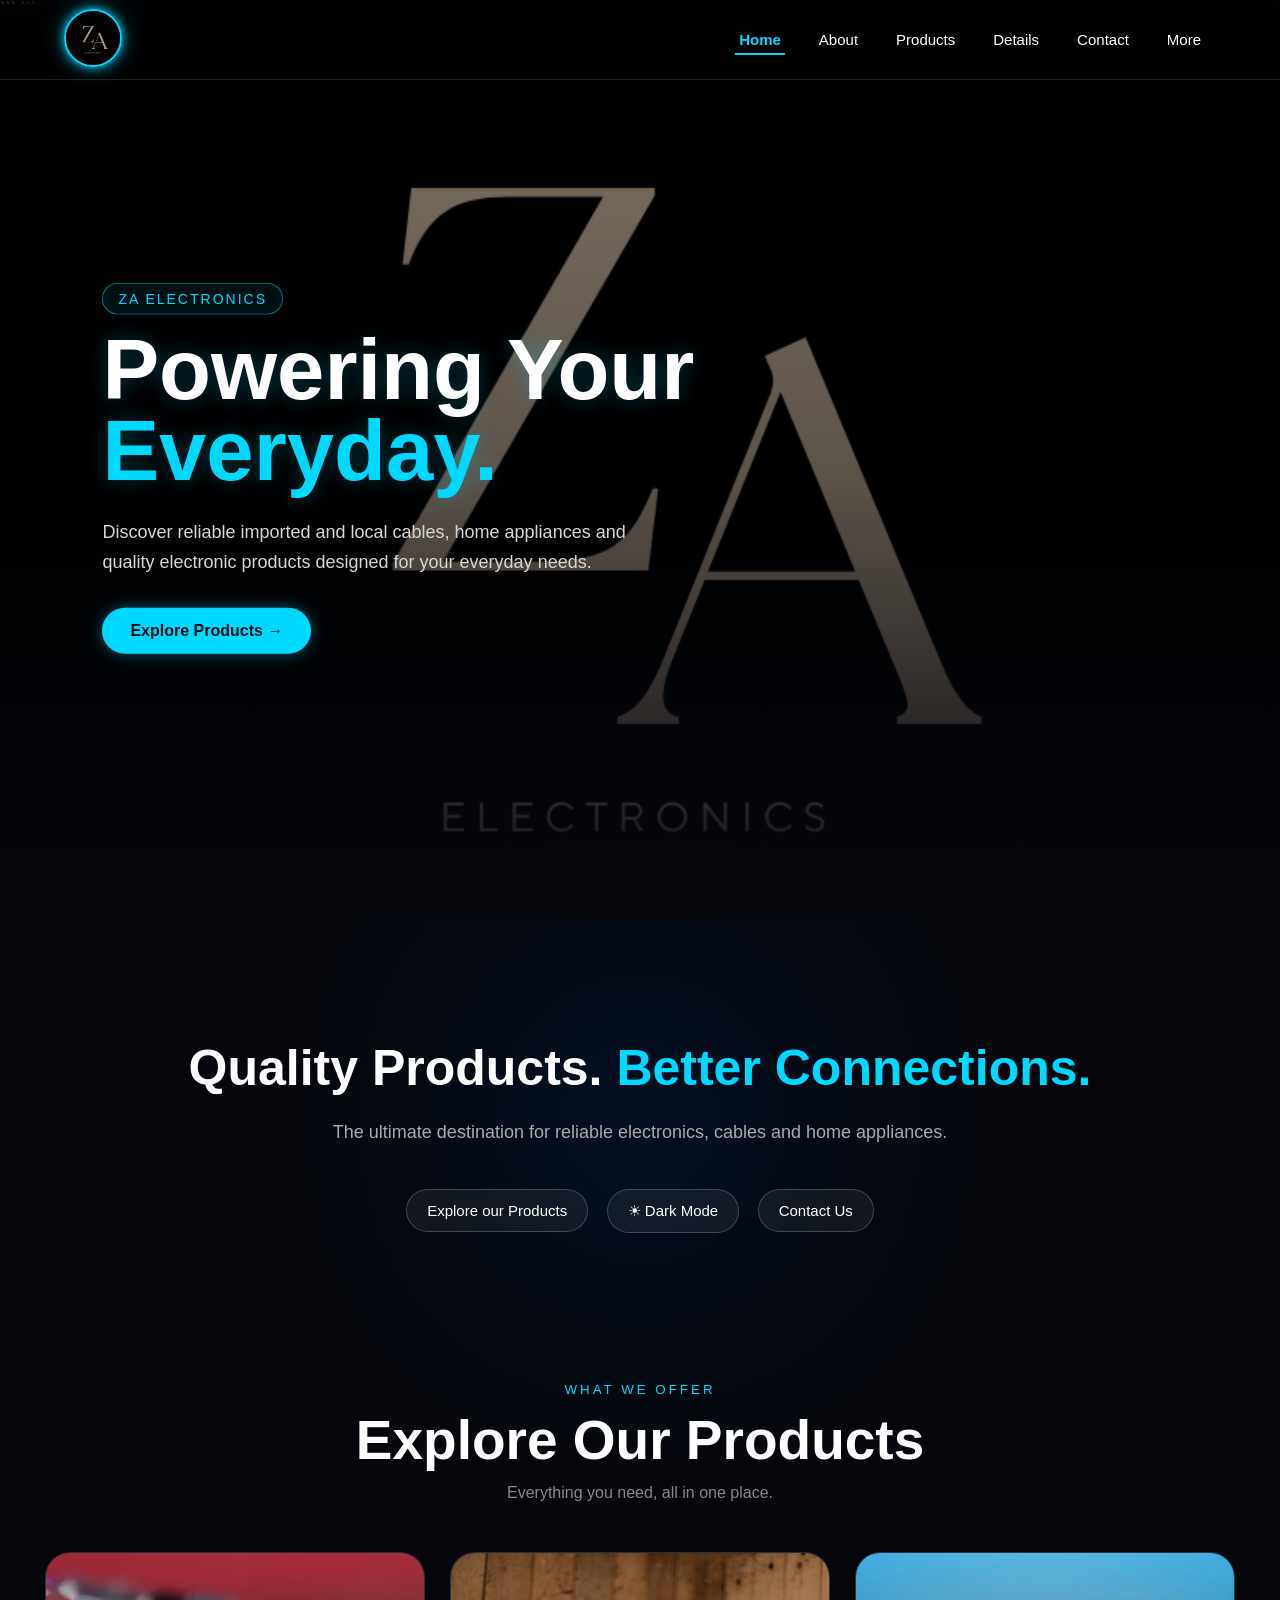
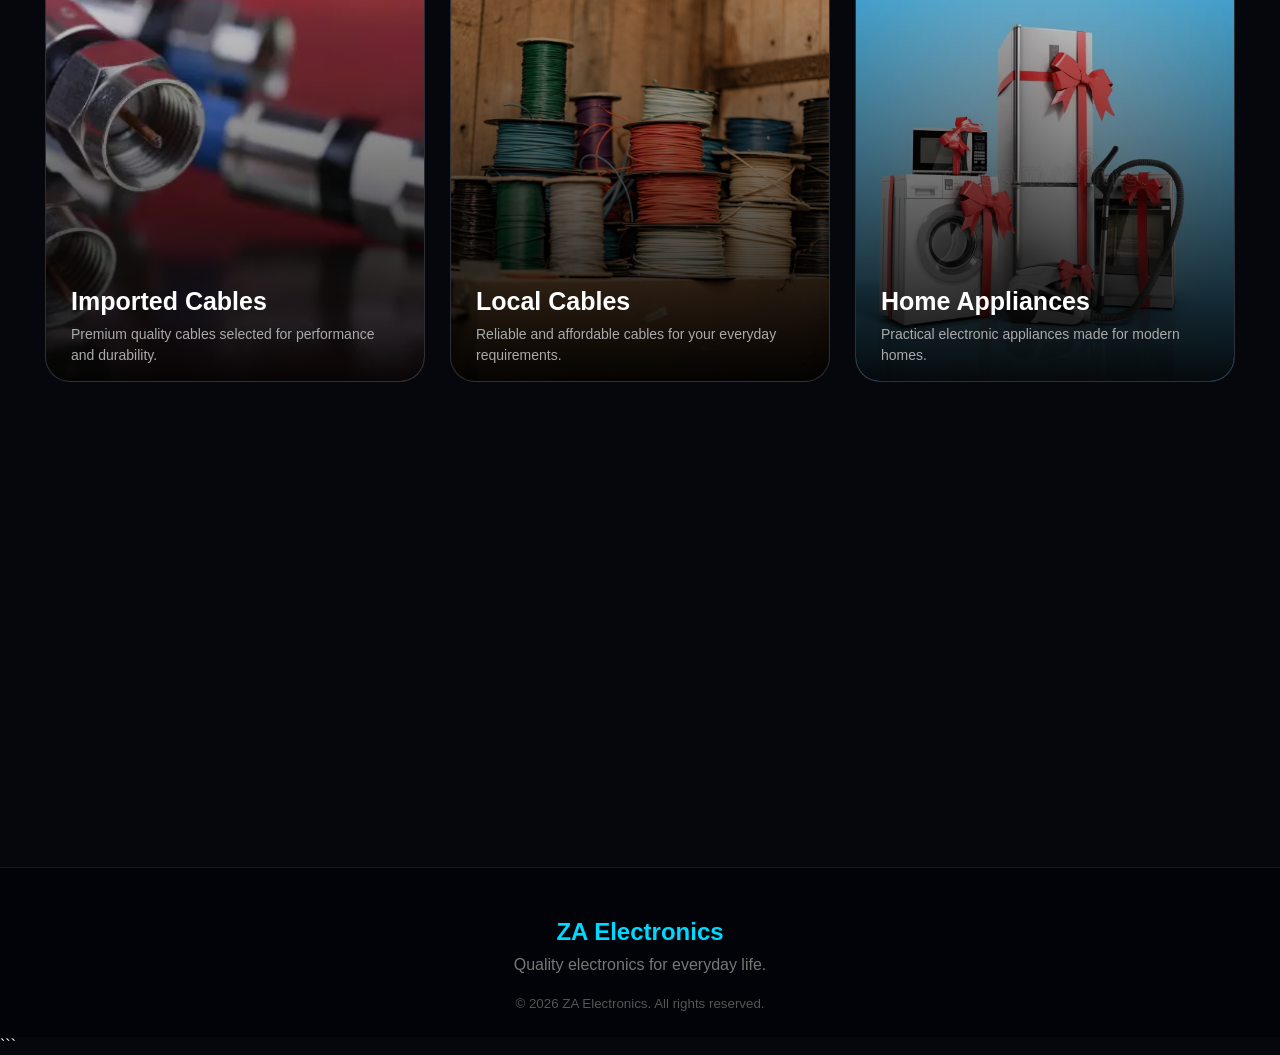
<file: index.html>
<!DOCTYPE html>

<html lang="en">

<head>

```
<meta charset="UTF-8">

<meta
    name="viewport"
    content="width=device-width, initial-scale=1.0"
>

<meta
    name="description"
    content="ZA Electronics - Quality electronics, cables and home appliances."
>

<meta
    name="keywords"
    content="ZA Electronics, electronics, cables, appliances"
>

<meta
    name="author"
    content="ZA Electronics"
>

<title>ZA Electronics | Home</title>

    <link rel="icon" type="image/x-icon" href="za-icon.ico">

<link rel="stylesheet" href="css/index.css">

</head>

<body>

```
<!-- =========================
     HEADER / NAVIGATION
========================== -->

<header>

    <div class="name">

        <a
            href="index.html"
            aria-label="ZA Electronics Home"
        >

            <img
                src="canva/logo.png"
                alt="ZA Electronics Logo"
            >

        </a>

    </div>


    <button
        class="menu-btn"
        id="menuBtn"
        aria-label="Open navigation menu"
        aria-expanded="false"
    >
        ☰
    </button>


    <nav aria-label="Main navigation">

        <ul>

            <li>

                <a
                    href="index.html"
                    class="active"
                    aria-current="page"
                >
                    Home
                </a>

            </li>


            <li>

                <a href="about.html">
                    About
                </a>

            </li>


            <li>

                <a href="products.html">
                    Products
                </a>

            </li>


            <li>

                <a href="details.html">
                    Details
                </a>

            </li>


            <li>

                <a href="contact.html">
                    Contact
                </a>

            </li>

            <li>

                <a href="faq.html">
                    More
                </a>

            </li>

        </ul>

    </nav>

</header>



<!-- =========================
     MAIN CONTENT
========================== -->

<main>


    <!-- =========================
         HERO
    ========================== -->

    <section
        class="hero"
        id="home"
        aria-label="ZA Electronics introduction"
    >

        <div class="hpic">

            <img
                src="canva/logo.png"
                alt="ZA Electronics electronics collection"
            >

        </div>


        <div class="hero-content">

            <span>
                ZA ELECTRONICS
            </span>


            <h1>

                Powering Your
                <strong>Everyday.</strong>

            </h1>


            <p>

                Discover reliable imported and local cables,
                home appliances and quality electronic products
                designed for your everyday needs.

            </p>


            <a
                href="products.html"
                class="hero-btn"
            >
                Explore Products →
            </a>

        </div>

    </section>



    <!-- =========================
         INTRODUCTION
    ========================== -->

    <section
        class="text reveal"
        aria-labelledby="intro-heading"
    >

        <h2 id="intro-heading">

            Quality Products.
            <span>Better Connections.</span>

        </h2>


        <p>

            The ultimate destination for reliable electronics,
            cables and home appliances.

        </p>


        <button type="button">

            <a href="products.html">
                Explore our Products
            </a>

        </button>


        <button
            type="button"
            id="darkModeBtn"
        >
            ☀ Dark Mode
        </button>


        <button type="button">

            <a href="contact.html">
                Contact Us
            </a>

        </button>

    </section>



    <!-- =========================
         PRODUCTS PREVIEW
    ========================== -->

    <section
        class="products-section"
        id="products"
        aria-labelledby="products-heading"
    >


        <div
            class="section-title reveal"
        >

            <small>
                What We Offer
            </small>


            <h2 id="products-heading">
                Explore Our Products
            </h2>


            <p>
                Everything you need, all in one place.
            </p>

        </div>



        <div class="cards">


            <!-- PRODUCT CARD 1 -->

            <article
                class="card reveal"
            >

                <div class="bimg">

                    <img
                        src="images/pic3.jpg"
                        alt="Imported cables"
                    >

                </div>


                <div class="ctext">

                    <h3>
                        Imported Cables
                    </h3>


                    <p>

                        Premium quality cables selected
                        for performance and durability.

                    </p>

                </div>

            </article>



            <!-- PRODUCT CARD 2 -->

            <article
                class="card reveal"
            >

                <div class="bimg">

                    <img
                        src="images/pic4.jpg"
                        alt="Local cables"
                    >

                </div>


                <div class="ctext">

                    <h3>
                        Local Cables
                    </h3>


                    <p>

                        Reliable and affordable cables
                        for your everyday requirements.

                    </p>

                </div>

            </article>



            <!-- PRODUCT CARD 3 -->

            <article
                class="card reveal"
            >

                <div class="bimg">

                    <img
                        src="images/pic13.jpg"
                        alt="Home appliances"
                    >

                </div>


                <div class="ctext">

                    <h3>
                        Home Appliances
                    </h3>


                    <p>

                        Practical electronic appliances
                        made for modern homes.

                    </p>

                </div>

            </article>


        </div>

    </section>



    <!-- =========================
         FEATURES / DETAILS
    ========================== -->

    <aside
        class="features"
        id="details"
        aria-label="Why choose ZA Electronics"
    >


        <article
            class="feature reveal"
        >

            <div
                class="feature-icon"
                aria-hidden="true"
            >
                ⚡
            </div>


            <h3>
                Reliable Quality
            </h3>


            <p>

                Products selected with quality,
                durability and performance in mind.

            </p>

        </article>



        <article
            class="feature reveal"
        >

            <div
                class="feature-icon"
                aria-hidden="true"
            >
                🔌
            </div>


            <h3>
                Wide Selection
            </h3>


            <p>

                From cables to appliances,
                find the electronics you need.

            </p>

        </article>



        <article
            class="feature reveal"
        >

            <div
                class="feature-icon"
                aria-hidden="true"
            >
                🤝
            </div>


            <h3>
                Customer First
            </h3>


            <p>

                We focus on providing products
                that offer real value to customers.

            </p>

        </article>


    </aside>


</main>



<!-- =========================
     FOOTER
========================== -->

<footer>

    <h2>
        ZA Electronics
    </h2>


    <p>
        Quality electronics for everyday life.
    </p>


    <small>

        &copy; 2026 ZA Electronics.
        All rights reserved.

    </small>

</footer>



<!-- =========================
     JAVASCRIPT
========================== -->

<script src="js/index.js">
    



</script>
```

</body>

</html>
</file>
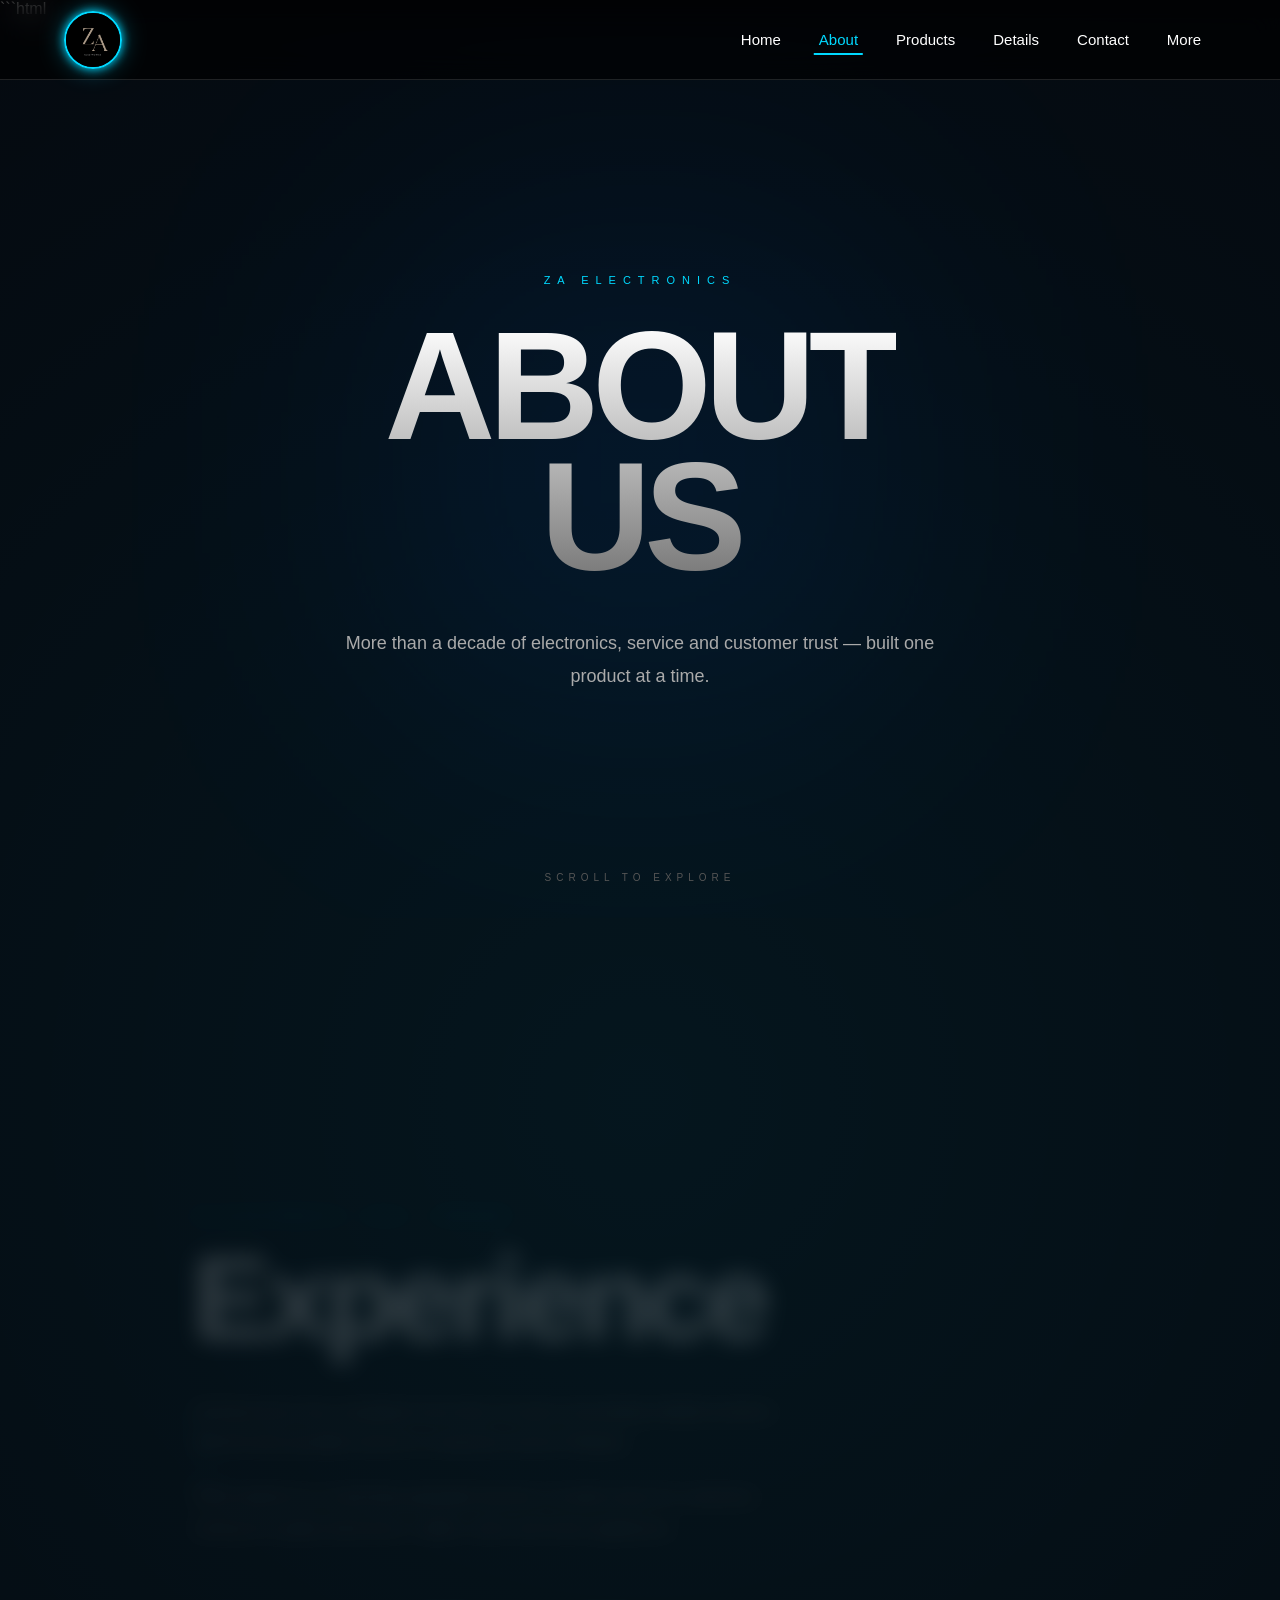
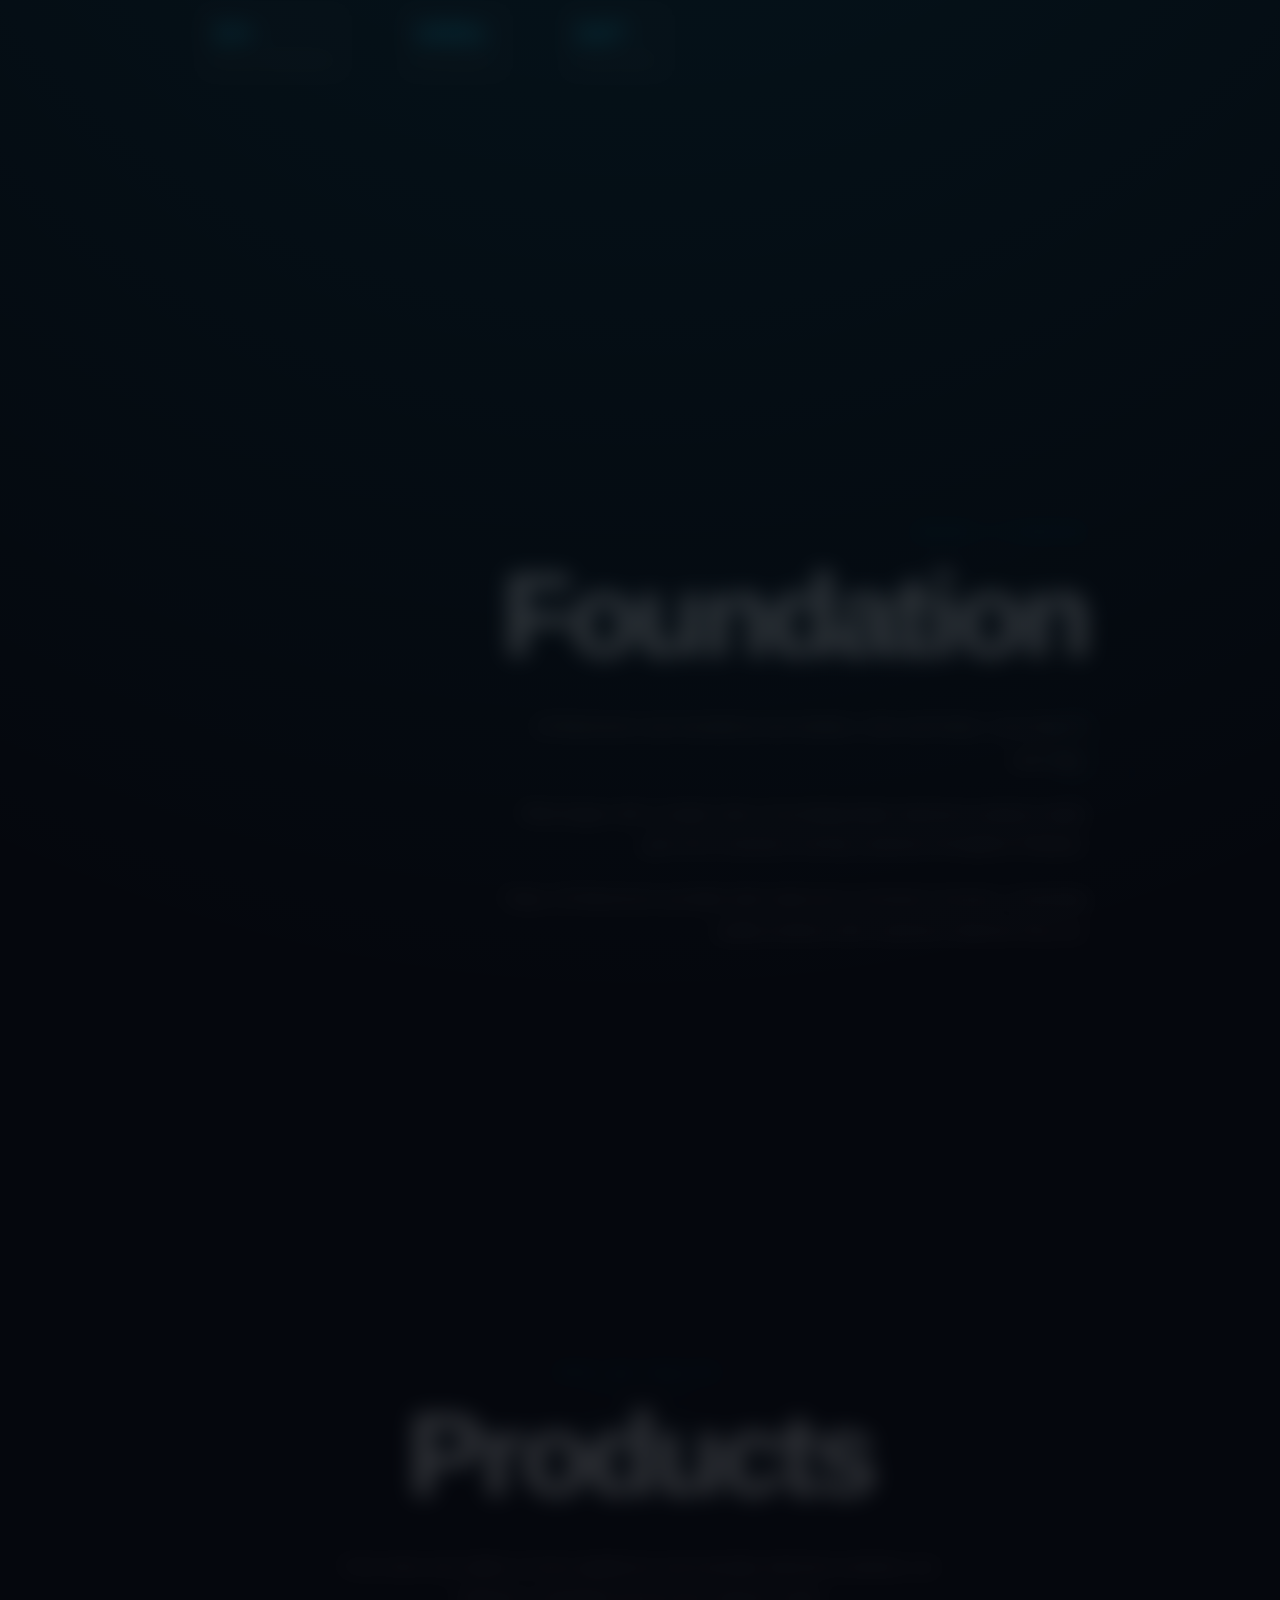
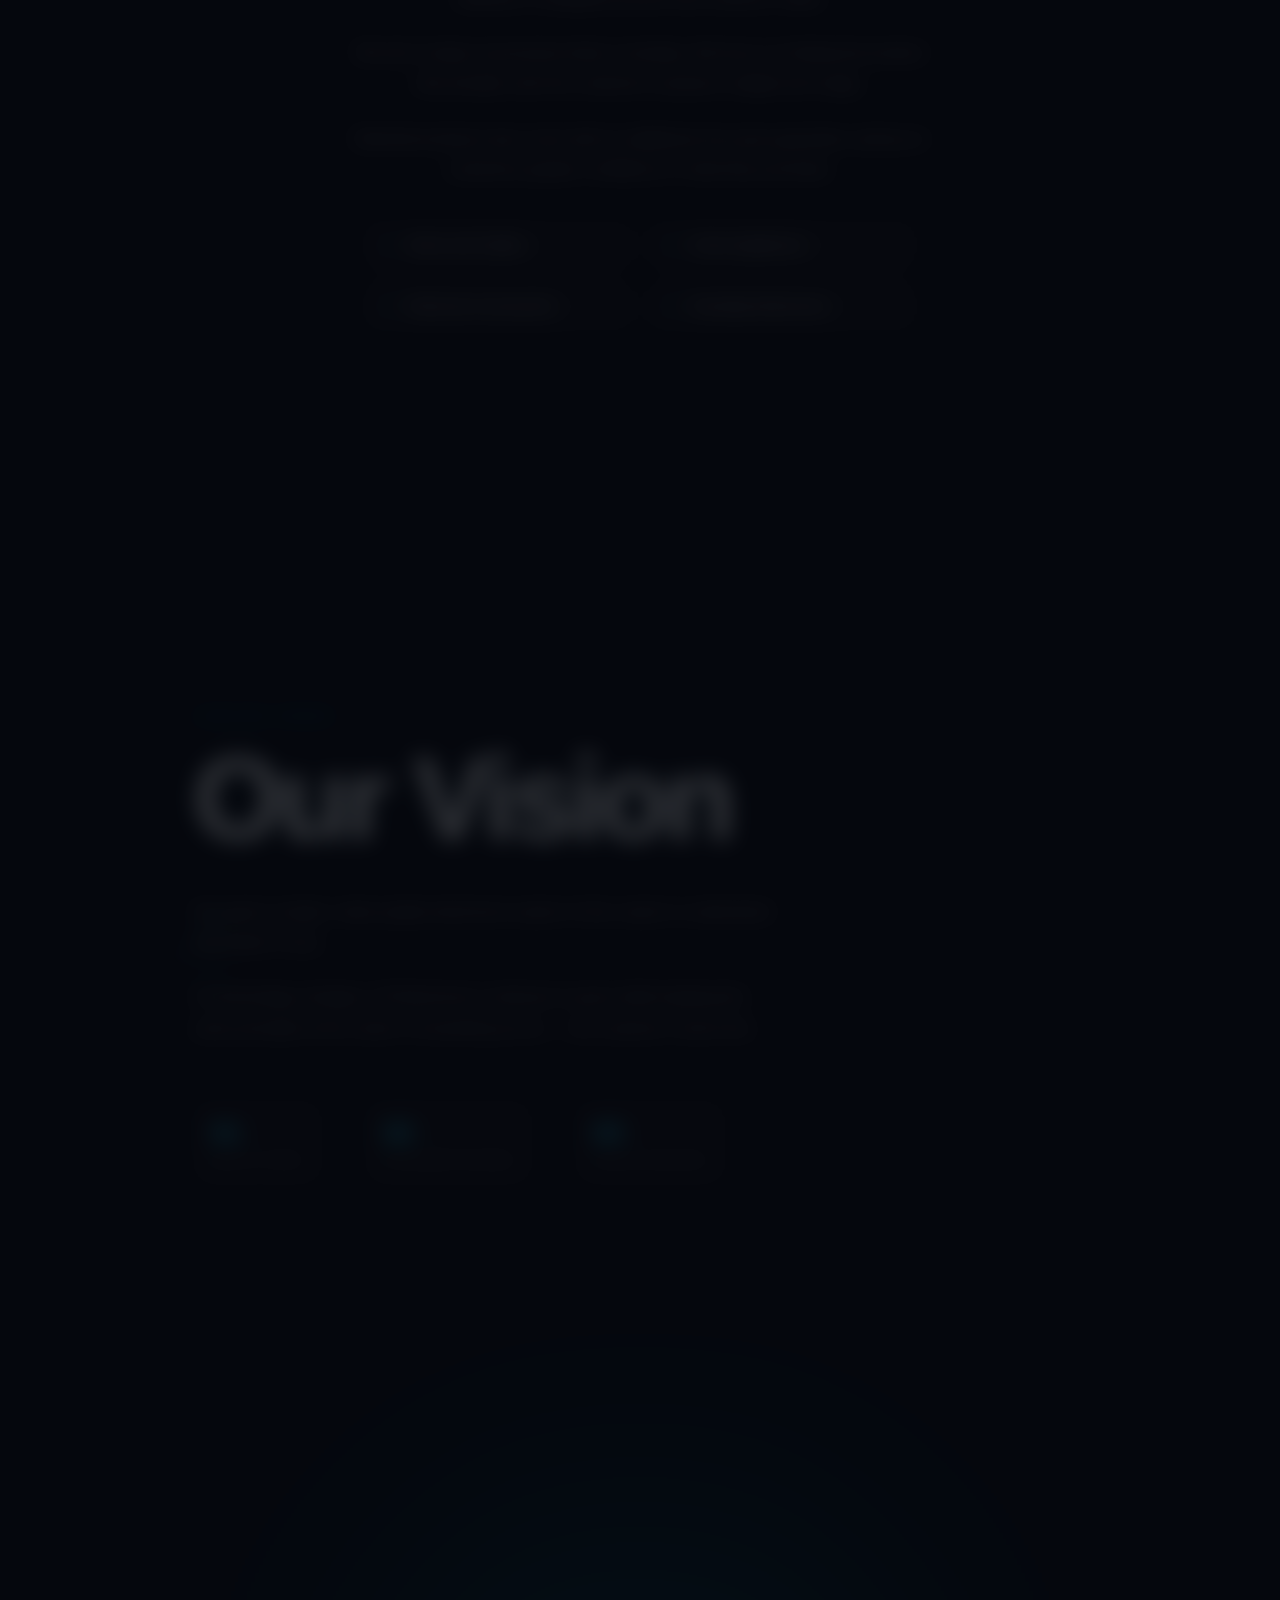
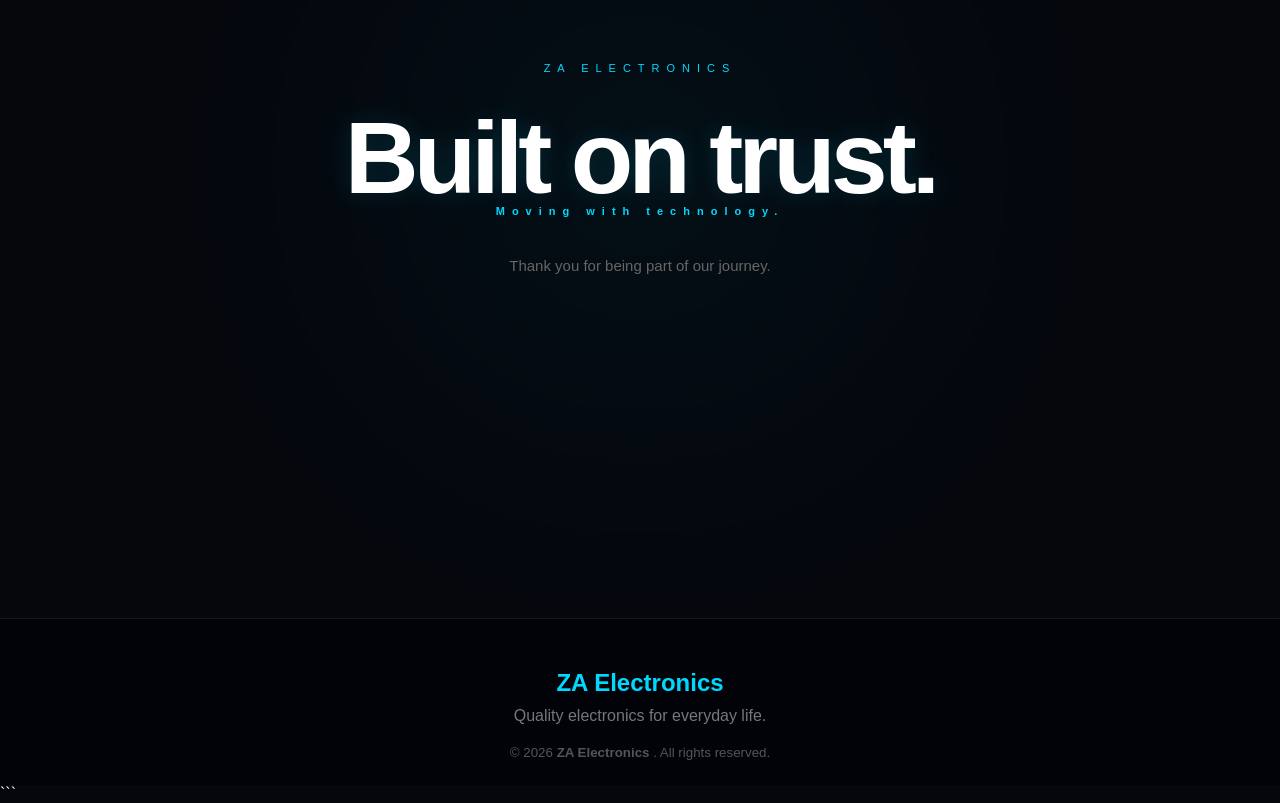
<file: about.html>
```html
<!DOCTYPE html>
<html lang="en">

<head>

    <meta charset="UTF-8">
    <meta name="viewport" content="width=device-width, initial-scale=1.0">

    <title>About | ZA Electronics</title>

    <link rel="stylesheet" href="css/about.css">
    

</head>


<body>


    <!-- =========================
         HEADER
    ========================== -->

    <header>

        <div class="name">

            <a href="index.html">

                <img
                    src="canva/logo.png"
                    alt="ZA Electronics Logo"
                >

            </a>

        </div>

          <button
        class="menu-btn"
        id="menuBtn"
        aria-label="Open navigation menu"
        aria-expanded="false"
    >
        ☰
    </button>


    


        <nav>

            <ul>

                <li>
                    <a href="index.html">
                        Home
                    </a>
                </li>


                <li>
                    <a
                        href="about.html"
                        class="active"
                    >
                        About
                    </a>
                </li>


                <li>
                    <a href="products.html">
                        Products
                    </a>
                </li>


                <li>
                    <a href="details.html">
                        Details
                    </a>
                </li>


                <li>
                    <a href="contact.html">
                        Contact
                    </a>
                </li>

                <li>
                    <a href="faq.html">
                        More 
                    </a>
                </li>

            </ul>

        </nav>

    </header>



    <!-- =========================
         ABOUT PAGE
    ========================== -->

    <main class="about">


        <!-- =========================
             HERO
        ========================== -->

        <section class="about-start">

            <small>
                ZA ELECTRONICS
            </small>


            <h1>

                ABOUT<br>

                <span style="color:#00d9ff;">
                    US
                </span>

            </h1>


            <p>

                More than a decade of electronics,
                service and customer trust —
                built one product at a time.

            </p>


            <div class="scroll-text">

                SCROLL TO EXPLORE

            </div>

        </section>



        <!-- =========================
             EXPERIENCE
        ========================== -->

        <section
            class="intro reveal-section"
        >

            <div class="section-number">
                01
            </div>


            <div class="content">

                <span>
                    ZA ELECTRONICS / 2016 — PRESENT
                </span>


                <h2>
                    Experience
                </h2>


                <p>

                    ZA Electronics has completed more than
                    10 years of providing reliable products
                    and the best possible service to customers
                    across Pakistan.

                </p>


                <p>

                    What started as a small idea gradually
                    became a trusted name for customers looking
                    for quality electronics, cables, wires and
                    home appliances.

                </p>


                <div class="features">


                    <div class="feature">

                        <strong>
                            10+
                        </strong>

                        <span>
                            YEARS EXPERIENCE
                        </span>

                    </div>


                    <div class="feature">

                        <strong>
                            1000s
                        </strong>

                        <span>
                            CUSTOMERS
                        </span>

                    </div>


                    <div class="feature">

                        <strong>
                            24/7
                        </strong>

                        <span>
                            COMMITMENT
                        </span>

                    </div>


                </div>

            </div>


            <div class="line"></div>

        </section>



        <!-- =========================
             FOUNDATION
        ========================== -->

        <section
            class="introo reveal-section"
        >

            <div class="section-number">
                02
            </div>


            <div class="content">

                <span>
                    WHERE IT STARTED
                </span>


                <h2>
                    Foundation
                </h2>


                <p>

                    ZA Electronics was founded by two brothers,
                    Zain and Arslan, more than 11 years ago.

                </p>


                <p>

                    What began with a simple vision of providing
                    better electronic products slowly grew into
                    a business serving customers throughout
                    Pakistan.

                </p>


                <p>

                    Today, ZA Electronics provides both retail
                    and e-commerce services, connecting quality
                    products with customers wherever they are.

                </p>

            </div>


            <div class="line"></div>

        </section>



        <!-- =========================
             PRODUCTS
        ========================== -->

        <section
            class="introoo reveal-section"
        >

            <div class="section-number">
                03
            </div>


            <div class="content">

                <span>
                    WHAT WE PROVIDE
                </span>


                <h2>
                    Products
                </h2>


                <p>

                    From wires and cables to home appliances
                    and everyday electronic products, our
                    collection is designed around real
                    customer needs.

                </p>


                <p>

                    We don't simply recommend what is trending.
                    We focus on finding the product that actually
                    suits the customer's purpose, budget and usage.

                </p>


                <p>

                    Selected products also come with an additional
                    one-year guarantee, giving our customers
                    greater confidence in what they purchase.

                </p>


                <!-- LIST REQUIRED BY ASSIGNMENT -->

                <ul class="product-list">

                    <li>
                        Wires and Cables
                    </li>

                    <li>
                        Home Appliances
                    </li>

                    <li>
                        Electronic Accessories
                    </li>

                    <li>
                        Everyday Electronics
                    </li>

                </ul>

            </div>

        </section>



        <!-- =========================
             VISION
        ========================== -->

        <section
            class="introoooo reveal-section"
        >

            <div class="section-number">
                04
            </div>


            <div class="content">

                <span>
                    LOOKING AHEAD
                </span>


                <h2>
                    Our Vision
                </h2>


                <p>

                    Our goal is simple: make quality electronics
                    easier to find, easier to understand and
                    easier to buy.

                </p>


                <p>

                    As technology changes, ZA Electronics continues
                    to grow while keeping the same principle at
                    the center of everything we do —
                    the customer comes first.

                </p>


                <div class="features">


                    <div class="feature">

                        <strong>
                            01
                        </strong>

                        <span>
                            QUALITY FIRST
                        </span>

                    </div>


                    <div class="feature">

                        <strong>
                            02
                        </strong>

                        <span>
                            CUSTOMER FOCUSED
                        </span>

                    </div>


                    <div class="feature">

                        <strong>
                            03
                        </strong>

                        <span>
                            ALWAYS EVOLVING
                        </span>

                    </div>


                </div>

            </div>


            <div class="line"></div>

        </section>



        <!-- =========================
             ENDING
        ========================== -->

        <section class="ending">

            <span>
                ZA ELECTRONICS
            </span>


            <h2>

                Built on trust.<br>

                <span style="color:#00d9ff;">
                    Moving with technology.
                </span>

            </h2>


            <p>

                Thank you for being part of our journey.

            </p>

        </section>


    </main>



    <!-- =========================
         FOOTER
    ========================== -->

    <footer>

        <h2>
            ZA Electronics
        </h2>


        <p>
            Quality electronics for everyday life.
        </p>


        <small>

            &copy; 2026

            <strong>
                ZA Electronics
            </strong>

            . All rights reserved.

        </small>

    </footer>
<script src="js/about.js">

</script>





</body>

</html>
```
</file>
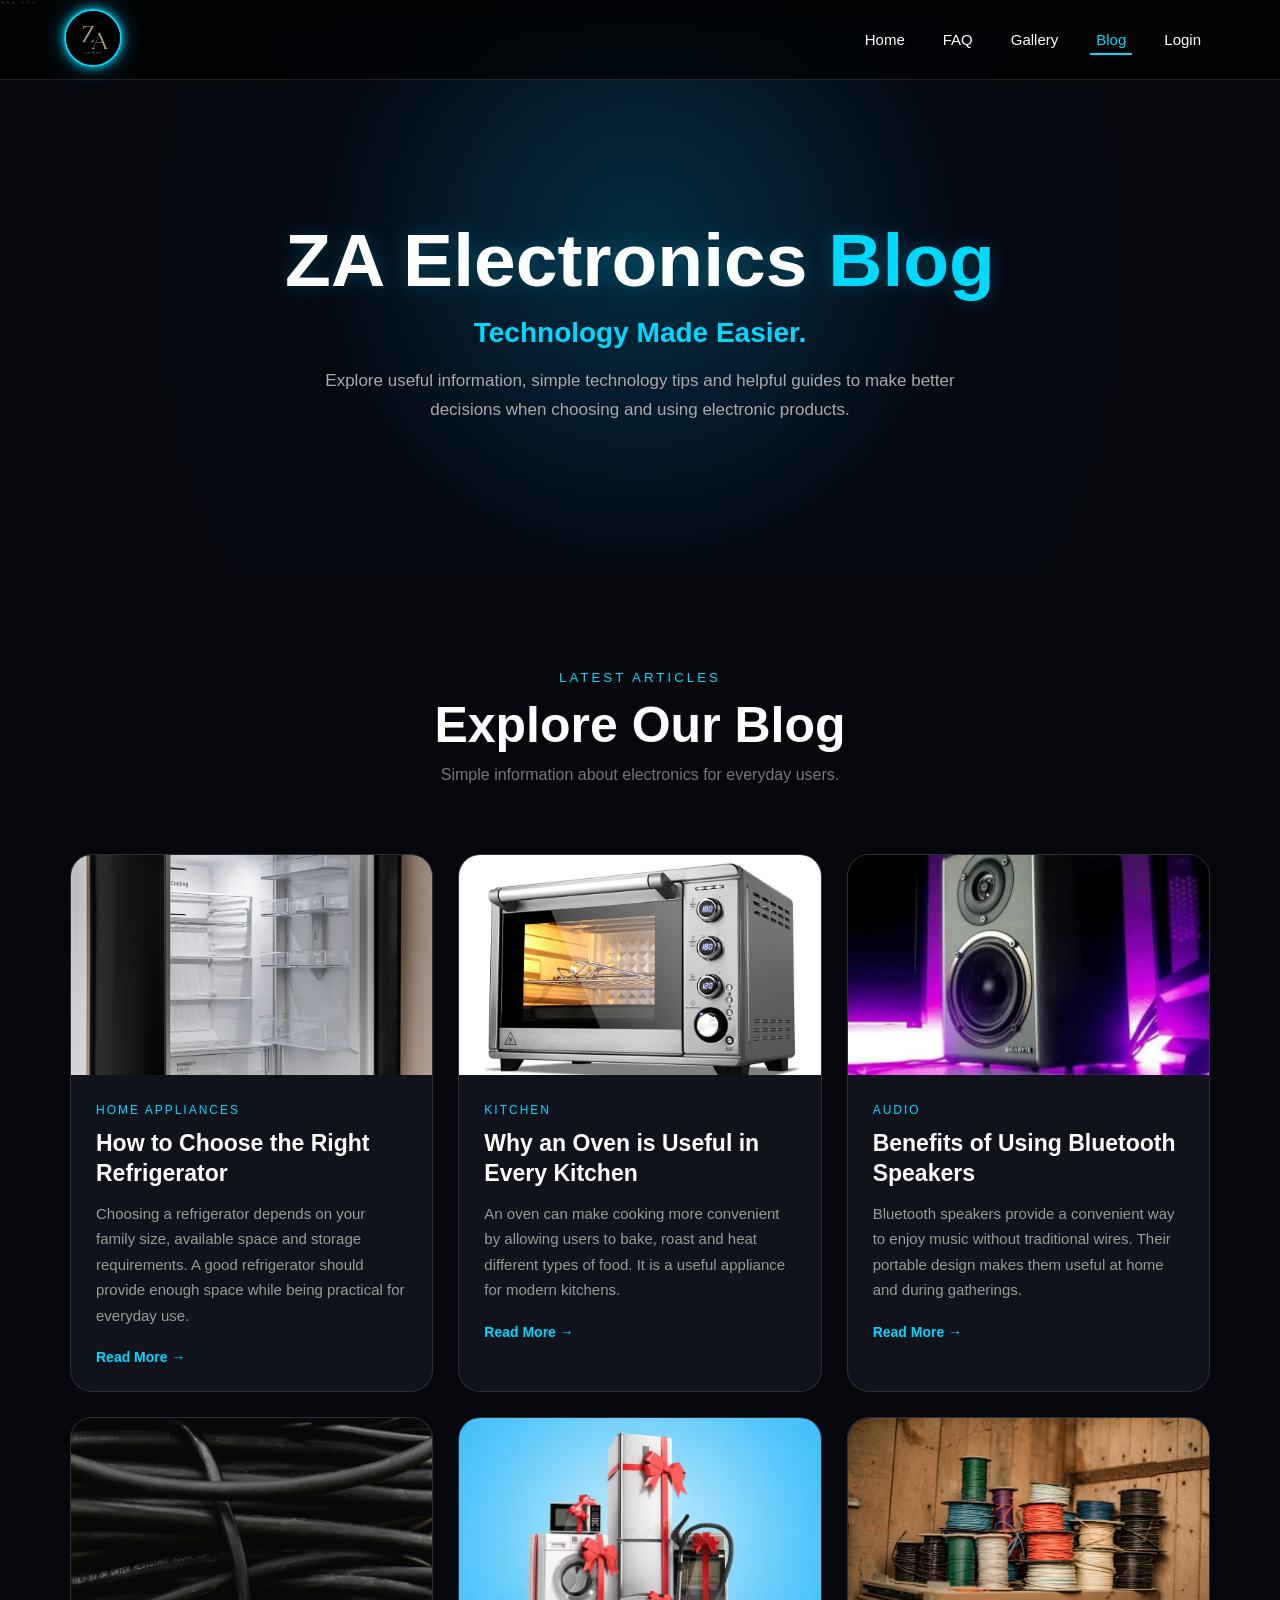
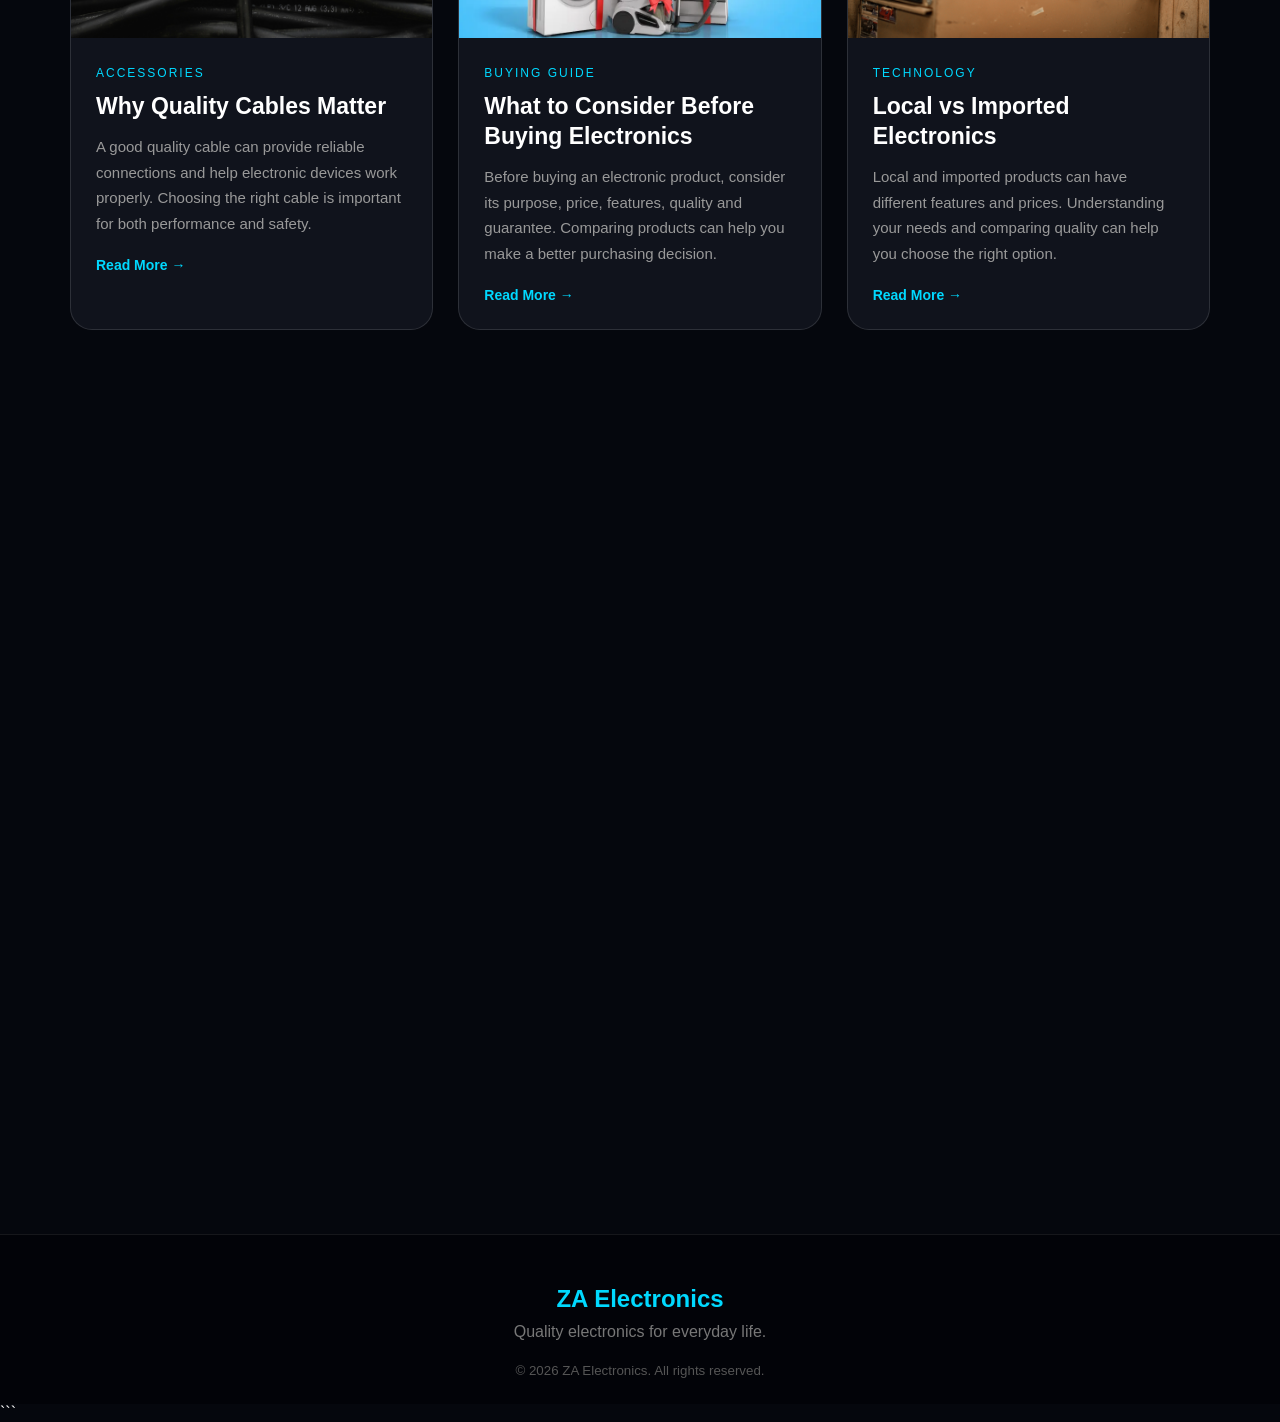
<file: blog.html>
<!DOCTYPE html>

<html lang="en">

<head>

```
<meta charset="UTF-8">

<meta name="viewport" content="width=device-width, initial-scale=1.0">

<title>ZA Electronics - Blog</title>

<link rel="stylesheet" href="css/blog.css">

</head>

<body>

```
<!-- =========================
     NAVIGATION
========================== -->

<header>

    <div class="name">

        <a href="index.html">

            <img
                src="canva/logo.png"
                alt="ZA Electronics Logo"
            >

        </a>

    </div>

    <button
    class="menu-btn"
    id="menuBtn"
    aria-label="Open navigation menu"
    aria-expanded="false"
>
    ☰
</button>


    <nav>

        <ul>

            <li>
                <a href="index.html">
                    Home
                </a>
            </li>

            <li>
                <a href="faq.html">
                    FAQ
                </a>
            </li>

            <li>
                <a href="gallery.html">
                    Gallery
                </a>
            </li>

            

            <li>
                <a href="blog.html"
                class="active"
                aria-current="page">
                    Blog
                </a>
            </li>

            <li>
                <a href="login.html">
                    Login
                </a>
            </li>

        </ul>

    </nav>

</header>



<!-- =========================
     BLOG HERO
========================== -->

<section class="hero">

    <h1>
        ZA Electronics
        <span>Blog</span>
    </h1>


    <h2>
        Technology Made Easier.
    </h2>


    <p>
        Explore useful information, simple technology tips
        and helpful guides to make better decisions when
        choosing and using electronic products.
    </p>

</section>



<!-- =========================
     BLOG HEADING
========================== -->

<section class="blog-heading reveal">

    <small>
        Latest Articles
    </small>


    <h2>
        Explore Our Blog
    </h2>


    <p>
        Simple information about electronics for everyday users.
    </p>

</section>



<!-- =========================
     BLOG POSTS
========================== -->

<section class="blog-container">


    <!-- BLOG 1 -->

    <article class="blog-card reveal">

        <div class="blog-image">

            <img
                src="images/pic14.jpg"
                alt="Refrigerator"
            >

        </div>


        <div class="blog-content">

            <span class="category">
                Home Appliances
            </span>


            <h3>
                How to Choose the Right Refrigerator
            </h3>


            <p>
                Choosing a refrigerator depends on your
                family size, available space and storage
                requirements. A good refrigerator should
                provide enough space while being practical
                for everyday use.
            </p>


            <a href="#"
               class="read-more">
                Read More →
            </a>

        </div>

    </article>



    <!-- BLOG 2 -->

    <article class="blog-card reveal">

        <div class="blog-image">

            <img
                src="images/pic15.jpg"
                alt="Oven"
            >

        </div>


        <div class="blog-content">

            <span class="category">
                Kitchen
            </span>


            <h3>
                Why an Oven is Useful in Every Kitchen
            </h3>


            <p>
                An oven can make cooking more convenient
                by allowing users to bake, roast and heat
                different types of food. It is a useful
                appliance for modern kitchens.
            </p>


            <a href="#"
               class="read-more">
                Read More →
            </a>

        </div>

    </article>



    <!-- BLOG 3 -->

    <article class="blog-card reveal">

        <div class="blog-image">

            <img
                src="images/pic17.jpg"
                alt="Bluetooth Speaker"
            >

        </div>


        <div class="blog-content">

            <span class="category">
                Audio
            </span>


            <h3>
                Benefits of Using Bluetooth Speakers
            </h3>


            <p>
                Bluetooth speakers provide a convenient
                way to enjoy music without traditional
                wires. Their portable design makes them
                useful at home and during gatherings.
            </p>


            <a href="#"
               class="read-more">
                Read More →
            </a>

        </div>

    </article>



    <!-- BLOG 4 -->

    <article class="blog-card reveal">

        <div class="blog-image">

            <img
                src="images/pic1.jpg"
                alt="Electronic Cable"
            >

        </div>


        <div class="blog-content">

            <span class="category">
                Accessories
            </span>


            <h3>
                Why Quality Cables Matter
            </h3>


            <p>
                A good quality cable can provide reliable
                connections and help electronic devices
                work properly. Choosing the right cable
                is important for both performance and safety.
            </p>


            <a href="#"
               class="read-more">
                Read More →
            </a>

        </div>

    </article>



    <!-- BLOG 5 -->

    <article class="blog-card reveal">

        <div class="blog-image">

            <img
                src="images/pic13.jpg"
                alt="Electronics Package"
            >

        </div>


        <div class="blog-content">

            <span class="category">
                Buying Guide
            </span>


            <h3>
                What to Consider Before Buying Electronics
            </h3>


            <p>
                Before buying an electronic product, consider
                its purpose, price, features, quality and
                guarantee. Comparing products can help you
                make a better purchasing decision.
            </p>


            <a href="#"
               class="read-more">
                Read More →
            </a>

        </div>

    </article>



    <!-- BLOG 6 -->

    <article class="blog-card reveal">

        <div class="blog-image">

            <img
                src="images/pic4.jpg"
                alt="Imported Cables"
            >

        </div>


        <div class="blog-content">

            <span class="category">
                Technology
            </span>


            <h3>
                Local vs Imported Electronics
            </h3>


            <p>
                Local and imported products can have different
                features and prices. Understanding your needs
                and comparing quality can help you choose the
                right option.
            </p>


            <a href="#"
               class="read-more">
                Read More →
            </a>

        </div>

    </article>


</section>



<!-- =========================
     FEATURED ARTICLE
========================== -->

<section class="featured reveal">

    <div class="featured-box">


        <div class="featured-image">

            <img
                src="images/pic17.jpg"
                alt="Technology"
            >

        </div>


        <div class="featured-content">

            <small>
                Featured Article
            </small>


            <h2>
                Technology in Everyday Life
            </h2>


            <p>
                Electronics have become an important part
                of modern life. From communication and
                entertainment to cooking and home appliances,
                technology helps us complete everyday tasks
                more easily and efficiently.
            </p>


            <a href="#"
               class="featured-button">
                Read Article
            </a>

        </div>


    </div>

</section>



<!-- =========================
     WHY OUR BLOG
========================== -->

<section class="why-blog reveal">

    <small>
        ZA Electronics
    </small>


    <h2>
        Simple Information.
        <span style="color:#00d9ff;">
            Better Choices.
        </span>
    </h2>


    <p>
        Our blog is designed to provide simple and useful
        information about electronics. We want customers
        to understand products better before making
        their purchasing decisions.
    </p>

</section>



<!-- =========================
     FOOTER
========================== -->

<footer>

    <h2>
        ZA Electronics
    </h2>


    <p>
        Quality electronics for everyday life.
    </p>


    <small>
        &copy; 2026 ZA Electronics.
        All rights reserved.
    </small>

</footer>





<script src="js/blog.js">

   
</script>
```

</body>

</html>
</file>
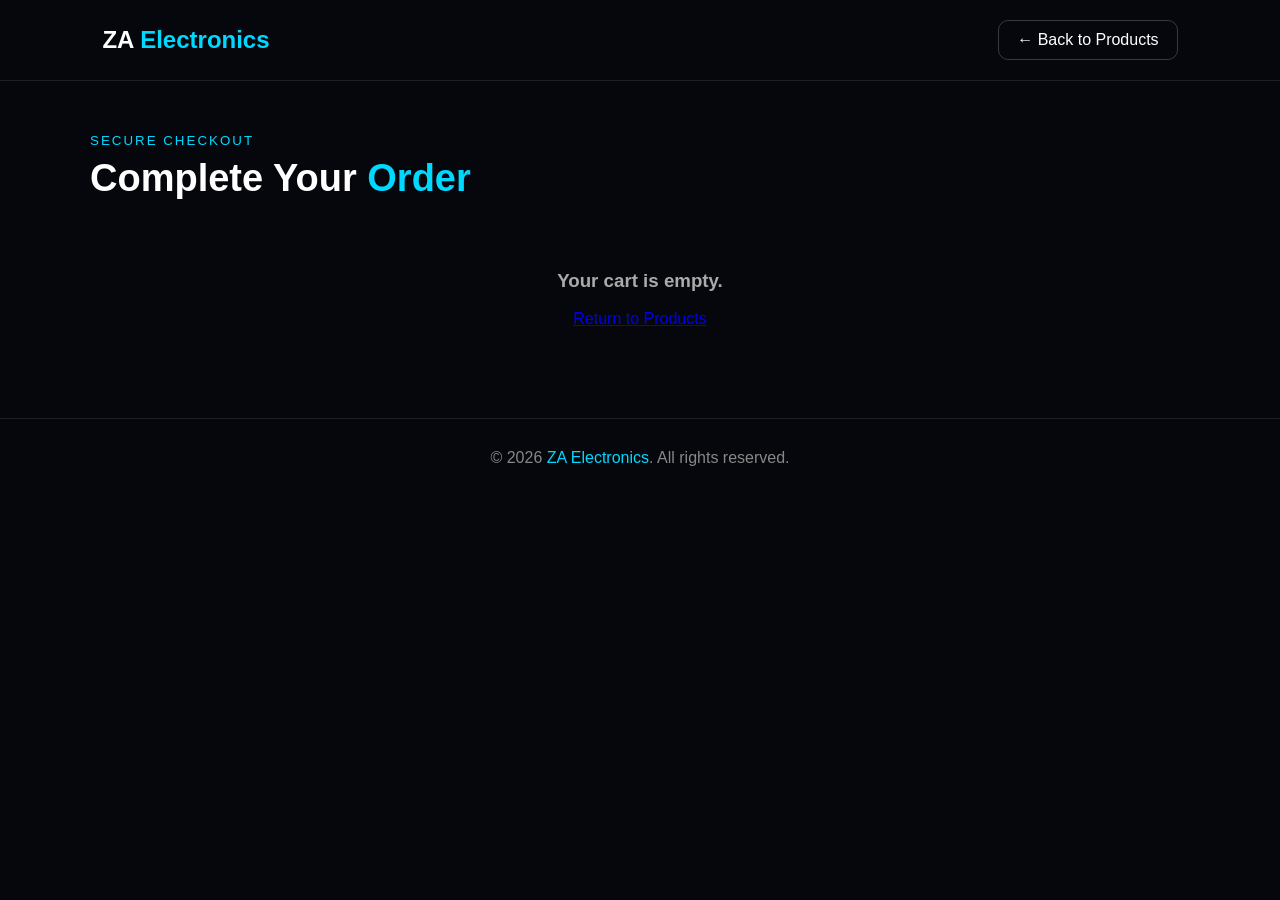
<file: checkout.html>
<!DOCTYPE html>
<html lang="en">

<head>

    <meta charset="UTF-8">

    <meta
        name="viewport"
        content="width=device-width, initial-scale=1.0"
    >

    <title>Checkout | ZA Electronics</title>

    <style>

        * {
            box-sizing: border-box;
            margin: 0;
            padding: 0;
        }

        body {
            font-family: Arial, sans-serif;
            background: #05070d;
            color: #ffffff;
            min-height: 100vh;
        }

        header {
            padding: 20px 8%;
            border-bottom: 1px solid rgba(255,255,255,0.1);
            display: flex;
            justify-content: space-between;
            align-items: center;
        }

        header h1 {
            font-size: 24px;
        }

        header h1 span {
            color: #00d9ff;
        }

        header a {
            color: #ffffff;
            text-decoration: none;
            padding: 10px 18px;
            border: 1px solid rgba(255,255,255,0.2);
            border-radius: 10px;
        }

        header a:hover {
            border-color: #00d9ff;
            color: #00d9ff;
        }

        main {
            width: 90%;
            max-width: 1100px;
            margin: 50px auto;
        }

        .page-heading {
            margin-bottom: 30px;
        }

        .page-heading small {
            color: #00d9ff;
            text-transform: uppercase;
            letter-spacing: 2px;
        }

        .page-heading h2 {
            font-size: 38px;
            margin-top: 8px;
        }

        .checkout-container {
            display: grid;
            grid-template-columns: 1fr 1fr;
            gap: 25px;
        }

        .checkout-card {
            background: rgba(255,255,255,0.04);
            border: 1px solid rgba(255,255,255,0.1);
            border-radius: 18px;
            padding: 30px;
            backdrop-filter: blur(10px);
        }

        .checkout-card h3 {
            margin-bottom: 25px;
            font-size: 22px;
        }

        .checkout-card h3 span {
            color: #00d9ff;
        }

        .form-group {
            margin-bottom: 18px;
        }

        .form-group label {
            display: block;
            margin-bottom: 7px;
            font-size: 14px;
            color: #cccccc;
        }

        .form-group input,
        .form-group textarea {
            width: 100%;
            padding: 13px 15px;
            background: rgba(255,255,255,0.05);
            border: 1px solid rgba(255,255,255,0.15);
            border-radius: 10px;
            color: #ffffff;
            outline: none;
            font-size: 15px;
        }

        .form-group textarea {
            min-height: 110px;
            resize: vertical;
        }

        .form-group input:focus,
        .form-group textarea:focus {
            border-color: #00d9ff;
        }

        #orderItems {
            margin-bottom: 20px;
        }

        .order-item {
            display: grid;
            grid-template-columns: 1fr auto;
            gap: 15px;
            padding: 15px 0;
            border-bottom: 1px solid rgba(255,255,255,0.1);
        }

        .order-item-name {
            font-weight: bold;
        }

        .order-item-details {
            margin-top: 5px;
            color: #aaaaaa;
            font-size: 14px;
        }

        .order-item-total {
            font-weight: bold;
        }

        .order-total {
            display: flex;
            justify-content: space-between;
            margin-top: 25px;
            padding-top: 20px;
            border-top: 1px solid rgba(255,255,255,0.2);
            font-size: 20px;
        }

        .order-total strong {
            color: #00d9ff;
        }

        #placeOrderButton {
            width: 100%;
            margin-top: 25px;
            padding: 15px;
            border: none;
            border-radius: 12px;
            background: #00d9ff;
            color: #05070d;
            font-size: 16px;
            font-weight: bold;
            cursor: pointer;
        }

        #placeOrderButton:hover {
            opacity: 0.85;
        }

        #emptyMessage {
            text-align: center;
            padding: 40px 20px;
            color: #aaaaaa;
        }

        footer {
            text-align: center;
            padding: 30px;
            margin-top: 50px;
            border-top: 1px solid rgba(255,255,255,0.1);
            color: #888888;
        }

        footer span {
            color: #00d9ff;
        }

        @media (max-width: 800px) {

            .checkout-container {
                grid-template-columns: 1fr;
            }

            .page-heading h2 {
                font-size: 30px;
            }

            header {
                padding: 20px;
            }

            main {
                width: 92%;
            }

        }

    </style>

</head>

<body>

<header>

    <h1>
        ZA <span>Electronics</span>
    </h1>

    <a href="products.html">
        ← Back to Products
    </a>

</header>


<main>

    <section class="page-heading">

        <small>
            Secure Checkout
        </small>

        <h2>
            Complete Your <span style="color:#00d9ff;">Order</span>
        </h2>

    </section>


    <div
        id="emptyMessage"
        style="display:none;"
    >

        <h3>
            Your cart is empty.
        </h3>

        <br>

        <a href="products.html">
            Return to Products
        </a>

    </div>


    <div
        class="checkout-container"
        id="checkoutContainer"
    >

        <!-- CUSTOMER INFORMATION -->

        <section class="checkout-card">

            <h3>
                Customer <span>Information</span>
            </h3>


           <form id="checkoutForm" action="place-order.php" method="POST">

                <div class="form-group">

                    <label for="customerName">
                        Full Name
                    </label>

                    <input
                        type="text"
                        id="customerName"
                        name="customerName"
                        required
                    >

                </div>


                <div class="form-group">

                    <label for="customerEmail">
                        Email
                    </label>

                    <input
                        type="email"
                        id="customerEmail"
                        name="customerEmail"
                        required
                    >

                </div>


                <div class="form-group">

                    <label for="customerPhone">
                        Phone Number
                    </label>

                    <input
                        type="tel"
                        id="customerPhone"
                        name="customerPhone"
                        required
                    >

                </div>


                <div class="form-group">

                    <label for="deliveryAddress">
                        Delivery Address
                    </label>

                    <textarea
                        id="deliveryAddress"
                        name="deliveryAddress"
                        required
                    ></textarea>

                </div>


                <button
                    type="submit"
                    id="placeOrderButton"
                >
                    Place Order
                </button>

            </form>

        </section>


        <!-- ORDER SUMMARY -->

        <section class="checkout-card">

            <h3>
                Order <span>Summary</span>
            </h3>


            <div id="orderItems"></div>


            <div class="order-total">

                <span>
                    Total
                </span>

                <strong>
                    Rs <span id="orderTotal">0</span>
                </strong>

            </div>

        </section>

    </div>

</main>


<footer>

    © 2026
    <span>ZA Electronics</span>.
    All rights reserved.

</footer>


<script>

    /* =====================================================
       LOAD CART
    ===================================================== */

    const cart =
        JSON.parse(
            localStorage.getItem("zaCart")
        ) || [];


    const orderItems =
        document.getElementById(
            "orderItems"
        );


    const orderTotal =
        document.getElementById(
            "orderTotal"
        );


    const checkoutContainer =
        document.getElementById(
            "checkoutContainer"
        );


    const emptyMessage =
        document.getElementById(
            "emptyMessage"
        );


    /* =====================================================
       CHECK IF CART IS EMPTY
    ===================================================== */

    if (cart.length === 0) {

        checkoutContainer.style.display =
            "none";

        emptyMessage.style.display =
            "block";

    }


    /* =====================================================
       DISPLAY ORDER
    ===================================================== */

    let total = 0;


    cart.forEach(item => {

        const subtotal =
            item.price *
            item.quantity;


        total += subtotal;


        const orderItem =
            document.createElement(
                "div"
            );


        orderItem.className =
            "order-item";


        orderItem.innerHTML = `

            <div>

                <div class="order-item-name">
                    ${item.name}
                </div>

                <div class="order-item-details">

                    Rs ${item.price.toLocaleString()}
                    ×
                    ${item.quantity}

                </div>

            </div>


            <div class="order-item-total">

                Rs ${subtotal.toLocaleString()}

            </div>

        `;


        orderItems.appendChild(
            orderItem
        );

    });


    orderTotal.textContent =
        total.toLocaleString();


    /* =====================================================
       CHECKOUT FORM
    ===================================================== */

    const checkoutForm =
        document.getElementById(
            "checkoutForm"
        );


checkoutForm.addEventListener("submit", function (event) {
    event.preventDefault();

    if (cart.length === 0) {
        alert("Your cart is empty.");
        return;
    }

    const customerName =
        document.getElementById("customerName").value.trim();

    const customerEmail =
        document.getElementById("customerEmail").value.trim();

    const customerPhone =
        document.getElementById("customerPhone").value.trim();

    const deliveryAddress =
        document.getElementById("deliveryAddress").value.trim();

    if (
        customerName === "" ||
        customerEmail === "" ||
        customerPhone === "" ||
        deliveryAddress === ""
    ) {
        alert("Please complete all checkout fields.");
        return;
    }

    /*
        Create a hidden field containing
        the current shopping cart.
    */

    const cartInput = document.createElement("input");

    cartInput.type = "hidden";
    cartInput.name = "cart";
    cartInput.value = JSON.stringify(cart);

    checkoutForm.appendChild(cartInput);

    checkoutForm.submit();
});

</script>

</body>

</html>
</file>
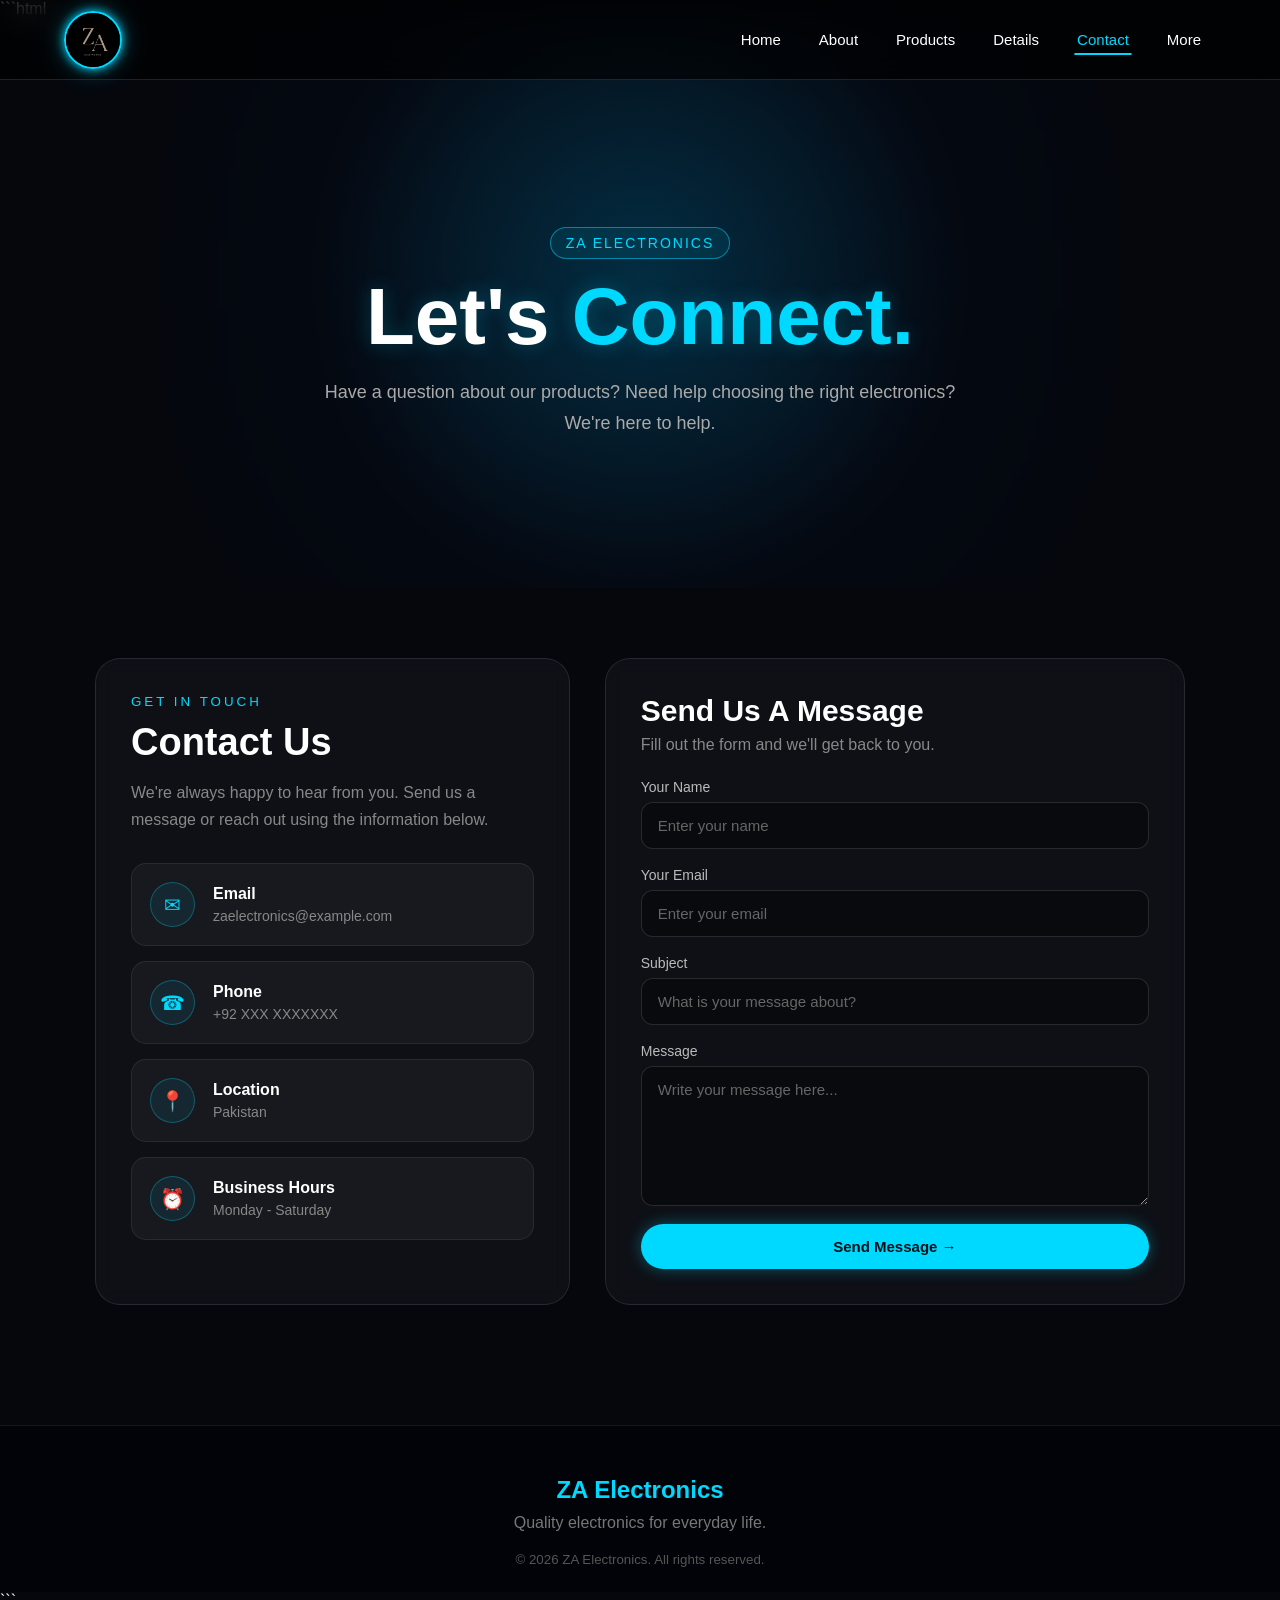
<file: contact.html>
```html
<!DOCTYPE html>
<html lang="en">

<head>

    <meta charset="UTF-8">
    <meta name="viewport" content="width=device-width, initial-scale=1.0">

    <title>ZA Electronics - Contact</title>
<link rel="stylesheet" href="css/contact.css">

</head>


<body>


    <!-- =========================
         NAVIGATION
    ========================== -->

    <header>

        <div class="name">

            <a href="index.html">

                <img
                    src="canva/logo.png"
                    alt="ZA Electronics Logo"
                >

            </a>

        </div>

        <button
    class="menu-btn"
    id="menuBtn"
    aria-label="Open navigation menu"
    aria-expanded="false"
>
    ☰
</button>


        <nav>

            <ul>

                <li>
                    <a href="index.html">
                        Home
                    </a>
                </li>

                <li>
                    <a href="about.html">
                        About
                    </a>
                </li>

                <li>
                    <a href="products.html">
                        Products
                    </a>
                </li>

                <li>
                    <a href="details.html">
                        Details
                    </a>
                </li>

                <li>
                    <a href="contact.html"
                    class="active"
                     aria-current="page">
                        Contact
                    </a>
                </li>

                <li>
                    <a href="faq.html">
                        More
                    </a>
                </li>

            </ul>

        </nav>

    </header>



    <!-- =========================
         CONTACT HERO
    ========================== -->

    <section
        class="contact-hero"
        id="home"
    >

        <span>
            ZA ELECTRONICS
        </span>


        <h1>

            Let's
            <strong>Connect.</strong>

        </h1>


        <p>

            Have a question about our products?
            Need help choosing the right electronics?
            We're here to help.

        </p>

    </section>



    <!-- =========================
         CONTACT SECTION
    ========================== -->

    <section
        class="contact-section"
        id="contact"
    >


        <!-- CONTACT INFORMATION -->

        <div class="contact-info reveal">

            <small>
                Get In Touch
            </small>


            <h2>
                Contact Us
            </h2>


            <p>

                We're always happy to hear from you.
                Send us a message or reach out using
                the information below.

            </p>



            <!-- EMAIL -->

            <div class="info-box">

                <div class="info-icon">
                    ✉
                </div>

                <div>

                    <h3>
                        Email
                    </h3>

                    <p>
                        zaelectronics@example.com
                    </p>

                </div>

            </div>



            <!-- PHONE -->

            <div class="info-box">

                <div class="info-icon">
                    ☎
                </div>

                <div>

                    <h3>
                        Phone
                    </h3>

                    <p>
                        +92 XXX XXXXXXX
                    </p>

                </div>

            </div>



            <!-- LOCATION -->

            <div class="info-box">

                <div class="info-icon">
                    📍
                </div>

                <div>

                    <h3>
                        Location
                    </h3>

                    <p>
                        Pakistan
                    </p>

                </div>

            </div>



            <!-- HOURS -->

            <div class="info-box">

                <div class="info-icon">
                    ⏰
                </div>

                <div>

                    <h3>
                        Business Hours
                    </h3>

                    <p>
                        Monday - Saturday
                    </p>

                </div>

            </div>

        </div>



        <!-- CONTACT FORM -->

        <div class="contact-form reveal">

            <h2>
                Send Us A Message
            </h2>


            <p>
                Fill out the form and we'll get back to you.
            </p>



            <form>


                <!-- NAME -->

                <div class="input-group">

                    <label for="name">
                        Your Name
                    </label>

                    <input
                        type="text"
                        id="name"
                        placeholder="Enter your name"
                        required
                    >

                </div>



                <!-- EMAIL -->

                <div class="input-group">

                    <label for="email">
                        Your Email
                    </label>

                    <input
                        type="email"
                        id="email"
                        placeholder="Enter your email"
                        required
                    >

                </div>



                <!-- SUBJECT -->

                <div class="input-group">

                    <label for="subject">
                        Subject
                    </label>

                    <input
                        type="text"
                        id="subject"
                        placeholder="What is your message about?"
                        required
                    >

                </div>



                <!-- MESSAGE -->

                <div class="input-group">

                    <label for="message">
                        Message
                    </label>

                    <textarea
                        id="message"
                        placeholder="Write your message here..."
                        required
                    ></textarea>

                </div>



                <!-- SEND -->

                <button
                    type="submit"
                    class="send-btn"
                >

                    Send Message →

                </button>


            </form>

        </div>


    </section>



    <!-- =========================
         FOOTER
    ========================== -->

    <footer>

        <h2>
            ZA Electronics
        </h2>


        <p>
            Quality electronics for everyday life.
        </p>


        <small>

            &copy; 2026 ZA Electronics.
            All rights reserved.

        </small>

    </footer>



    <!-- =========================
         JAVASCRIPT
    ========================== -->

    <script src="js/contact.js">


       
    </script>


</body>

</html>
```
</file>
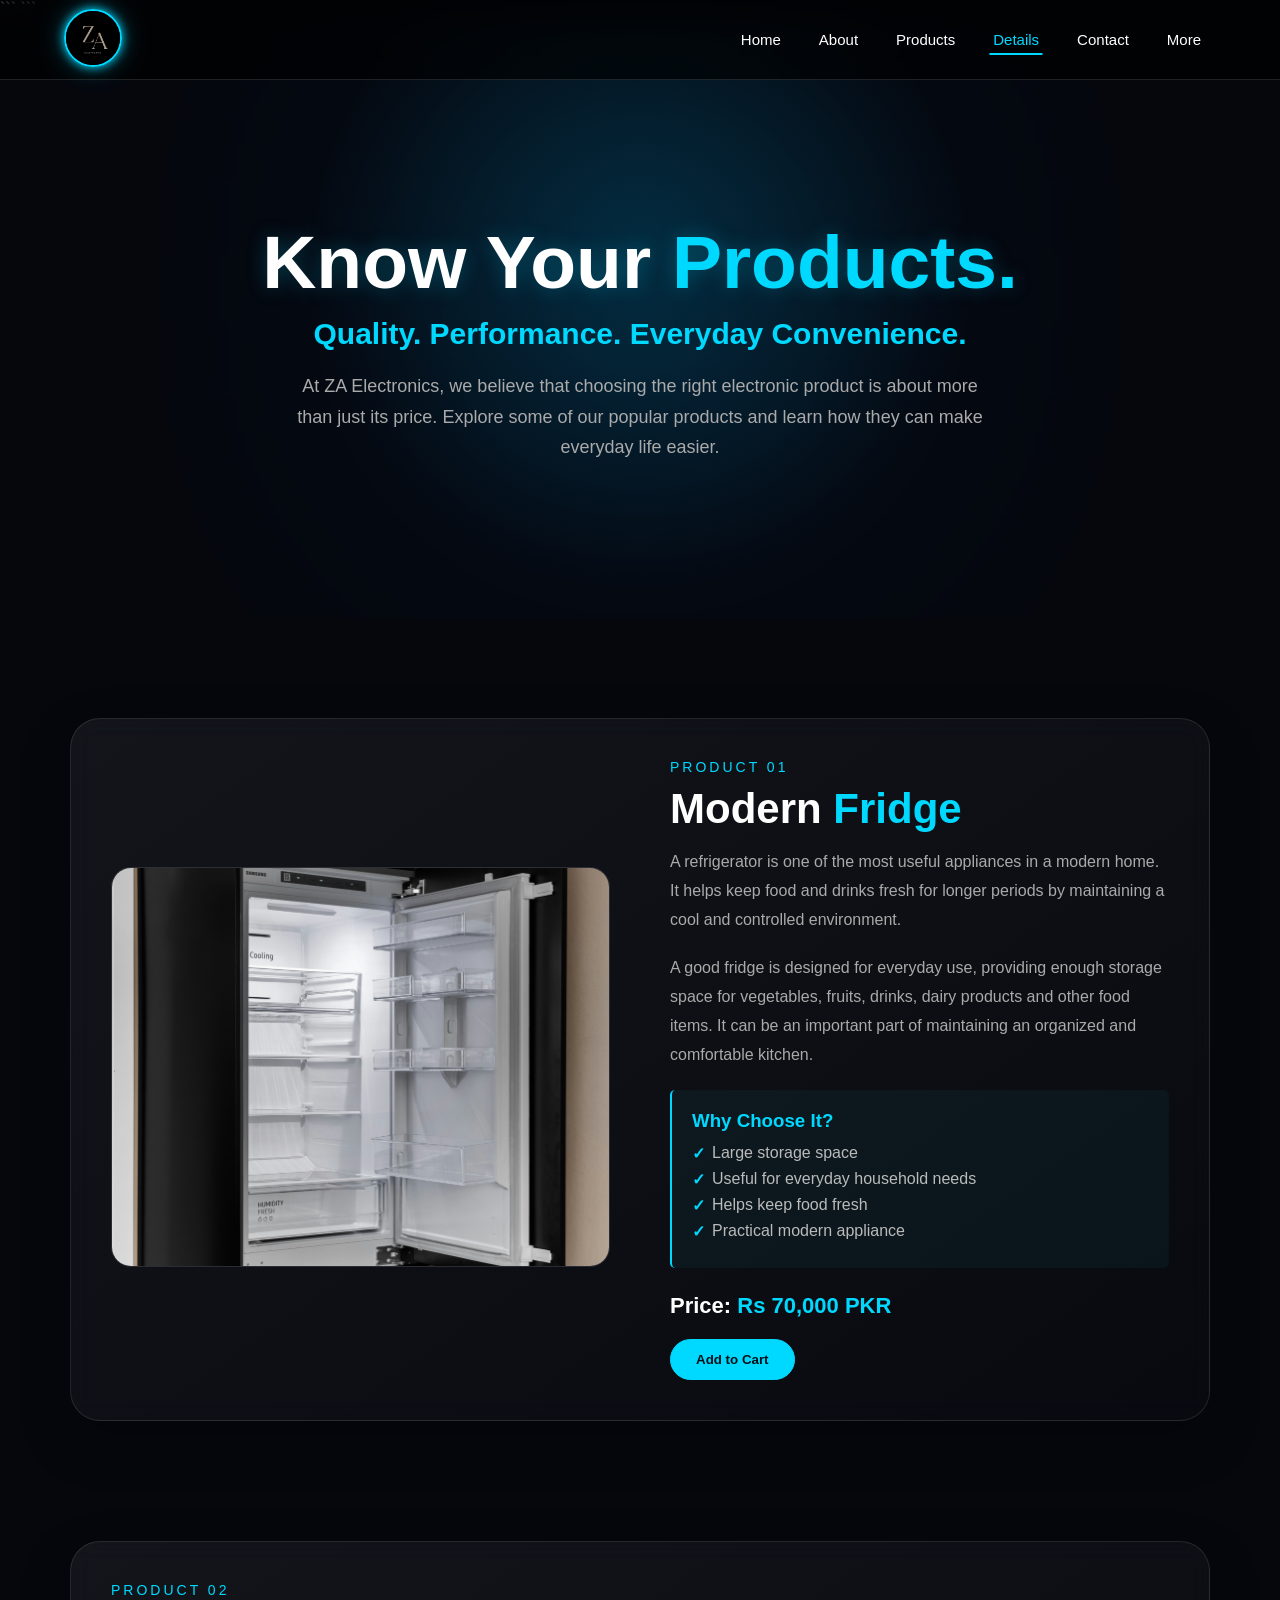
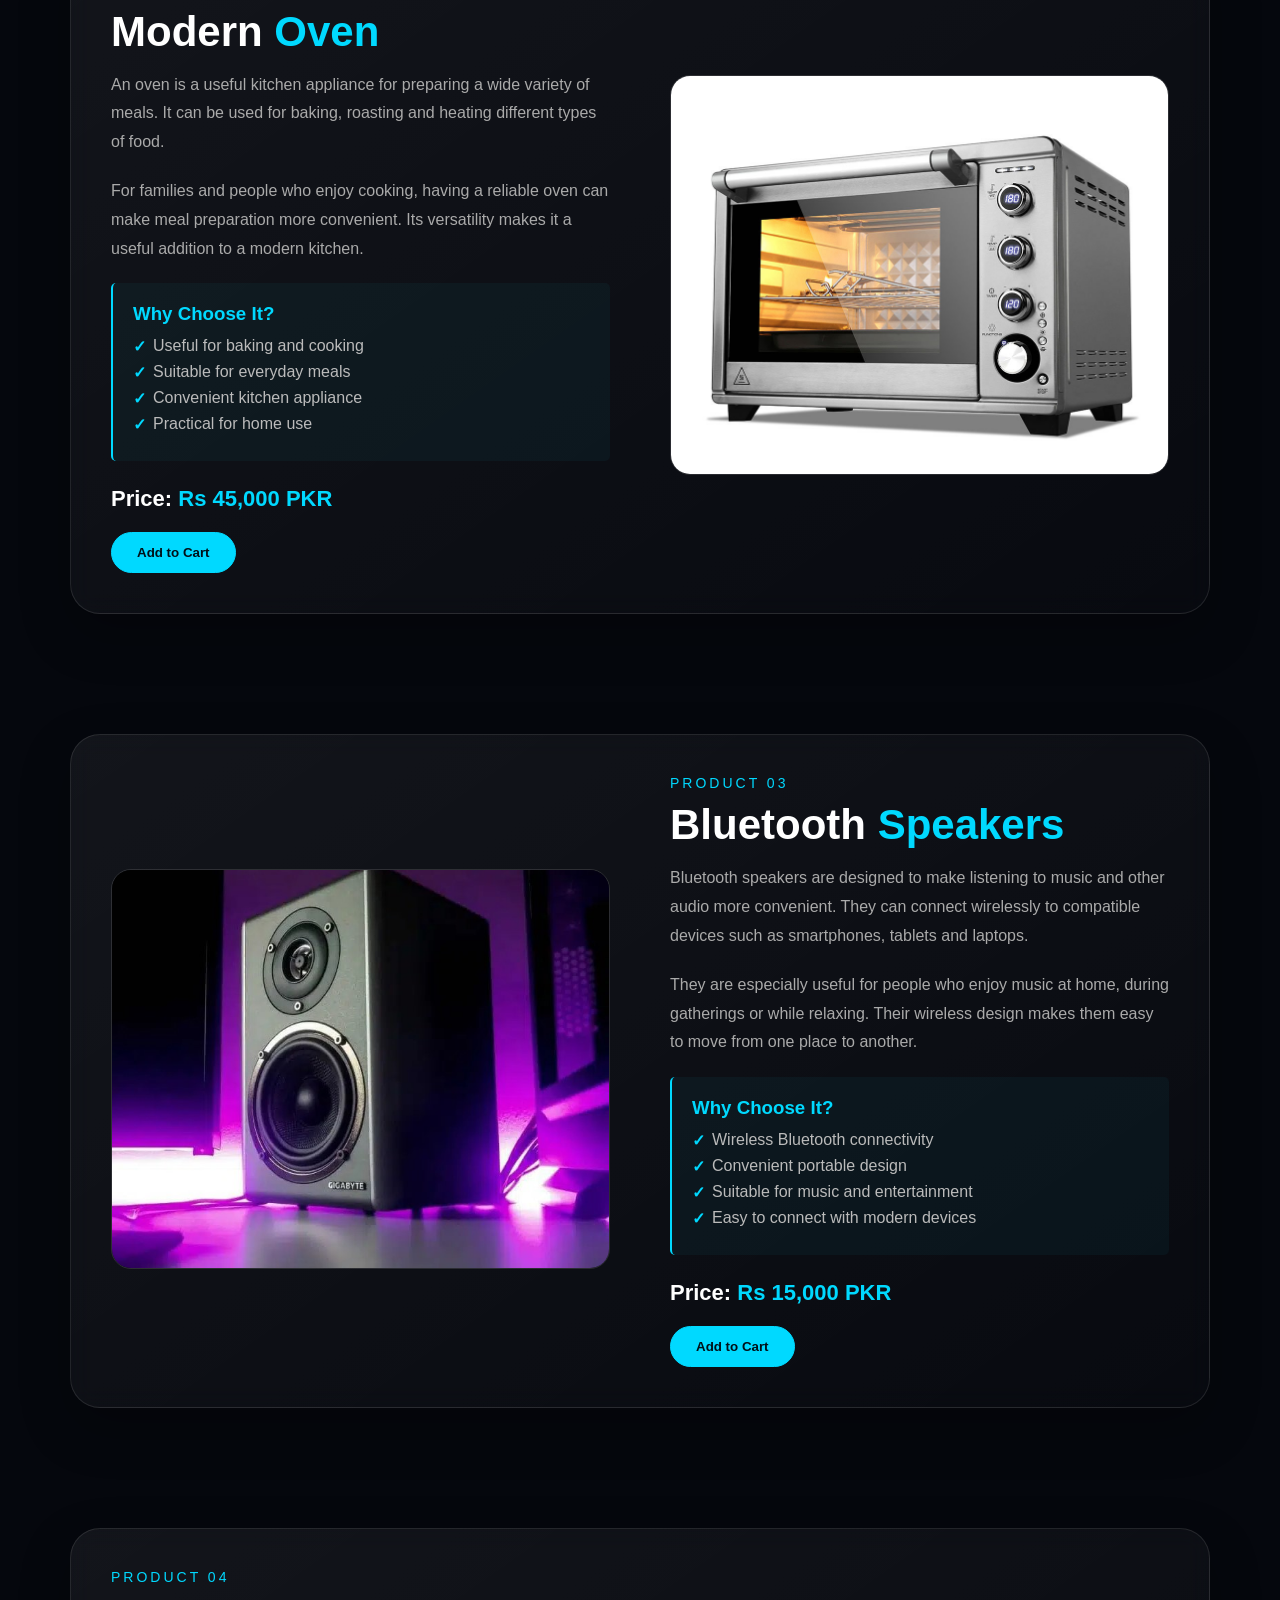
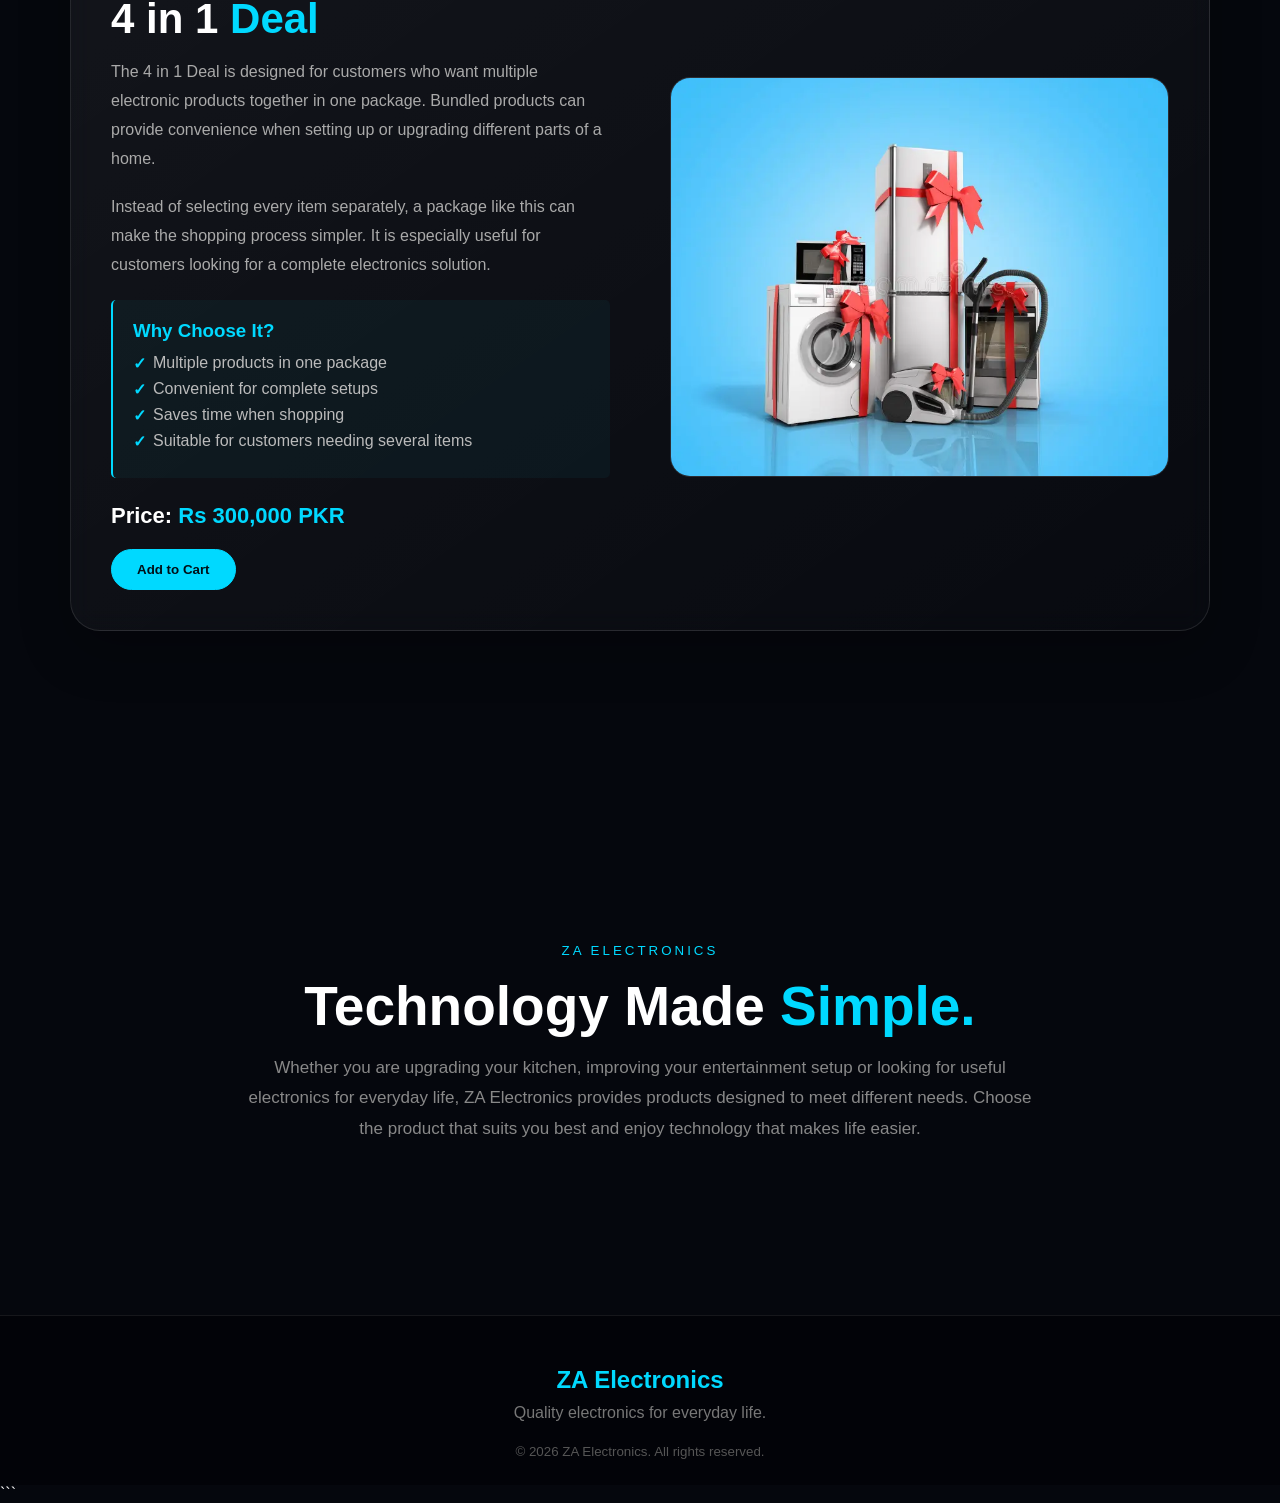
<file: details.html>
<!DOCTYPE html>

<html lang="en">

<head>

```
<meta charset="UTF-8">

<meta name="viewport" content="width=device-width, initial-scale=1.0">

<title>ZA Electronics - Product Details</title>

<link rel="stylesheet" href="css/details.css">

</head>

<body>

```
<!-- =========================
     NAVIGATION
========================== -->

<header>

    <div class="name">

        <a href="index.html">

            <img
                src="canva/logo.png"
                alt="ZA Electronics Logo"
            >

        </a>

    </div>

    <button
    class="menu-btn"
    id="menuBtn"
    aria-label="Open navigation menu"
    aria-expanded="false"
>
    ☰
</button>


    <nav>

        <ul>

            <li>
                <a href="index.html">
                    Home
                </a>
            </li>


            <li>
                <a href="about.html">
                    About
                </a>
            </li>

            <li>
                <a href="products.html">
                    Products
                </a>
            </li>

            <li>
                <a href="details.html" 
                  class="active"
    aria-current="page">
                    Details
                </a>
            </li>

            <li>
                <a href="contact.html">
                    Contact
                </a>
            </li>

            <li>
                <a href="faq.html">
                    More
                </a>
            </li>

        </ul>

    </nav>

</header>



<!-- =========================
     HERO
========================== -->

<section class="hero">

    <h1>
        Know Your
        <span style="color:#00d9ff;">
            Products.
        </span>
    </h1>


    <h2>
        Quality. Performance. Everyday Convenience.
    </h2>


    <p>
        At ZA Electronics, we believe that choosing the right
        electronic product is about more than just its price.
        Explore some of our popular products and learn how
        they can make everyday life easier.
    </p>

</section>



<!-- =========================
     PRODUCT DETAILS
========================== -->

<main class="details">


    <!-- =========================
         PRODUCT 1 - FRIDGE
    ========================== -->

    <section class="product-section reveal">

        <div class="product-image">

            <img
                src="images/pic14.jpg"
                alt="Fridge"
            >

        </div>


        <div class="product-info">

            <div class="product-number">
                Product 01
            </div>


            <h2>
                Modern
                <span>Fridge</span>
            </h2>


            <p>
                A refrigerator is one of the most useful
                appliances in a modern home. It helps keep
                food and drinks fresh for longer periods by
                maintaining a cool and controlled environment.
            </p>


            <p>
                A good fridge is designed for everyday use,
                providing enough storage space for vegetables,
                fruits, drinks, dairy products and other
                food items. It can be an important part of
                maintaining an organized and comfortable
                kitchen.
            </p>


            <div class="features">

                <h3>
                    Why Choose It?
                </h3>

                <ul>

                    <li>
                        Large storage space
                    </li>

                    <li>
                        Useful for everyday household needs
                    </li>

                    <li>
                        Helps keep food fresh
                    </li>

                    <li>
                        Practical modern appliance
                    </li>

                </ul>

            </div>


            <div class="price">
                Price:
                <span>Rs 70,000 PKR</span>
            </div>


            <button>
                Add to Cart
            </button>

        </div>

    </section>



    <!-- =========================
         PRODUCT 2 - OVEN
    ========================== -->

    <section class="product-section reveal">

        <div class="product-image">

            <img
                src="images/pic15.jpg"
                alt="Oven"
            >

        </div>


        <div class="product-info">

            <div class="product-number">
                Product 02
            </div>


            <h2>
                Modern
                <span>Oven</span>
            </h2>


            <p>
                An oven is a useful kitchen appliance for
                preparing a wide variety of meals. It can
                be used for baking, roasting and heating
                different types of food.
            </p>


            <p>
                For families and people who enjoy cooking,
                having a reliable oven can make meal
                preparation more convenient. Its versatility
                makes it a useful addition to a modern kitchen.
            </p>


            <div class="features">

                <h3>
                    Why Choose It?
                </h3>

                <ul>

                    <li>
                        Useful for baking and cooking
                    </li>

                    <li>
                        Suitable for everyday meals
                    </li>

                    <li>
                        Convenient kitchen appliance
                    </li>

                    <li>
                        Practical for home use
                    </li>

                </ul>

            </div>


            <div class="price">
                Price:
                <span>Rs 45,000 PKR</span>
            </div>


            <button>
                Add to Cart
            </button>

        </div>

    </section>



    <!-- =========================
         PRODUCT 3 - BLUETOOTH SPEAKERS
    ========================== -->

    <section class="product-section reveal">

        <div class="product-image">

            <img
                src="images/pic17.jpg"
                alt="Bluetooth Speakers"
            >

        </div>


        <div class="product-info">

            <div class="product-number">
                Product 03
            </div>


            <h2>
                Bluetooth
                <span>Speakers</span>
            </h2>


            <p>
                Bluetooth speakers are designed to make
                listening to music and other audio more
                convenient. They can connect wirelessly
                to compatible devices such as smartphones,
                tablets and laptops.
            </p>


            <p>
                They are especially useful for people who
                enjoy music at home, during gatherings or
                while relaxing. Their wireless design makes
                them easy to move from one place to another.
            </p>


            <div class="features">

                <h3>
                    Why Choose It?
                </h3>

                <ul>

                    <li>
                        Wireless Bluetooth connectivity
                    </li>

                    <li>
                        Convenient portable design
                    </li>

                    <li>
                        Suitable for music and entertainment
                    </li>

                    <li>
                        Easy to connect with modern devices
                    </li>

                </ul>

            </div>


            <div class="price">
                Price:
                <span>Rs 15,000 PKR</span>
            </div>


            <button>
                Add to Cart
            </button>

        </div>

    </section>



    <!-- =========================
         PRODUCT 4 - 4 IN 1 DEAL
    ========================== -->

    <section class="product-section reveal">

        <div class="product-image">

            <img
                src="images/pic13.jpg"
                alt="4 in 1 Deal"
            >

        </div>


        <div class="product-info">

            <div class="product-number">
                Product 04
            </div>


            <h2>
                4 in 1
                <span>Deal</span>
            </h2>


            <p>
                The 4 in 1 Deal is designed for customers
                who want multiple electronic products
                together in one package. Bundled products
                can provide convenience when setting up
                or upgrading different parts of a home.
            </p>


            <p>
                Instead of selecting every item separately,
                a package like this can make the shopping
                process simpler. It is especially useful
                for customers looking for a complete
                electronics solution.
            </p>


            <div class="features">

                <h3>
                    Why Choose It?
                </h3>

                <ul>

                    <li>
                        Multiple products in one package
                    </li>

                    <li>
                        Convenient for complete setups
                    </li>

                    <li>
                        Saves time when shopping
                    </li>

                    <li>
                        Suitable for customers needing several items
                    </li>

                </ul>

            </div>


            <div class="price">
                Price:
                <span>Rs 300,000 PKR</span>
            </div>


            <button>
                Add to Cart
            </button>

        </div>

    </section>


</main>



<!-- =========================
     FINAL MESSAGE
========================== -->

<section class="final reveal">

    <small>
        ZA Electronics
    </small>


    <h2>
        Technology Made
        <span style="color:#00d9ff;">
            Simple.
        </span>
    </h2>


    <p>
        Whether you are upgrading your kitchen, improving
        your entertainment setup or looking for useful
        electronics for everyday life, ZA Electronics
        provides products designed to meet different needs.
        Choose the product that suits you best and enjoy
        technology that makes life easier.
    </p>

</section>



<!-- =========================
     FOOTER
========================== -->

<footer>

    <h2>
        ZA Electronics
    </h2>


    <p>
        Quality electronics for everyday life.
    </p>


    <small>
        &copy; 2026 ZA Electronics.
        All rights reserved.
    </small>

</footer>



<!-- =========================
     JAVASCRIPT
     SCROLL REVEAL
========================== -->

<script src="js/details.js">

  
</script>
```

</body>

</html>
</file>
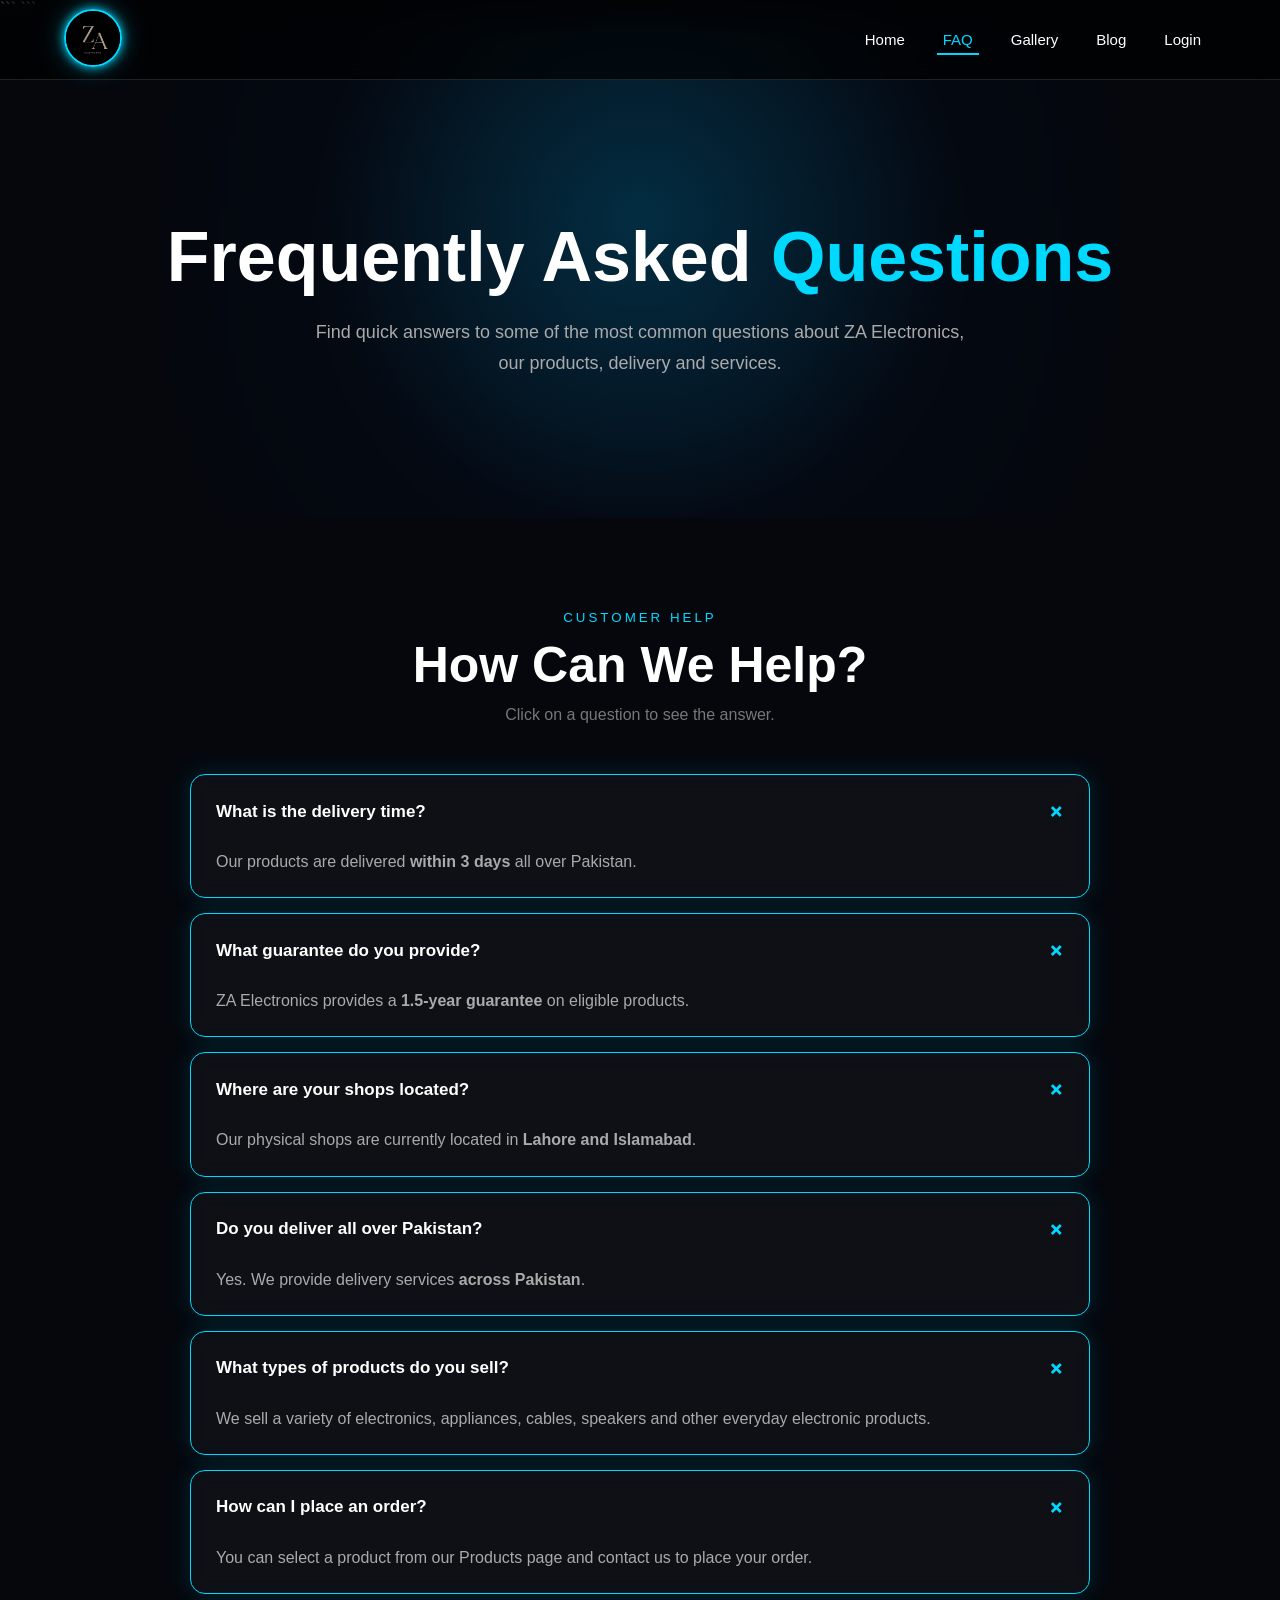
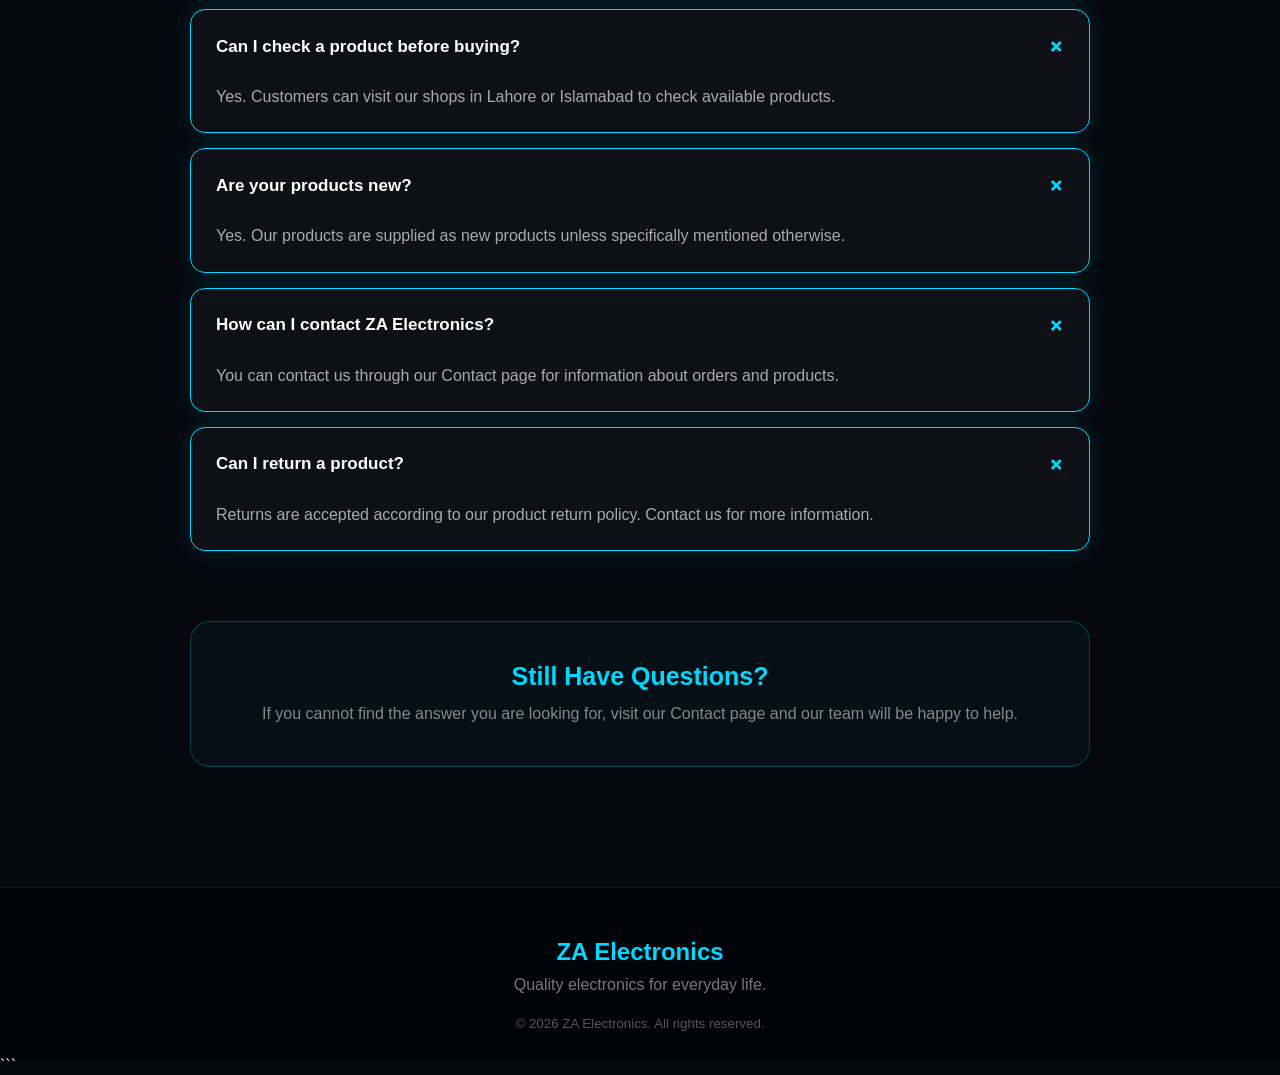
<file: faq.html>
<!DOCTYPE html>

<html lang="en">

<head>

```
<meta charset="UTF-8">

<meta name="viewport" content="width=device-width, initial-scale=1.0">

<title>ZA Electronics - FAQ</title>

<link rel="stylesheet" href="css/faq.css">

</head>

<body>

```
<!-- =========================
     NAVIGATION
========================== -->

<header>

    <div class="name">

        <a href="index.html">

            <img
                src="canva/logo.png"
                alt="ZA Electronics Logo"
            >

        </a>

    </div>

    <button
    class="menu-btn"
    id="menuBtn"
    aria-label="Open navigation menu"
    aria-expanded="false"
>
    ☰
</button>


    <nav>

        <ul>

            <li>
                <a href="index.html">
                    Home
                </a>
            </li>

            <li>
                <a href="faq.html"
                class="active"
                aria-current="page">
                    FAQ
                </a>
            </li>

            <li>
                <a href="gallery.html">
                    Gallery
                </a>
            </li>

            

            <li>
                <a href="blog.html">
                    Blog
                </a>
            </li>

            <li>
                <a href="login.html">
                    Login
                </a>
            </li>

        </ul>

    </nav>

</header>



<!-- =========================
     HERO
========================== -->

<section class="hero">

    <h1>
        Frequently Asked
        <span>Questions</span>
    </h1>


    <p>
        Find quick answers to some of the most common
        questions about ZA Electronics, our products,
        delivery and services.
    </p>

</section>



<!-- =========================
     FAQ SECTION
========================== -->

<section class="faq-section">


    <div class="faq-heading reveal">

        <small>
            Customer Help
        </small>


        <h2>
            How Can We Help?
        </h2>


        <p>
            Click on a question to see the answer.
        </p>

    </div>



    <!-- QUESTION 1 -->

    <div class="faq reveal">

        <button class="question">

            <span>
                What is the delivery time?
            </span>

            <span class="icon">
                +
            </span>

        </button>


        <div class="answer">

            Our products are delivered
            <strong>within 3 days</strong>
            all over Pakistan.

        </div>

    </div>



    <!-- QUESTION 2 -->

    <div class="faq reveal">

        <button class="question">

            <span>
                What guarantee do you provide?
            </span>

            <span class="icon">
                +
            </span>

        </button>


        <div class="answer">

            ZA Electronics provides a
            <strong>1.5-year guarantee</strong>
            on eligible products.

        </div>

    </div>



    <!-- QUESTION 3 -->

    <div class="faq reveal">

        <button class="question">

            <span>
                Where are your shops located?
            </span>

            <span class="icon">
                +
            </span>

        </button>


        <div class="answer">

            Our physical shops are currently
            located in <strong>Lahore and Islamabad</strong>.

        </div>

    </div>



    <!-- QUESTION 4 -->

    <div class="faq reveal">

        <button class="question">

            <span>
                Do you deliver all over Pakistan?
            </span>

            <span class="icon">
                +
            </span>

        </button>


        <div class="answer">

            Yes. We provide delivery services
            <strong>across Pakistan</strong>.

        </div>

    </div>



    <!-- QUESTION 5 -->

    <div class="faq reveal">

        <button class="question">

            <span>
                What types of products do you sell?
            </span>

            <span class="icon">
                +
            </span>

        </button>


        <div class="answer">

            We sell a variety of electronics,
            appliances, cables, speakers and
            other everyday electronic products.

        </div>

    </div>



    <!-- QUESTION 6 -->

    <div class="faq reveal">

        <button class="question">

            <span>
                How can I place an order?
            </span>

            <span class="icon">
                +
            </span>

        </button>


        <div class="answer">

            You can select a product from our
            Products page and contact us to
            place your order.

        </div>

    </div>



    <!-- QUESTION 7 -->

    <div class="faq reveal">

        <button class="question">

            <span>
                Can I check a product before buying?
            </span>

            <span class="icon">
                +
            </span>

        </button>


        <div class="answer">

            Yes. Customers can visit our shops
            in Lahore or Islamabad to check
            available products.

        </div>

    </div>



    <!-- QUESTION 8 -->

    <div class="faq reveal">

        <button class="question">

            <span>
                Are your products new?
            </span>

            <span class="icon">
                +
            </span>

        </button>


        <div class="answer">

            Yes. Our products are supplied as
            new products unless specifically
            mentioned otherwise.

        </div>

    </div>



    <!-- QUESTION 9 -->

    <div class="faq reveal">

        <button class="question">

            <span>
                How can I contact ZA Electronics?
            </span>

            <span class="icon">
                +
            </span>

        </button>


        <div class="answer">

            You can contact us through our
            Contact page for information
            about orders and products.

        </div>

    </div>



    <!-- QUESTION 10 -->

    <div class="faq reveal">

        <button class="question">

            <span>
                Can I return a product?
            </span>

            <span class="icon">
                +
            </span>

        </button>


        <div class="answer">

            Returns are accepted according
            to our product return policy.
            Contact us for more information.

        </div>

    </div>



    <!-- =========================
         HELP BOX
    ========================== -->

    <div class="help reveal">

        <h3>
            Still Have Questions?
        </h3>


        <p>
            If you cannot find the answer you are
            looking for, visit our Contact page
            and our team will be happy to help.
        </p>

    </div>


</section>



<!-- =========================
     FOOTER
========================== -->

<footer>

    <h2>
        ZA Electronics
    </h2>


    <p>
        Quality electronics for everyday life.
    </p>


    <small>
        &copy; 2026 ZA Electronics.
        All rights reserved.
    </small>

</footer>



<!-- =========================
     JAVASCRIPT
========================== -->

<script src="js/faq.js">


</script>
```

</body>

</html>
</file>
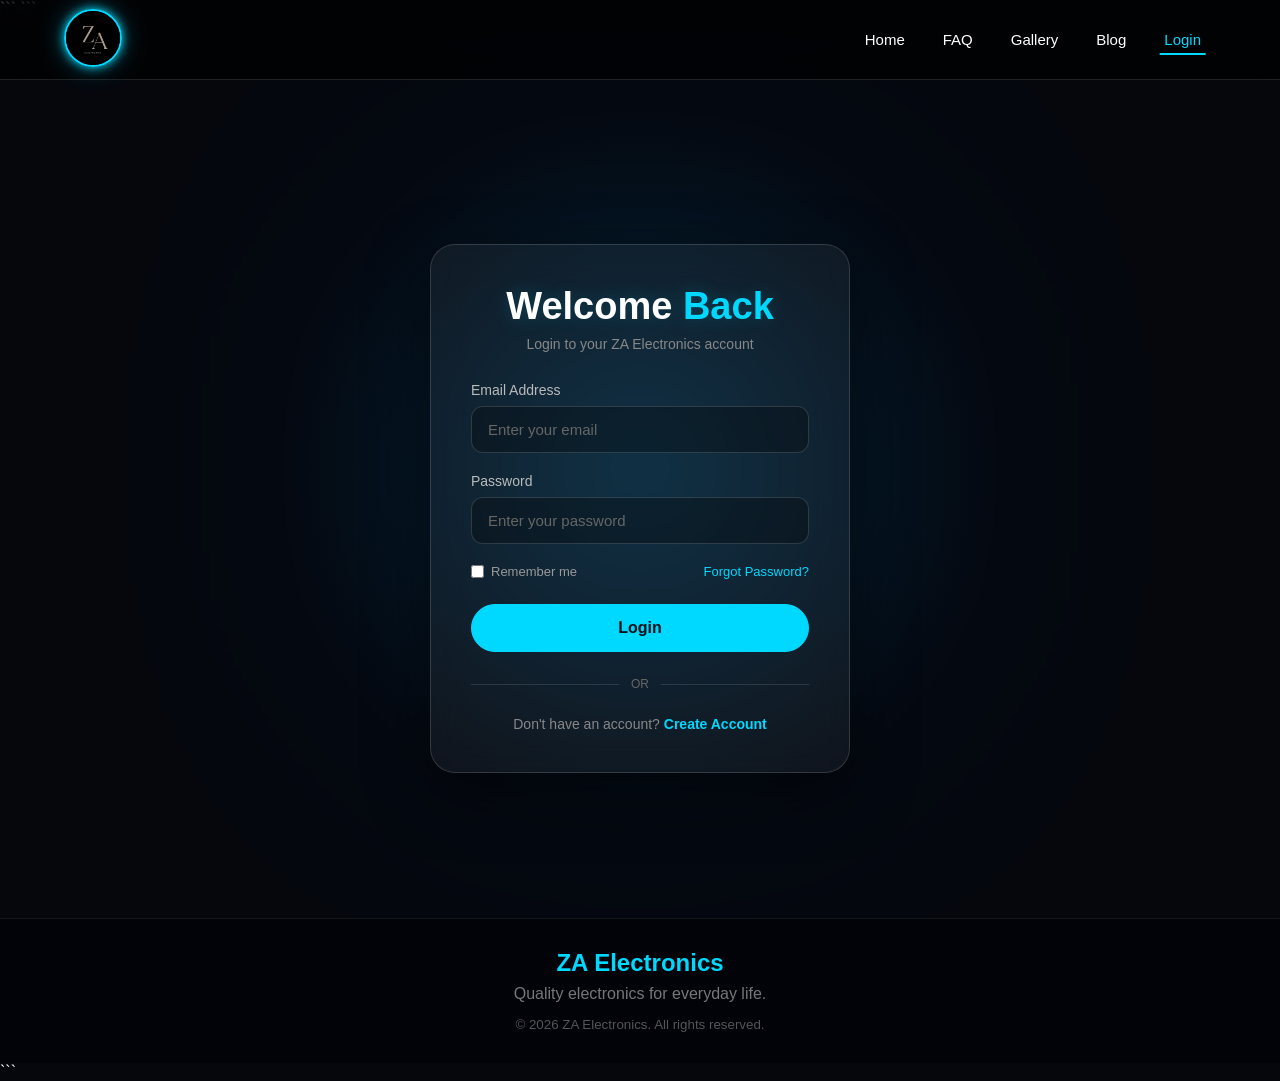
<file: login.html>
<!DOCTYPE html>

<html lang="en">

<head>

```
<meta charset="UTF-8">

<meta name="viewport"
      content="width=device-width, initial-scale=1.0">

<title>ZA Electronics - Login</title>

<link rel="stylesheet" href="css/login.css">

</head>

<body>

```
<!-- =========================
     NAVIGATION
========================== -->

<header>

    <div class="name">

        <a href="index.html">

            <img
                src="canva/logo.png"
                alt="ZA Electronics Logo"
            >

        </a>

    </div>

    <button
    class="menu-btn"
    id="menuBtn"
    aria-label="Open navigation menu"
    aria-expanded="false"
>
    ☰
</button>


    <nav>

        <ul>

            <li>
                <a href="index.html">
                    Home
                </a>
            </li>

            <li>
                <a href="faq.html">
                    FAQ
                </a>
            </li>

            <li>
                <a href="gallery.html">
                    Gallery
                </a>
            </li>

            

            <li>
                <a href="blog.html">
                    Blog
                </a>
            </li>

            <li>
                <a href="login.html"
                class="active"
                aria-current="page">
                    Login
                </a>
            </li>

        </ul>

    </nav>

</header>



<!-- =========================
     LOGIN SECTION
========================== -->

<section class="login-section">


    <div class="login-box">


        <h1>
            Welcome <span>Back</span>
        </h1>


        <p class="subtitle">
            Login to your ZA Electronics account
        </p>



        <!-- EMAIL -->

        <div class="input-group">

            <label for="email">
                Email Address
            </label>

            <input
                type="email"
                id="email"
                placeholder="Enter your email"
            >

        </div>



        <!-- PASSWORD -->

        <div class="input-group">

            <label for="password">
                Password
            </label>

            <input
                type="password"
                id="password"
                placeholder="Enter your password"
            >

        </div>



        <!-- OPTIONS -->

        <div class="login-options">

            <label class="remember">

                <input
                    type="checkbox"
                >

                Remember me

            </label>


            <a href="#"
               class="forgot">

                Forgot Password?

            </a>

        </div>



        <!-- LOGIN BUTTON -->

        <button
            class="login-button"
            onclick="loginUser()">

            Login

        </button>



        <!-- DIVIDER -->

        <div class="divider">
            OR
        </div>



        <!-- SIGN UP -->

        <div class="signup">

            Don't have an account?

            <a href="register.html">
                Create Account
            </a>

        </div>


    </div>


</section>



<!-- =========================
     FOOTER
========================== -->

<footer>

    <h2>
        ZA Electronics
    </h2>


    <p>
        Quality electronics for everyday life.
    </p>


    <small>
        &copy; 2026 ZA Electronics.
        All rights reserved.
    </small>

</footer>



<!-- =========================
     JAVASCRIPT
========================== -->

<script src="js/login.js">

   
</script>
```

</body>

</html>
</file>
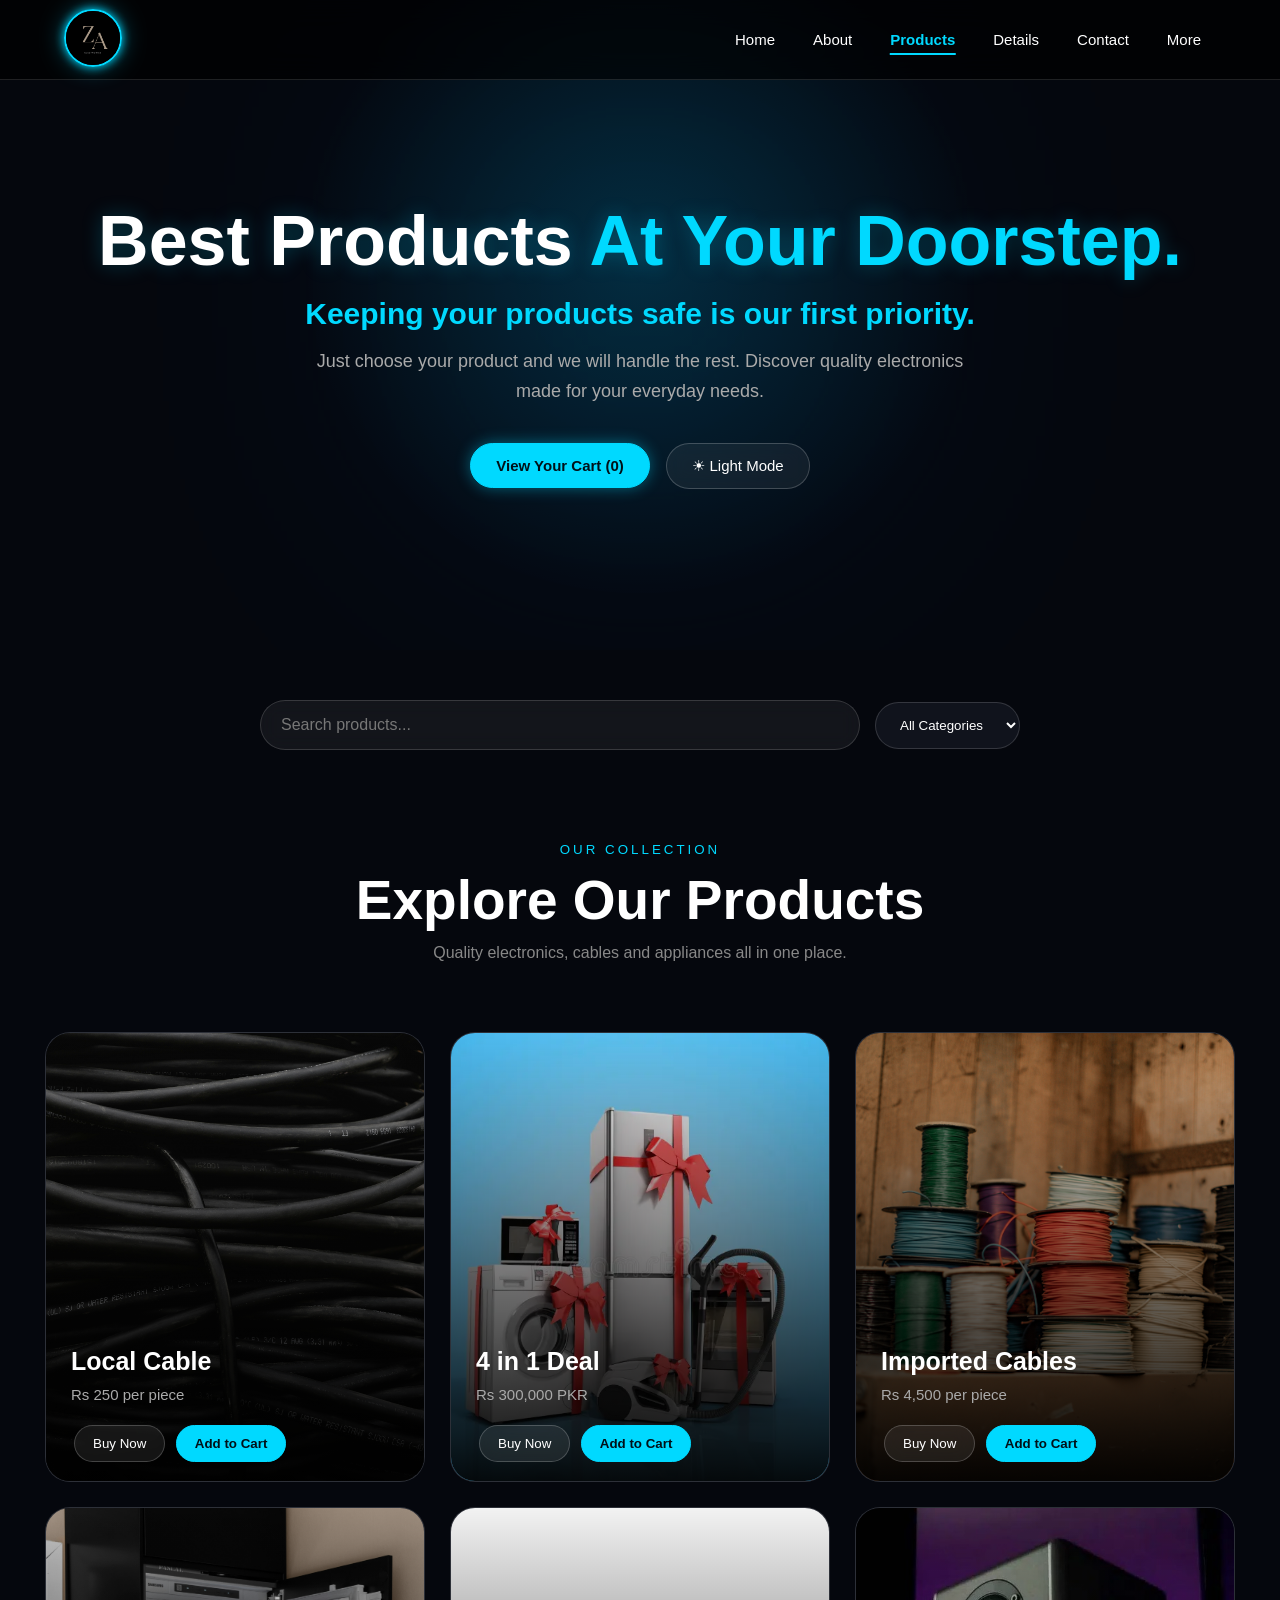
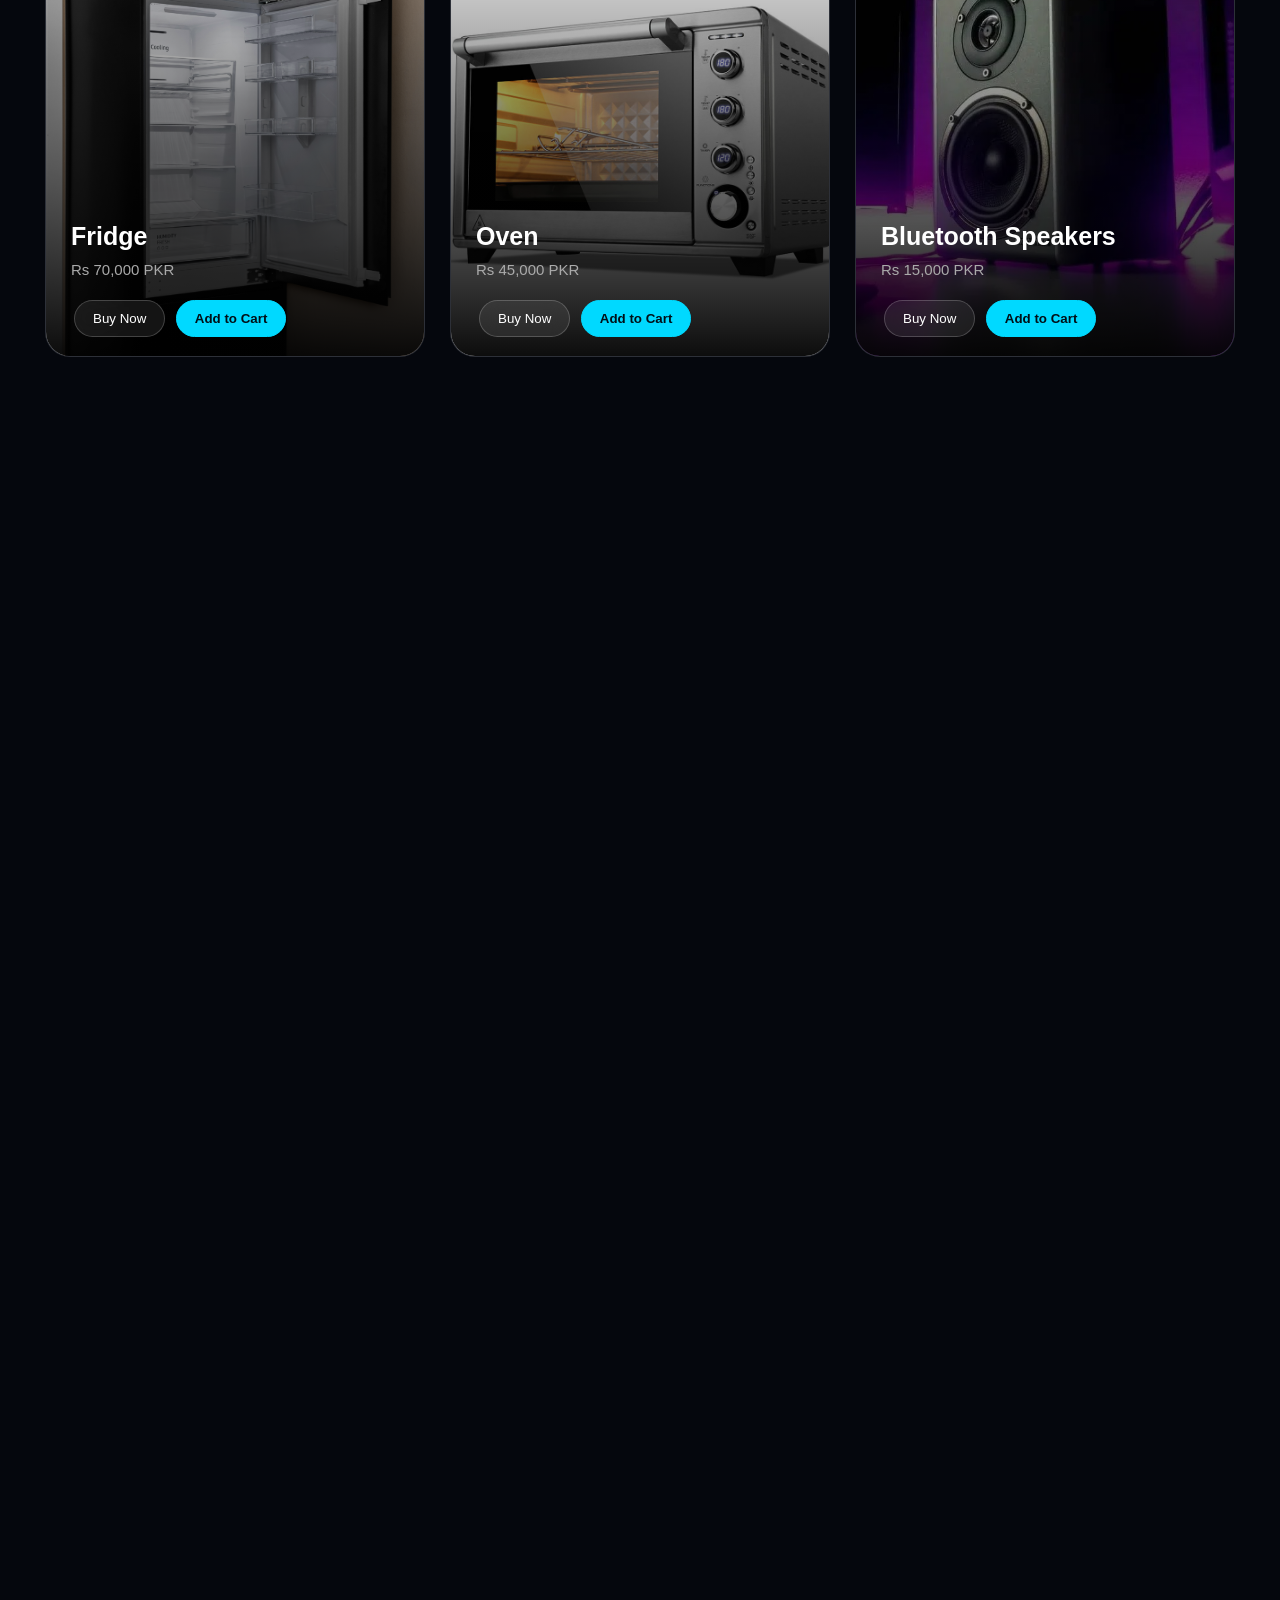
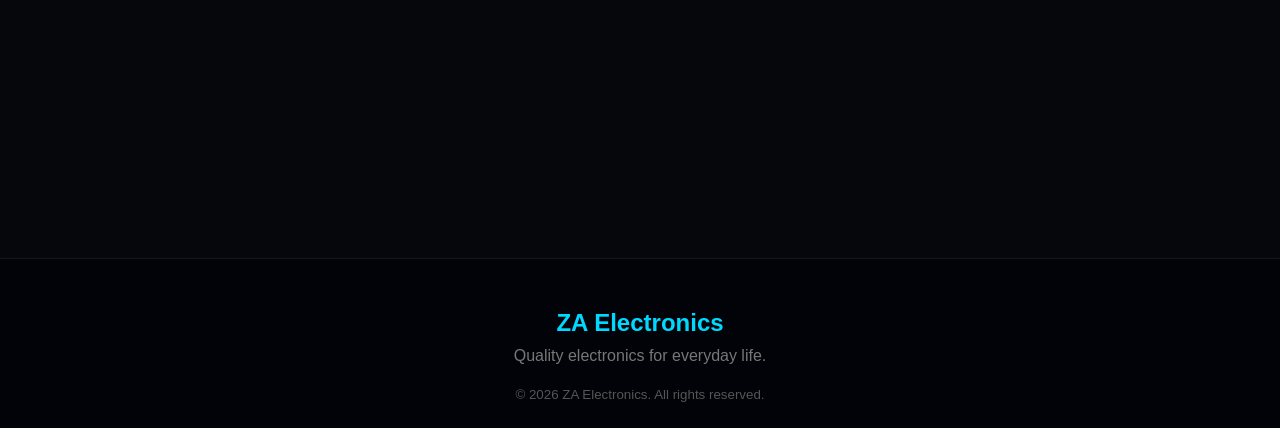
<file: products.html>
<!DOCTYPE html>
<html lang="en">

<head>

    <meta charset="UTF-8">

    <meta
        name="viewport"
        content="width=device-width, initial-scale=1.0"
    >

    <meta
        name="description"
        content="ZA Electronics products including cables, appliances and Bluetooth speakers."
    >

    <meta
        name="author"
        content="ZA Electronics"
    >

    <title>ZA Electronics - Products</title>


    <link rel="stylesheet" href="css/products.css">

</head>



<body>



    <!-- =====================================================
         NAVIGATION
    ====================================================== -->

    <header>

        <div class="name">

            <a href="index.html">

                <img
                    src="canva/logo.png"
                    alt="ZA Electronics Logo"
                >

            </a>

        </div>

        <button
    class="menu-btn"
    id="menuBtn"
    aria-label="Open navigation menu"
    aria-expanded="false"
>
    ☰
</button>


        <nav aria-label="Main navigation">

            <ul>

                <li>
                    <a href="index.html">
                        Home
                    </a>
                </li>

                <li>
                    <a href="about.html">
                        About
                    </a>
                </li>


                <li>
                    <a
                        href="products.html"
                        class="active"
                        aria-current="page"
                    >
                        Products
                    </a>
                </li>


                <li>
                    <a href="details.html">
                        Details
                    </a>
                </li>


                <li>
                    <a href="contact.html">
                        Contact
                    </a>
                </li>

                <li>
                    <a href="faq.html">
                        More
                    </a>
                </li>

            </ul>

        </nav>

    </header>



    <!-- =====================================================
         MAIN CONTENT
    ====================================================== -->

    <main>



        <!-- =================================================
             HERO
        ================================================== -->

        <section
            class="description"
            id="home"
        >

            <h2>

                Best Products

                <span style="color:#00d9ff;">
                    At Your Doorstep.
                </span>

            </h2>


            <h3>

                Keeping your products safe is our first priority.

            </h3>


            <p>

                Just choose your product and we will handle the rest.

                Discover quality electronics made for your everyday needs.

            </p>


            <div>

                <button
                    id="cart"
                    onclick="scrollToCart()"
                >
                    View Your Cart
                    (<span id="cartCount">0</span>)
                </button>


                <button id="darkModeBtn">
                    ☀ Light Mode
                </button>

            </div>

        </section>



        <!-- =================================================
             SEARCH AND FILTER
        ================================================== -->

        <section
            class="tools reveal"
            aria-label="Product search and filtering"
        >

            <div class="search-box">

                <label
                    for="searchInput"
                    style="display:none;"
                >
                    Search products
                </label>

                <input
                    type="search"
                    id="searchInput"
                    placeholder="Search products..."
                    aria-label="Search products"
                >

            </div>


            <select
                id="categoryFilter"
                aria-label="Filter products by category"
            >

                <option value="all">
                    All Categories
                </option>

                <option value="cables">
                    Cables
                </option>

                <option value="appliances">
                    Appliances
                </option>

                <option value="audio">
                    Audio
                </option>

                <option value="deals">
                    Deals
                </option>

            </select>

        </section>



        <!-- =================================================
             PRODUCTS HEADING
        ================================================== -->

        <section
            class="products-heading reveal"
        >

            <small>
                Our Collection
            </small>


            <h1>
                Explore Our Products
            </h1>


            <p>
                Quality electronics, cables and appliances
                all in one place.
            </p>

        </section>



        <!-- =================================================
             PRODUCTS
        ================================================== -->

        <section
            class="items"
            id="products"
            aria-label="Products"
        >



            <!-- PRODUCT 1 -->

            <article
                class="item reveal product-card"
                data-name="Local Cable"
                data-category="cables"
                data-price="250"
            >

                <img
                    src="images/pic1.jpg"
                    alt="Local electrical cable"
                >


                <div class="text">

                    <h3>
                        Local Cable
                    </h3>


                    <p>
                        Rs 250 per piece
                    </p>


                    <button
                        class="buy-now"
                        type="button"
                    >
                        Buy Now
                    </button>


                    <button
                        class="add-cart"
                        type="button"
                    >
                        Add to Cart
                    </button>

                </div>

            </article>



            <!-- PRODUCT 2 -->

            <article
                class="item reveal product-card"
                data-name="4 in 1 Deal"
                data-category="deals"
                data-price="300000"
            >

                <img
                    src="images/pic13.jpg"
                    alt="Four in one electronics deal"
                >


                <div class="text">

                    <h3>
                        4 in 1 Deal
                    </h3>


                    <p>
                        Rs 300,000 PKR
                    </p>


                    <button
                        class="buy-now"
                        type="button"
                    >
                        Buy Now
                    </button>


                    <button
                        class="add-cart"
                        type="button"
                    >
                        Add to Cart
                    </button>

                </div>

            </article>



            <!-- PRODUCT 3 -->

            <article
                class="item reveal product-card"
                data-name="Imported Cables"
                data-category="cables"
                data-price="4500"
            >

                <img
                    src="images/pic4.jpg"
                    alt="Imported electronic cables"
                >


                <div class="text">

                    <h3>
                        Imported Cables
                    </h3>


                    <p>
                        Rs 4,500 per piece
                    </p>


                    <button
                        class="buy-now"
                        type="button"
                    >
                        Buy Now
                    </button>


                    <button
                        class="add-cart"
                        type="button"
                    >
                        Add to Cart
                    </button>

                </div>

            </article>



            <!-- PRODUCT 4 -->

            <article
                class="item reveal product-card"
                data-name="Fridge"
                data-category="appliances"
                data-price="70000"
            >

                <img
                    src="images/pic14.jpg"
                    alt="Electronic refrigerator"
                >


                <div class="text">

                    <h3>
                        Fridge
                    </h3>


                    <p>
                        Rs 70,000 PKR
                    </p>


                    <button
                        class="buy-now"
                        type="button"
                    >
                        Buy Now
                    </button>


                    <button
                        class="add-cart"
                        type="button"
                    >
                        Add to Cart
                    </button>

                </div>

            </article>



            <!-- PRODUCT 5 -->

            <article
                class="item reveal product-card"
                data-name="Oven"
                data-category="appliances"
                data-price="45000"
            >

                <img
                    src="images/pic15.jpg"
                    alt="Electronic oven"
                >


                <div class="text">

                    <h3>
                        Oven
                    </h3>


                    <p>
                        Rs 45,000 PKR
                    </p>


                    <button
                        class="buy-now"
                        type="button"
                    >
                        Buy Now
                    </button>


                    <button
                        class="add-cart"
                        type="button"
                    >
                        Add to Cart
                    </button>

                </div>

            </article>



            <!-- PRODUCT 6 -->

            <article
                class="item reveal product-card"
                data-name="Bluetooth Speakers"
                data-category="audio"
                data-price="15000"
            >

                <img
                    src="images/pic17.jpg"
                    alt="Bluetooth speakers"
                >


                <div class="text">

                    <h3>
                        Bluetooth Speakers
                    </h3>


                    <p>
                        Rs 15,000 PKR
                    </p>


                    <button
                        class="buy-now"
                        type="button"
                    >
                        Buy Now
                    </button>


                    <button
                        class="add-cart"
                        type="button"
                    >
                        Add to Cart
                    </button>

                </div>

            </article>



            <!-- PRODUCT 7 -->

            <article
                class="item reveal product-card"
                data-name="Local Cable"
                data-category="cables"
                data-price="250"
            >

                <img
                    src="images/pic1.jpg"
                    alt="Local electrical cable"
                >


                <div class="text">

                    <h3>
                        Local Cable
                    </h3>


                    <p>
                        Rs 250 per piece
                    </p>


                    <button
                        class="buy-now"
                        type="button"
                    >
                        Buy Now
                    </button>


                    <button
                        class="add-cart"
                        type="button"
                    >
                        Add to Cart
                    </button>

                </div>

            </article>



            <!-- PRODUCT 8 -->

            <article
                class="item reveal product-card"
                data-name="4 in 1 Deal"
                data-category="deals"
                data-price="300000"
            >

                <img
                    src="images/pic13.jpg"
                    alt="Four in one electronics deal"
                >


                <div class="text">

                    <h3>
                        4 in 1 Deal
                    </h3>


                    <p>
                        Rs 300,000 PKR
                    </p>


                    <button
                        class="buy-now"
                        type="button"
                    >
                        Buy Now
                    </button>


                    <button
                        class="add-cart"
                        type="button"
                    >
                        Add to Cart
                    </button>

                </div>

            </article>



            <!-- PRODUCT 9 -->

            <article
                class="item reveal product-card"
                data-name="Imported Cables"
                data-category="cables"
                data-price="4500"
            >

                <img
                    src="images/pic4.jpg"
                    alt="Imported electronic cables"
                >


                <div class="text">

                    <h3>
                        Imported Cables
                    </h3>


                    <p>
                        Rs 4,500 per piece
                    </p>


                    <button
                        class="buy-now"
                        type="button"
                    >
                        Buy Now
                    </button>


                    <button
                        class="add-cart"
                        type="button"
                    >
                        Add to Cart
                    </button>

                </div>

            </article>



            <!-- PRODUCT 10 -->

            <article
                class="item reveal product-card"
                data-name="Fridge"
                data-category="appliances"
                data-price="70000"
            >

                <img
                    src="images/pic14.jpg"
                    alt="Electronic refrigerator"
                >


                <div class="text">

                    <h3>
                        Fridge
                    </h3>


                    <p>
                        Rs 70,000 PKR
                    </p>


                    <button
                        class="buy-now"
                        type="button"
                    >
                        Buy Now
                    </button>


                    <button
                        class="add-cart"
                        type="button"
                    >
                        Add to Cart
                    </button>

                </div>

            </article>



            <!-- PRODUCT 11 -->

            <article
                class="item reveal product-card"
                data-name="Oven"
                data-category="appliances"
                data-price="45000"
            >

                <img
                    src="images/pic15.jpg"
                    alt="Electronic oven"
                >


                <div class="text">

                    <h3>
                        Oven
                    </h3>


                    <p>
                        Rs 45,000 PKR
                    </p>


                    <button
                        class="buy-now"
                        type="button"
                    >
                        Buy Now
                    </button>


                    <button
                        class="add-cart"
                        type="button"
                    >
                        Add to Cart
                    </button>

                </div>

            </article>



            <!-- PRODUCT 12 -->

            <article
                class="item reveal product-card"
                data-name="Bluetooth Speakers"
                data-category="audio"
                data-price="15000"
            >

                <img
                    src="images/pic17.jpg"
                    alt="Bluetooth speakers"
                >


                <div class="text">

                    <h3>
                        Bluetooth Speakers
                    </h3>


                    <p>
                        Rs 15,000 PKR
                    </p>


                    <button
                        class="buy-now"
                        type="button"
                    >
                        Buy Now
                    </button>


                    <button
                        class="add-cart"
                        type="button"
                    >
                        Add to Cart
                    </button>

                </div>

            </article>

        </section>



        <!-- NO SEARCH RESULTS -->

        <p id="noResults">
            No products found. Try another search.
        </p>



        <!-- =================================================
             CART
        ================================================== -->

        <aside
            class="cart-section reveal"
            id="cartSection"
            aria-label="Shopping cart"
        >

            <h2>
                Your Shopping Cart
            </h2>


            <div id="cartItems">

                <p id="emptyCart">
                    Your cart is empty.
                </p>

            </div>


            <div class="cart-total">

                <p>
                    Total:
                    <strong>
                        Rs <span id="cartTotal">0</span>
                    </strong>
                </p>

            </div>

           <button id="checkoutButton" type="button">
    Proceed to Checkout
    <span>→</span>
</button>

        </aside>

    </main>



    <!-- =====================================================
         FOOTER
    ====================================================== -->

    <footer>

        <h2>
            ZA Electronics
        </h2>


        <p>
            Quality electronics for everyday life.
        </p>


        <small>
            &copy; 2026 ZA Electronics.
            All rights reserved.
        </small>

    </footer>



    <!-- =====================================================
         JAVASCRIPT
    ====================================================== -->

    <script src="js/products.js">


       
    </script>

</body>

</html>
</file>
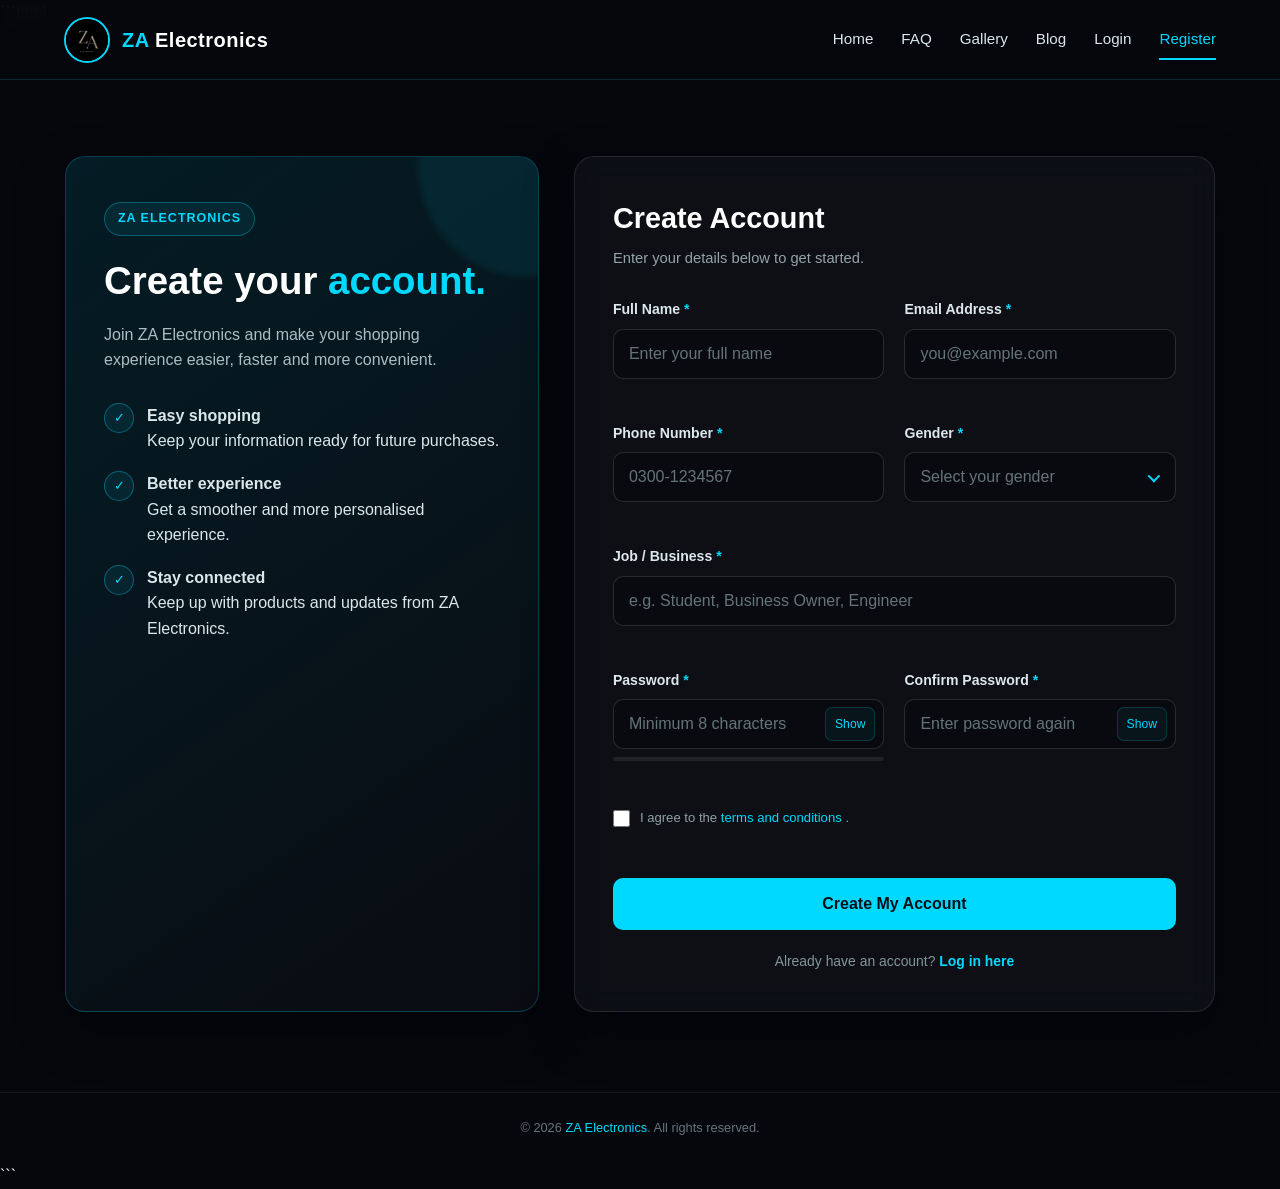
<file: register.html>
```html
<!DOCTYPE html>
<html lang="en">
<head>
    <meta charset="UTF-8">
    <meta name="viewport" content="width=device-width, initial-scale=1.0">
    <meta name="description" content="Create your ZA Electronics account.">
    <title>Create Account | ZA Electronics</title>
    <style>
         * {
            margin: 0;
            padding: 0;
            box-sizing: border-box;
        }

        html {
            scroll-behavior: smooth;
        }

        body {
            font-family: Arial, Helvetica, sans-serif;
            background: #05070d;
            color: #ffffff;
            line-height: 1.6;
            min-height: 100vh;
        }

        a {
            color: inherit;
            text-decoration: none;
        }

        button,
        input {
            font: inherit;
        }

        /* =========================================================
           HEADER
        ========================================================= */

        header {
            position: fixed;
            top: 0;
            left: 0;
            width: 100%;
            height: 80px;
            padding: 0 5%;
            display: flex;
            align-items: center;
            justify-content: space-between;
            background: rgba(5, 7, 13, 0.92);
            backdrop-filter: blur(12px);
            -webkit-backdrop-filter: blur(12px);
            border-bottom: 1px solid rgba(0, 217, 255, 0.15);
            z-index: 1000;
        }

        .logo-area {
            display: flex;
            align-items: center;
            gap: 12px;
        }

        .logo-area img {
            width: 46px;
            height: 46px;
            border-radius: 50%;
            object-fit: cover;
            border: 2px solid #00d9ff;
        }

        .logo-area span {
            font-size: 1.25rem;
            font-weight: bold;
            letter-spacing: 0.5px;
        }

        .logo-area span strong {
            color: #00d9ff;
        }

        nav {
            display: flex;
            align-items: center;
            gap: 28px;
        }

        nav a {
            position: relative;
            padding: 8px 0;
            color: #d9e7eb;
            font-size: 0.95rem;
            transition: color 0.3s ease;
        }

        nav a::after {
            content: "";
            position: absolute;
            left: 0;
            bottom: 0;
            width: 0;
            height: 2px;
            background: #00d9ff;
            transition: width 0.3s ease;
        }

        nav a:hover,
        nav a.active {
            color: #00d9ff;
        }

        nav a:hover::after,
        nav a.active::after {
            width: 100%;
        }

        .menu-toggle {
            display: none;
            border: 1px solid rgba(0, 217, 255, 0.35);
            background: rgba(0, 217, 255, 0.08);
            color: #00d9ff;
            padding: 8px 12px;
            border-radius: 8px;
            cursor: pointer;
        }

        /* =========================================================
           MAIN
        ========================================================= */

        main {
            min-height: 100vh;
            padding: 130px 5% 80px;
            display: flex;
            align-items: center;
            justify-content: center;
        }

        .register-container {
            width: 100%;
            max-width: 1150px;
            display: grid;
            grid-template-columns: 0.85fr 1.15fr;
            gap: 35px;
            align-items: stretch;
        }

        /* =========================================================
           INTRODUCTION CARD
        ========================================================= */

        .register-intro {
            position: relative;
            overflow: hidden;
            padding: 45px 38px;
            border: 1px solid rgba(0, 217, 255, 0.22);
            border-radius: 20px;
            background:
                linear-gradient(
                    145deg,
                    rgba(0, 217, 255, 0.10),
                    rgba(255, 255, 255, 0.025)
                );
            box-shadow: 0 20px 50px rgba(0, 0, 0, 0.35);
        }

        .register-intro::before {
            content: "";
            position: absolute;
            width: 220px;
            height: 220px;
            border-radius: 50%;
            background: rgba(0, 217, 255, 0.08);
            top: -100px;
            right: -100px;
            filter: blur(3px);
        }

        .intro-badge {
            display: inline-block;
            padding: 6px 13px;
            border-radius: 20px;
            border: 1px solid rgba(0, 217, 255, 0.3);
            background: rgba(0, 217, 255, 0.07);
            color: #00d9ff;
            font-size: 0.78rem;
            font-weight: bold;
            letter-spacing: 1px;
            text-transform: uppercase;
            margin-bottom: 22px;
        }

        .register-intro h1 {
            font-size: 2.4rem;
            line-height: 1.2;
            margin-bottom: 18px;
        }

        .register-intro h1 span {
            color: #00d9ff;
        }

        .register-intro > p {
            color: #aebdc2;
            margin-bottom: 30px;
        }

        .benefits {
            list-style: none;
            display: grid;
            gap: 17px;
        }

        .benefits li {
            display: flex;
            align-items: flex-start;
            gap: 13px;
            color: #dbe8eb;
        }

        .benefit-icon {
            flex: 0 0 30px;
            width: 30px;
            height: 30px;
            border-radius: 50%;
            display: flex;
            align-items: center;
            justify-content: center;
            color: #00d9ff;
            border: 1px solid rgba(0, 217, 255, 0.35);
            background: rgba(0, 217, 255, 0.08);
            font-size: 0.8rem;
        }

        /* =========================================================
           FORM CARD
        ========================================================= */

        .register-card {
            padding: 38px;
            border-radius: 20px;
            border: 1px solid rgba(255, 255, 255, 0.10);
            background: rgba(255, 255, 255, 0.035);
            backdrop-filter: blur(15px);
            -webkit-backdrop-filter: blur(15px);
            box-shadow: 0 20px 50px rgba(0, 0, 0, 0.4);
        }

        .register-card-header {
            margin-bottom: 28px;
        }

        .register-card-header h2 {
            font-size: 1.8rem;
            margin-bottom: 6px;
        }

        .register-card-header p {
            color: #93a5aa;
            font-size: 0.92rem;
        }

        .form-grid {
            display: grid;
            grid-template-columns: 1fr 1fr;
            gap: 20px;
        }

        .form-group {
            position: relative;
        }

        .form-group.full {
            grid-column: 1 / -1;
        }

        label {
            display: block;
            margin-bottom: 8px;
            color: #dce8eb;
            font-size: 0.88rem;
            font-weight: 600;
        }

        .required {
            color: #00d9ff;
        }

        input {
            width: 100%;
            height: 50px;
            padding: 0 15px;
            border-radius: 10px;
            border: 1px solid rgba(255, 255, 255, 0.13);
            background: rgba(0, 0, 0, 0.28);
            color: #ffffff;
            outline: none;
            transition:
                border-color 0.25s ease,
                box-shadow 0.25s ease,
                background 0.25s ease;
        }

        input::placeholder {
            color: #64757a;
        }

        input:focus {
            border-color: #00d9ff;
            background: rgba(0, 217, 255, 0.035);
            box-shadow: 0 0 0 3px rgba(0, 217, 255, 0.09);
        }

        input.input-invalid {
            border-color: #ff5570;
            box-shadow: 0 0 0 3px rgba(255, 85, 112, 0.08);
        }

        /* =========================================================
           CUSTOM GENDER DROPDOWN
        ========================================================= */

        .custom-select {
            position: relative;
        }

        .select-button {
            width: 100%;
            height: 50px;
            padding: 0 15px;
            display: flex;
            align-items: center;
            justify-content: space-between;
            border-radius: 10px;
            border: 1px solid rgba(255, 255, 255, 0.13);
            background: rgba(0, 0, 0, 0.28);
            color: #ffffff;
            cursor: pointer;
            text-align: left;
            transition:
                border-color 0.25s ease,
                box-shadow 0.25s ease,
                background 0.25s ease;
        }

        .select-button:hover {
            border-color: rgba(0, 217, 255, 0.45);
            background: rgba(0, 217, 255, 0.035);
        }

        .select-button.open {
            border-color: #00d9ff;
            box-shadow: 0 0 0 3px rgba(0, 217, 255, 0.09);
            background: rgba(0, 217, 255, 0.035);
        }

        .select-button.placeholder {
            color: #64757a;
        }

        .select-arrow {
            width: 9px;
            height: 9px;
            border-right: 2px solid #00d9ff;
            border-bottom: 2px solid #00d9ff;
            transform: rotate(45deg) translateY(-2px);
            transition: transform 0.25s ease;
            margin-right: 3px;
        }

        .select-button.open .select-arrow {
            transform: rotate(225deg) translateY(-2px);
        }

        .select-options {
            position: absolute;
            top: calc(100% + 8px);
            left: 0;
            width: 100%;
            padding: 7px;
            border: 1px solid rgba(0, 217, 255, 0.25);
            border-radius: 12px;
            background: #0a1118;
            box-shadow: 0 18px 40px rgba(0, 0, 0, 0.55);
            opacity: 0;
            visibility: hidden;
            transform: translateY(-8px);
            transition:
                opacity 0.2s ease,
                transform 0.2s ease,
                visibility 0.2s ease;
            z-index: 50;
        }

        .select-options.open {
            opacity: 1;
            visibility: visible;
            transform: translateY(0);
        }

        .select-option {
            width: 100%;
            padding: 11px 13px;
            border: none;
            border-radius: 8px;
            background: transparent;
            color: #dbe8eb;
            cursor: pointer;
            text-align: left;
            transition:
                background 0.2s ease,
                color 0.2s ease,
                padding-left 0.2s ease;
        }

        .select-option:hover,
        .select-option:focus {
            outline: none;
            padding-left: 17px;
            color: #00d9ff;
            background: rgba(0, 217, 255, 0.09);
        }

        .select-option.selected {
            color: #00d9ff;
            background: rgba(0, 217, 255, 0.07);
        }

        .hidden-select {
            position: absolute;
            width: 1px;
            height: 1px;
            opacity: 0;
            pointer-events: none;
        }

        /* =========================================================
           PASSWORD FIELD
        ========================================================= */

        .password-wrap {
            position: relative;
        }

        .password-wrap input {
            padding-right: 72px;
        }

        .show-password {
            position: absolute;
            right: 9px;
            top: 8px;
            height: 34px;
            padding: 0 9px;
            border: 1px solid rgba(0, 217, 255, 0.18);
            border-radius: 7px;
            background: rgba(0, 217, 255, 0.06);
            color: #00d9ff;
            cursor: pointer;
            font-size: 0.76rem;
            transition: all 0.2s ease;
        }

        .show-password:hover {
            background: rgba(0, 217, 255, 0.13);
            border-color: rgba(0, 217, 255, 0.4);
        }

        .password-strength {
            height: 4px;
            margin-top: 8px;
            border-radius: 5px;
            background: rgba(255, 255, 255, 0.08);
            overflow: hidden;
            position: relative;
        }

        .password-strength::after {
            content: "";
            position: absolute;
            top: 0;
            left: 0;
            height: 100%;
            width: 0;
            border-radius: inherit;
            transition: width 0.3s ease;
        }

        .password-strength.weak::after {
            width: 25%;
            background: #ff5570;
        }

        .password-strength.medium::after {
            width: 50%;
            background: #ffb84d;
        }

        .password-strength.good::after {
            width: 75%;
            background: #65d68a;
        }

        .password-strength.strong::after {
            width: 100%;
            background: #00d9ff;
        }

        .error-message {
            display: block;
            min-height: 18px;
            margin-top: 5px;
            color: #ff6c83;
            font-size: 0.76rem;
        }

        /* =========================================================
           TERMS
        ========================================================= */

        .terms {
            display: flex;
            align-items: flex-start;
            gap: 10px;
            margin-top: 3px;
        }

        .terms input {
            width: 17px;
            height: 17px;
            margin-top: 3px;
            accent-color: #00d9ff;
            cursor: pointer;
        }

        .terms label {
            margin: 0;
            color: #8fa2a7;
            font-size: 0.82rem;
            font-weight: normal;
            cursor: pointer;
        }

        .terms a {
            color: #00d9ff;
        }

        .terms a:hover {
            text-decoration: underline;
        }

        #agreeError {
            margin-left: 27px;
        }

        /* =========================================================
           CREATE ACCOUNT BUTTON
        ========================================================= */

        .create-button {
            width: 100%;
            height: 52px;
            margin-top: 7px;
            border: none;
            border-radius: 10px;
            background: #00d9ff;
            color: #031017;
            font-weight: bold;
            cursor: pointer;
            transition:
                transform 0.25s ease,
                box-shadow 0.25s ease,
                background 0.25s ease;
        }

        .create-button:hover {
            transform: translateY(-2px);
            box-shadow: 0 10px 25px rgba(0, 217, 255, 0.2);
            background: #24ddff;
        }

        .create-button:active {
            transform: translateY(0);
        }

        .login-text {
            text-align: center;
            margin-top: 20px;
            color: #83969b;
            font-size: 0.87rem;
        }

        .login-text a {
            color: #00d9ff;
            font-weight: bold;
        }

        .login-text a:hover {
            text-decoration: underline;
        }

        /* =========================================================
           SUCCESS MODAL
        ========================================================= */

        .success-overlay {
            position: fixed;
            inset: 0;
            display: flex;
            align-items: center;
            justify-content: center;
            padding: 20px;
            background: rgba(0, 0, 0, 0.72);
            backdrop-filter: blur(8px);
            -webkit-backdrop-filter: blur(8px);
            opacity: 0;
            visibility: hidden;
            transition:
                opacity 0.3s ease,
                visibility 0.3s ease;
            z-index: 3000;
        }

        .success-overlay.show {
            opacity: 1;
            visibility: visible;
        }

        .success-modal {
            width: 100%;
            max-width: 570px;
            padding: 38px;
            border: 1px solid rgba(0, 217, 255, 0.28);
            border-radius: 20px;
            background: #081017;
            box-shadow:
                0 30px 80px rgba(0, 0, 0, 0.7),
                0 0 40px rgba(0, 217, 255, 0.08);
            transform: translateY(20px) scale(0.97);
            transition: transform 0.3s ease;
        }

        .success-overlay.show .success-modal {
            transform: translateY(0) scale(1);
        }

        .success-icon {
            width: 62px;
            height: 62px;
            margin-bottom: 20px;
            border-radius: 50%;
            display: flex;
            align-items: center;
            justify-content: center;
            border: 2px solid #00d9ff;
            background: rgba(0, 217, 255, 0.08);
            color: #00d9ff;
            font-size: 1.8rem;
            font-weight: bold;
        }

        .success-modal h2 {
            font-size: 1.9rem;
            margin-bottom: 8px;
        }

        .success-modal > p {
            color: #93a5aa;
            margin-bottom: 25px;
        }

        .account-summary {
            display: grid;
            gap: 1px;
            border: 1px solid rgba(255, 255, 255, 0.08);
            border-radius: 12px;
            overflow: hidden;
            margin-bottom: 25px;
        }

        .summary-row {
            display: flex;
            justify-content: space-between;
            gap: 20px;
            padding: 12px 15px;
            background: rgba(255, 255, 255, 0.025);
        }

        .summary-row:nth-child(even) {
            background: rgba(0, 217, 255, 0.025);
        }

        .summary-label {
            color: #72858a;
            font-size: 0.82rem;
        }

        .summary-value {
            color: #e7f1f3;
            font-size: 0.84rem;
            text-align: right;
            word-break: break-word;
        }

        .success-actions {
            display: grid;
            grid-template-columns: 1fr 1fr;
            gap: 12px;
        }

        .modal-button {
            height: 46px;
            border-radius: 9px;
            cursor: pointer;
            font-weight: bold;
            transition: all 0.2s ease;
        }

        .edit-button {
            border: 1px solid rgba(0, 217, 255, 0.25);
            background: rgba(0, 217, 255, 0.05);
            color: #00d9ff;
        }

        .edit-button:hover {
            background: rgba(0, 217, 255, 0.11);
            border-color: rgba(0, 217, 255, 0.45);
        }

        .continue-button {
            border: none;
            background: #00d9ff;
            color: #031017;
        }

        .continue-button:hover {
            background: #24ddff;
            box-shadow: 0 8px 20px rgba(0, 217, 255, 0.18);
        }

        /* =========================================================
           FOOTER
        ========================================================= */

        footer {
            padding: 25px 5%;
            text-align: center;
            color: #65767b;
            font-size: 0.8rem;
            border-top: 1px solid rgba(255, 255, 255, 0.07);
        }

        footer span {
            color: #00d9ff;
        }

        /* =========================================================
           RESPONSIVE
        ========================================================= */

        @media (max-width: 900px) {
            .register-container {
                grid-template-columns: 1fr;
                max-width: 700px;
            }

            .register-intro {
                padding: 32px;
            }

            .register-intro h1 {
                font-size: 2rem;
            }
        }

        @media (max-width: 760px) {
            header {
                height: 70px;
            }

            .logo-area span {
                font-size: 1.05rem;
            }

            .logo-area img {
                width: 40px;
                height: 40px;
            }

            .menu-toggle {
                display: block;
            }

            nav {
                position: absolute;
                top: 70px;
                right: 5%;
                width: 220px;
                padding: 15px;
                display: none;
                flex-direction: column;
                align-items: stretch;
                gap: 4px;
                border: 1px solid rgba(0, 217, 255, 0.18);
                border-radius: 12px;
                background: #081017;
                box-shadow: 0 20px 40px rgba(0, 0, 0, 0.5);
            }

            nav.show {
                display: flex;
            }

            nav a {
                padding: 10px 12px;
            }

            nav a::after {
                display: none;
            }

            main {
                padding-top: 105px;
            }
        }

        @media (max-width: 600px) {
            .form-grid {
                grid-template-columns: 1fr;
            }

            .form-group.full {
                grid-column: auto;
            }

            .register-card {
                padding: 25px 20px;
            }

            .register-intro {
                padding: 28px 22px;
            }

            .register-intro h1 {
                font-size: 1.8rem;
            }

            .success-modal {
                padding: 28px 20px;
            }

            .success-actions {
                grid-template-columns: 1fr;
            }

            .summary-row {
                flex-direction: column;
                gap: 3px;
            }

            .summary-value {
                text-align: left;
            }
        }
    </style>
</head>

<body>

    <!-- =========================================================
         HEADER
    ========================================================== -->

    <header>
        <a href="index.html" class="logo-area" aria-label="ZA Electronics Home">
            <img src="canva/logo.png" alt="ZA Electronics logo">
            <span><strong>ZA</strong> Electronics</span>
        </a>

        <button
            class="menu-toggle"
            id="menuToggle"
            type="button"
            aria-label="Open navigation menu"
            aria-expanded="false">
            ☰
        </button>

        <nav id="mainNav">
            <a href="index.html">Home</a>
            <a href="faq.html">FAQ</a>
            <a href="gallery.html">Gallery</a>
            <a href="blog.html">Blog</a>
            <a href="login.html">Login</a>
            <a href="register.html" class="active" aria-current="page">Register</a>
        </nav>
    </header>


    <!-- =========================================================
         MAIN CONTENT
    ========================================================== -->

    <main>

        <div class="register-container">

            <!-- INTRODUCTION -->

            <section class="register-intro">

                <span class="intro-badge">ZA Electronics</span>

                <h1>
                    Create your
                    <span>account.</span>
                </h1>

                <p>
                    Join ZA Electronics and make your shopping experience
                    easier, faster and more convenient.
                </p>

                <ul class="benefits">

                    <li>
                        <span class="benefit-icon">✓</span>
                        <span>
                            <strong>Easy shopping</strong><br>
                            Keep your information ready for future purchases.
                        </span>
                    </li>

                    <li>
                        <span class="benefit-icon">✓</span>
                        <span>
                            <strong>Better experience</strong><br>
                            Get a smoother and more personalised experience.
                        </span>
                    </li>

                    <li>
                        <span class="benefit-icon">✓</span>
                        <span>
                            <strong>Stay connected</strong><br>
                            Keep up with products and updates from ZA Electronics.
                        </span>
                    </li>

                </ul>

            </section>


            <!-- REGISTRATION FORM -->

            <section class="register-card">

                <div class="register-card-header">
                    <h2>Create Account</h2>
                    <p>Enter your details below to get started.</p>
                </div>

                <form
                    id="registerForm"
                    action="process-register.php"
                    method="POST"
                    novalidate>

                    <div class="form-grid">

                        <!-- NAME -->

                        <div class="form-group">

                            <label for="name">
                                Full Name <span class="required">*</span>
                            </label>

                            <input
                                type="text"
                                id="name"
                                name="name"
                                placeholder="Enter your full name"
                                autocomplete="name">

                            <span
                                class="error-message"
                                id="nameError"></span>

                        </div>


                        <!-- EMAIL -->

                        <div class="form-group">

                            <label for="email">
                                Email Address <span class="required">*</span>
                            </label>

                            <input
                                type="email"
                                id="email"
                                name="email"
                                placeholder="you@example.com"
                                autocomplete="email">

                            <span
                                class="error-message"
                                id="emailError"></span>

                        </div>


                        <!-- PHONE -->

                        <div class="form-group">

                            <label for="phone">
                                Phone Number <span class="required">*</span>
                            </label>

                            <input
                                type="tel"
                                id="phone"
                                name="phone"
                                placeholder="0300-1234567"
                                autocomplete="tel">

                            <span
                                class="error-message"
                                id="phoneError"></span>

                        </div>


                        <!-- CUSTOM GENDER DROPDOWN -->

                        <div class="form-group">

                            <label id="genderLabel">
                                Gender <span class="required">*</span>
                            </label>

                            <div class="custom-select" id="genderSelect">

                                <button
                                    type="button"
                                    class="select-button placeholder"
                                    id="genderButton"
                                    aria-haspopup="listbox"
                                    aria-expanded="false"
                                    aria-labelledby="genderLabel">

                                    <span id="genderText">
                                        Select your gender
                                    </span>

                                    <span class="select-arrow"></span>

                                </button>

                                <div
                                    class="select-options"
                                    id="genderOptions"
                                    role="listbox"
                                    aria-labelledby="genderLabel">

                                    <button
                                        type="button"
                                        class="select-option"
                                        data-value="Male"
                                        role="option">
                                        Male
                                    </button>

                                    <button
                                        type="button"
                                        class="select-option"
                                        data-value="Female"
                                        role="option">
                                        Female
                                    </button>

                                    <button
                                        type="button"
                                        class="select-option"
                                        data-value="Other"
                                        role="option">
                                        Other
                                    </button>

                                    <button
                                        type="button"
                                        class="select-option"
                                        data-value="Prefer not to say"
                                        role="option">
                                        Prefer not to say
                                    </button>

                                </div>

                                <!-- Hidden native value for PHP/form submission -->
                                <input
                                    type="hidden"
                                    id="gender"
                                    name="gender"
                                    value="">

                            </div>

                            <span
                                class="error-message"
                                id="genderError"></span>

                        </div>


                        <!-- JOB / BUSINESS -->

                        <div class="form-group full">

                            <label for="job">
                                Job / Business <span class="required">*</span>
                            </label>

                            <input
                                type="text"
                                id="job"
                                name="job"
                                placeholder="e.g. Student, Business Owner, Engineer"
                                autocomplete="organization-title">

                            <span
                                class="error-message"
                                id="jobError"></span>

                        </div>


                        <!-- PASSWORD -->

                        <div class="form-group">

                            <label for="password">
                                Password <span class="required">*</span>
                            </label>

                            <div class="password-wrap">

                                <input
                                    type="password"
                                    id="password"
                                    name="password"
                                    placeholder="Minimum 8 characters"
                                    autocomplete="new-password">

                                <button
                                    type="button"
                                    class="show-password"
                                    data-target="password"
                                    aria-label="Show password">
                                    Show
                                </button>

                            </div>

                            <div
                                class="password-strength"
                                id="passwordStrength">
                            </div>

                            <span
                                class="error-message"
                                id="passwordError"></span>

                        </div>


                        <!-- CONFIRM PASSWORD -->

                        <div class="form-group">

                            <label for="confirmPassword">
                                Confirm Password <span class="required">*</span>
                            </label>

                            <div class="password-wrap">

                                <input
                                    type="password"
                                    id="confirmPassword"
                                    name="confirm_password"
                                    placeholder="Enter password again"
                                    autocomplete="new-password">

                                <button
                                    type="button"
                                    class="show-password"
                                    data-target="confirmPassword"
                                    aria-label="Show password">
                                    Show
                                </button>

                            </div>

                            <span
                                class="error-message"
                                id="confirmPasswordError"></span>

                        </div>


                        <!-- TERMS -->

                        <div class="form-group full">

                            <div class="terms">

                                <input
                                    type="checkbox"
                                    id="agree"
                                    name="agree">

                                <label for="agree">
                                    I agree to the
                                    <a href="#" onclick="return false;">
                                        terms and conditions
                                    </a>.
                                </label>

                            </div>

                            <span
                                class="error-message"
                                id="agreeError"></span>

                        </div>


                        <!-- SUBMIT -->

                        <div class="form-group full">

                            <button
                                type="submit"
                                class="create-button">
                                Create My Account
                            </button>

                        </div>

                    </div>

                </form>

                <p class="login-text">
                    Already have an account?
                    <a href="login.html">Log in here</a>
                </p>

            </section>

        </div>

    </main>


    <!-- =========================================================
         SUCCESS MODAL
    ========================================================== -->

    <div
        class="success-overlay"
        id="successOverlay"
        role="dialog"
        aria-modal="true"
        aria-labelledby="successTitle">

        <div class="success-modal">

            <div class="success-icon">
                ✓
            </div>

            <h2 id="successTitle">
                You're all set!
            </h2>

            <p>
                Your details look good. Here's a quick look at the
                information you entered before you continue.
            </p>

            <div class="account-summary">

                <div class="summary-row">
                    <span class="summary-label">Name</span>
                    <span class="summary-value" id="summaryName"></span>
                </div>

                <div class="summary-row">
                    <span class="summary-label">Email</span>
                    <span class="summary-value" id="summaryEmail"></span>
                </div>

                <div class="summary-row">
                    <span class="summary-label">Phone</span>
                    <span class="summary-value" id="summaryPhone"></span>
                </div>

                <div class="summary-row">
                    <span class="summary-label">Gender</span>
                    <span class="summary-value" id="summaryGender"></span>
                </div>

                <div class="summary-row">
                    <span class="summary-label">Job / Business</span>
                    <span class="summary-value" id="summaryJob"></span>
                </div>

            </div>

            <div class="success-actions">

                <button
                    type="button"
                    class="modal-button edit-button"
                    id="editDetails">
                    Edit Details
                </button>

                <button
                    type="button"
                    class="modal-button continue-button"
                    id="continueButton">
                    Continue
                </button>

            </div>

        </div>

    </div>


    <!-- =========================================================
         FOOTER
    ========================================================== -->

    <footer>
        © 2026 <span>ZA Electronics</span>. All rights reserved.
    </footer>


    <!-- =========================================================
         JAVASCRIPT
    ========================================================== -->

    <script>

         document.addEventListener("DOMContentLoaded", function () {

            /* =====================================================
               MOBILE NAVIGATION
            ===================================================== */

            const menuToggle = document.getElementById("menuToggle");
            const mainNav = document.getElementById("mainNav");

            menuToggle.addEventListener("click", function () {

                const isOpen =
                    mainNav.classList.toggle("show");

                menuToggle.setAttribute(
                    "aria-expanded",
                    isOpen ? "true" : "false"
                );

                menuToggle.setAttribute(
                    "aria-label",
                    isOpen
                        ? "Close navigation menu"
                        : "Open navigation menu"
                );

            });


            /* =====================================================
               CUSTOM GENDER DROPDOWN
            ===================================================== */

            const genderButton =
                document.getElementById("genderButton");

            const genderOptions =
                document.getElementById("genderOptions");

            const genderText =
                document.getElementById("genderText");

            const genderInput =
                document.getElementById("gender");

            const optionButtons =
                document.querySelectorAll(".select-option");


            function closeGenderDropdown() {

                genderButton.classList.remove("open");

                genderOptions.classList.remove("open");

                genderButton.setAttribute(
                    "aria-expanded",
                    "false"
                );

            }


            genderButton.addEventListener("click", function (event) {

                event.stopPropagation();

                const isOpen =
                    genderOptions.classList.toggle("open");

                genderButton.classList.toggle("open", isOpen);

                genderButton.setAttribute(
                    "aria-expanded",
                    isOpen ? "true" : "false"
                );

            });


            optionButtons.forEach(function (option) {

                option.addEventListener("click", function () {

                    const value =
                        option.getAttribute("data-value");

                    genderInput.value = value;

                    genderText.textContent = value;

                    genderButton.classList.remove("placeholder");

                    optionButtons.forEach(function (item) {
                        item.classList.remove("selected");
                        item.setAttribute("aria-selected", "false");
                    });

                    option.classList.add("selected");

                    option.setAttribute("aria-selected", "true");

                    genderInput.classList.remove("input-invalid");

                    document.getElementById(
                        "genderError"
                    ).textContent = "";

                    closeGenderDropdown();

                });

            });


            document.addEventListener("click", function (event) {

                if (
                    !document
                        .getElementById("genderSelect")
                        .contains(event.target)
                ) {
                    closeGenderDropdown();
                }

            });


            /* =====================================================
               SHOW / HIDE PASSWORD
            ===================================================== */

            const passwordButtons =
                document.querySelectorAll(".show-password");


            passwordButtons.forEach(function (button) {

                button.addEventListener("click", function () {

                    const targetId =
                        button.getAttribute("data-target");

                    const target =
                        document.getElementById(targetId);

                    if (!target) {
                        return;
                    }

                    if (target.type === "password") {

                        target.type = "text";

                        button.textContent = "Hide";

                        button.setAttribute(
                            "aria-label",
                            "Hide password"
                        );

                    } else {

                        target.type = "password";

                        button.textContent = "Show";

                        button.setAttribute(
                            "aria-label",
                            "Show password"
                        );

                    }

                });

            });


            /* =====================================================
               PASSWORD STRENGTH
            ===================================================== */

            const password =
                document.getElementById("password");

            const passwordStrength =
                document.getElementById("passwordStrength");


            password.addEventListener("input", function () {

                const value = password.value;

                passwordStrength.className =
                    "password-strength";

                if (value.length === 0) {
                    return;
                }

                let score = 0;

                if (value.length >= 8) {
                    score++;
                }

                if (
                    /[A-Z]/.test(value) &&
                    /[a-z]/.test(value)
                ) {
                    score++;
                }

                if (/[0-9]/.test(value)) {
                    score++;
                }

                if (/[^A-Za-z0-9]/.test(value)) {
                    score++;
                }

                if (score === 1) {
                    passwordStrength.classList.add("weak");
                }

                else if (score === 2) {
                    passwordStrength.classList.add("medium");
                }

                else if (score === 3) {
                    passwordStrength.classList.add("good");
                }

                else if (score === 4) {
                    passwordStrength.classList.add("strong");
                }

            });


            /* =====================================================
               FORM VALIDATION
            ===================================================== */

            const registerForm =
                document.getElementById("registerForm");


            function setError(inputId, errorId, message) {

                const input =
                    document.getElementById(inputId);

                const error =
                    document.getElementById(errorId);

                if (!input || !error) {
                    return;
                }

                if (message !== "") {

                    input.classList.add("input-invalid");

                    error.textContent = message;

                } else {

                    input.classList.remove("input-invalid");

                    error.textContent = "";

                }

            }


            function validateForm() {

                let valid = true;

                const name =
                    document.getElementById("name").value.trim();

                const email =
                    document.getElementById("email").value.trim();

                const phone =
                    document.getElementById("phone").value.trim();

                const gender =
                    document.getElementById("gender").value;

                const job =
                    document.getElementById("job").value.trim();

                const pass =
                    document.getElementById("password").value;

                const confirmPass =
                    document.getElementById("confirmPassword").value;

                const agree =
                    document.getElementById("agree").checked;


                /* NAME */

                if (name.length < 2) {

                    setError(
                        "name",
                        "nameError",
                        "Please enter your full name."
                    );

                    valid = false;

                } else {

                    setError(
                        "name",
                        "nameError",
                        ""
                    );

                }


                /* EMAIL */

                const emailPattern =
                    /^[^\s@]+@[^\s@]+\.[^\s@]+$/;

                if (!emailPattern.test(email)) {

                    setError(
                        "email",
                        "emailError",
                        "Please enter a valid email address."
                    );

                    valid = false;

                } else {

                    setError(
                        "email",
                        "emailError",
                        ""
                    );

                }


                /* PHONE */

                const phonePattern =
                    /^(?:\+92|0)3\d{2}[- ]?\d{7}$/;

                if (!phonePattern.test(phone)) {

                    setError(
                        "phone",
                        "phoneError",
                        "Use a valid Pakistani mobile number, e.g. 0300-1234567."
                    );

                    valid = false;

                } else {

                    setError(
                        "phone",
                        "phoneError",
                        ""
                    );

                }


                /* GENDER */

                if (gender === "") {

                    setError(
                        "gender",
                        "genderError",
                        "Please select your gender."
                    );

                    genderButton.classList.add("input-invalid");

                    valid = false;

                } else {

                    setError(
                        "gender",
                        "genderError",
                        ""
                    );

                    genderButton.classList.remove(
                        "input-invalid"
                    );

                }


                /* JOB */

                if (job.length < 2) {

                    setError(
                        "job",
                        "jobError",
                        "Please enter your job or business."
                    );

                    valid = false;

                } else {

                    setError(
                        "job",
                        "jobError",
                        ""
                    );

                }


                /* PASSWORD */

                if (pass.length < 8) {

                    setError(
                        "password",
                        "passwordError",
                        "Password must contain at least 8 characters."
                    );

                    valid = false;

                } else {

                    setError(
                        "password",
                        "passwordError",
                        ""
                    );

                }


                /* CONFIRM PASSWORD */

                if (
                    confirmPass === "" ||
                    confirmPass !== pass
                ) {

                    setError(
                        "confirmPassword",
                        "confirmPasswordError",
                        "Passwords do not match."
                    );

                    valid = false;

                } else {

                    setError(
                        "confirmPassword",
                        "confirmPasswordError",
                        ""
                    );

                }


                /* TERMS */

                const agreeError =
                    document.getElementById("agreeError");

                if (!agree) {

                    agreeError.textContent =
                        "Please agree to the terms and conditions.";

                    valid = false;

                } else {

                    agreeError.textContent = "";

                }


                return valid;

            }


            /* =====================================================
               SUCCESS MODAL
            ===================================================== */

            const successOverlay =
                document.getElementById("successOverlay");

            const editDetails =
                document.getElementById("editDetails");

            const continueButton =
                document.getElementById("continueButton");


            function openSuccessModal() {

                document.getElementById(
                    "summaryName"
                ).textContent =
                    document.getElementById("name").value.trim();

                document.getElementById(
                    "summaryEmail"
                ).textContent =
                    document.getElementById("email").value.trim();

                document.getElementById(
                    "summaryPhone"
                ).textContent =
                    document.getElementById("phone").value.trim();

                document.getElementById(
                    "summaryGender"
                ).textContent =
                    document.getElementById("gender").value;

                document.getElementById(
                    "summaryJob"
                ).textContent =
                    document.getElementById("job").value.trim();


                successOverlay.classList.add("show");

                document.body.style.overflow = "hidden";

            }


            function closeSuccessModal() {

                successOverlay.classList.remove("show");

                document.body.style.overflow = "";

            }


            /* =====================================================
               SUBMIT
            ===================================================== */

  /* =====================================================
   SUBMIT - SHOW PREVIEW FIRST
===================================================== */

let confirmedRegistration = false;

registerForm.addEventListener(
    "submit",
    function (event) {

        // If user has clicked Continue,
        // allow the form to go to PHP.
        if (confirmedRegistration) {
            return;
        }

        // Stop the normal form submission.
        event.preventDefault();

        // Validate the form first.
        if (!validateForm()) {

            const firstInvalid =
                registerForm.querySelector(
                    ".input-invalid"
                );

            if (firstInvalid) {
                firstInvalid.focus();
            }

            return;
        }

        // Show the preview modal.
        openSuccessModal();

    }
);


            /* =====================================================
               EDIT DETAILS
            ===================================================== */

            editDetails.addEventListener(
                "click",
                function () {

                    closeSuccessModal();

                    const nameInput =
                        document.getElementById("name");

                    nameInput.focus();

                }
            );


           /* =====================================================
   CONTINUE - SUBMIT TO PHP
===================================================== */

continueButton.addEventListener(
    "click",
    function () {

        confirmedRegistration = true;

        closeSuccessModal();

        registerForm.submit();

    }
);

            /* =====================================================
               CLOSE MODAL WITH ESCAPE
            ===================================================== */

            document.addEventListener(
                "keydown",
                function (event) {

                    if (
                        event.key === "Escape" &&
                        successOverlay.classList.contains("show")
                    ) {
                        closeSuccessModal();
                    }

                }
            );

        });


       
    </script>

</body>
</html>
```
</file>
<file: css/index.css>
/* =========================
   BASIC RESET
========================== */

* {
    margin: 0;
    padding: 0;
    box-sizing: border-box;
}

html {
    scroll-behavior: smooth;
}

body {
    font-family: Arial, Helvetica, sans-serif;
    background: #05070d;
    color: white;
    overflow-x: hidden;
    transition:
        background 0.4s ease,
        color 0.4s ease;
}


/* =========================
   NAVBAR
========================== */

header {
    position: fixed;
    top: 0;
    left: 0;
    width: 100%;
    height: 80px;

    display: flex;
    align-items: center;
    justify-content: space-between;

    padding: 0 5%;

    background: rgba(0, 0, 0, 0.65);
    backdrop-filter: blur(15px);

    border-bottom: 1px solid rgba(255, 255, 255, 0.12);

    z-index: 1000;

    transition: 0.4s ease;
}


/* =========================
   LOGO
========================== */

.name img {
    width: 58px;
    height: 58px;

    object-fit: cover;
    border-radius: 50%;

    border: 2px solid #00d9ff;

    box-shadow:
        0 0 10px #00d9ff,
        0 0 25px rgba(0, 217, 255, 0.4);

    transition: 0.4s ease;
}

.name img:hover {
    transform: rotate(8deg) scale(1.1);

    box-shadow:
        0 0 15px #00d9ff,
        0 0 40px #0077ff;
}


/* =========================
   NAVIGATION
========================== */

header ul {
    display: flex;
    align-items: center;

    gap: 8px;

    list-style: none;
}

header ul li {
    list-style: none;
}

header ul li a {
    position: relative;

    display: inline-block;

    padding: 10px 15px;

    color: white;

    text-decoration: none;

    font-size: 15px;
    font-weight: 500;

    transition: 0.3s ease;
}


/* NAV LINK UNDERLINE */

header ul li a::after {
    content: "";

    position: absolute;

    left: 50%;
    bottom: 3px;

    width: 0;
    height: 2px;

    background: #00d9ff;

    transform: translateX(-50%);

    transition: 0.3s ease;
}

header ul li a:hover {
    color: #00d9ff;
}

header ul li a:hover::after {
    width: 70%;
}


/* ACTIVE PAGE */

header ul li a.active {
    color: #00d9ff;
    font-weight: bold;
}

header ul li a.active::after {
    width: 70%;
}


/* =========================
   MOBILE MENU BUTTON
========================== */

.menu-btn {
    display: none;

    border: 1px solid rgba(0, 217, 255, 0.5);

    background: rgba(0, 217, 255, 0.08);

    color: #00d9ff;

    padding: 8px 12px;

    border-radius: 8px;

    cursor: pointer;

    font-size: 20px;
}


/* =========================
   HERO SECTION
========================== */

.hero {
    position: relative;

    width: 100%;
    height: 100vh;

    min-height: 650px;

    overflow: hidden;
}


/* HERO IMAGE */

.hpic {
    position: absolute;

    inset: 0;

    overflow: hidden;
}

.hpic img {
    width: 100%;
    height: 100%;

    object-fit: cover;

    display: block;

    animation:
        heroZoom
        12s
        ease-in-out
        infinite
        alternate;
}


/* LIGHT MODE HERO IMAGE */

body.light .hpic img {
    content: url("../canva/l logo.png");
}


/* HERO ZOOM */

@keyframes heroZoom {

    from {
        transform: scale(1);
    }

    to {
        transform: scale(1.08);
    }
}


/* HERO OVERLAY */

.hero::after {
    content: "";

    position: absolute;

    inset: 0;

    background:
        linear-gradient(
            to bottom,
            rgba(0, 0, 0, 0.25),
            rgba(0, 0, 0, 0.45),
            #05070d
        );

    z-index: 1;
}


/* LIGHT HERO OVERLAY */

body.light .hero::after {
    background:
        linear-gradient(
            to bottom,
            rgba(255, 255, 255, 0.05),
            rgba(245, 248, 252, 0.25),
            #f5f8fc
        );
}


/* =========================
   HERO CONTENT
========================== */

.hero-content {
    position: absolute;

    z-index: 2;

    top: 50%;
    left: 8%;

    transform: translateY(-50%);

    max-width: 650px;
}

.hero-content span {
    display: inline-block;

    margin-bottom: 15px;

    padding: 7px 15px;

    border: 1px solid rgba(0, 217, 255, 0.5);

    border-radius: 30px;

    color: #00d9ff;

    background: rgba(0, 217, 255, 0.08);

    font-size: 14px;

    letter-spacing: 2px;

    animation:
        fadeDown
        1s
        ease
        forwards;
}

.hero-content h1 {
    font-size:
        clamp(
            45px,
            7vw,
            85px
        );

    line-height: 0.95;

    margin-bottom: 25px;

    text-shadow:
        0 0 20px
        rgba(0, 217, 255, 0.25);

    animation:
        fadeUp
        1s
        ease
        forwards;
}

.hero-content h1 strong {
    color: #00d9ff;
}

.hero-content p {
    color: #d6d6d6;

    font-size: 18px;

    line-height: 1.7;

    margin-bottom: 30px;

    max-width: 550px;

    animation:
        fadeUp
        1.3s
        ease
        forwards;
}


/* =========================
   HERO BUTTON
========================== */

.hero-btn {
    display: inline-block;

    padding: 14px 28px;

    border-radius: 30px;

    background: #00d9ff;

    color: #001018;

    text-decoration: none;

    font-weight: bold;

    transition: 0.3s ease;

    box-shadow:
        0 0 15px
        rgba(0, 217, 255, 0.4);
}

.hero-btn:hover {
    transform: translateY(-4px);

    box-shadow:
        0 0 20px #00d9ff,
        0 0 45px
        rgba(0, 217, 255, 0.4);
}


/* =========================
   GENERAL INTRODUCTION
========================== */

.text {
    position: relative;

    max-width: 1100px;

    margin: auto;

    padding:
        120px
        30px
        80px;

    text-align: center;
}

.text::before {
    content: "";

    position: absolute;

    width: 250px;
    height: 250px;

    background: #006eff;

    filter: blur(120px);

    opacity: 0.15;

    top: 50%;
    left: 50%;

    transform:
        translate(
            -50%,
            -50%
        );

    pointer-events: none;
}

.text h2 {
    position: relative;

    font-size:
        clamp(
            28px,
            4vw,
            50px
        );

    line-height: 1.2;

    margin-bottom: 20px;
}

.text h2 span {
    color: #00d9ff;
}

.text p {
    position: relative;

    color: #aaa;

    font-size: 18px;

    line-height: 1.6;

    margin-bottom: 35px;
}


/* =========================
   BUTTONS
========================== */

.text button {
    position: relative;

    padding: 12px 20px;

    margin: 7px;

    border:
        1px solid
        rgba(255, 255, 255, 0.2);

    border-radius: 30px;

    background:
        rgba(255, 255, 255, 0.06);

    color: white;

    cursor: pointer;

    font-size: 15px;

    transition: 0.3s ease;

    backdrop-filter: blur(10px);
}

.text button a {
    color: white;

    text-decoration: none;
}

.text button:hover {
    transform: translateY(-4px);

    border-color: #00d9ff;

    color: #00d9ff;

    box-shadow:
        0 0 15px
        rgba(0, 217, 255, 0.25);
}

.text button:hover a {
    color: #00d9ff;
}


/* =========================
   PRODUCTS SECTION
========================== */

.products-section {
    max-width: 1250px;

    margin: auto;

    padding:
        60px
        30px
        120px;
}

.section-title {
    text-align: center;

    margin-bottom: 50px;
}

.section-title small {
    color: #00d9ff;

    letter-spacing: 3px;

    text-transform: uppercase;
}

.section-title h2 {
    font-size:
        clamp(
            32px,
            5vw,
            55px
        );

    margin-top: 10px;
}

.section-title p {
    color: #888;

    margin-top: 12px;
}


/* =========================
   PRODUCT CARDS
========================== */

.cards {
    display: grid;

    grid-template-columns:
        repeat(3, 1fr);

    gap: 25px;
}

.card {
    position: relative;

    height: 430px;

    border-radius: 25px;

    overflow: hidden;

    border:
        1px solid
        rgba(255, 255, 255, 0.12);

    background: #10131c;

    transition: 0.5s ease;
}


/* CARD IMAGE */

.bimg {
    position: absolute;

    inset: 0;
}

.bimg img {
    width: 100%;
    height: 100%;

    object-fit: cover;

    transition: 0.7s ease;
}


/* CARD OVERLAY */

.card::after {
    content: "";

    position: absolute;

    inset: 0;

    background:
        linear-gradient(
            to top,
            rgba(0, 0, 0, 0.95),
            rgba(0, 0, 0, 0.1)
        );

    transition: 0.5s ease;
}


/* CARD TEXT */

.ctext {
    position: absolute;

    z-index: 2;

    left: 25px;
    right: 25px;

    bottom: 25px;

    transform:
        translateY(10px);

    transition: 0.5s ease;
}

.ctext h3 {
    font-size: 25px;

    margin-bottom: 8px;
}

.ctext p {
    color: #aaa;

    font-size: 14px;

    line-height: 1.5;
}


/* CARD HOVER */

.card:hover {
    transform: translateY(-12px);

    border-color: #00d9ff;

    box-shadow:
        0 15px 40px
        rgba(0, 217, 255, 0.15);
}

.card:hover .bimg img {
    transform: scale(1.12);
}

.card:hover .ctext {
    transform: translateY(0);
}


/* =========================
   FEATURES
========================== */

.features {
    max-width: 1100px;

    margin: auto;

    padding:
        50px
        30px
        120px;

    display: grid;

    grid-template-columns:
        repeat(3, 1fr);

    gap: 20px;
}

.feature {
    padding: 30px;

    text-align: center;

    border-radius: 20px;

    background:
        rgba(255, 255, 255, 0.04);

    border:
        1px solid
        rgba(255, 255, 255, 0.08);

    transition: 0.4s ease;
}

.feature:hover {
    transform: translateY(-8px);

    border-color: #00d9ff;

    background:
        rgba(0, 217, 255, 0.05);
}

.feature-icon {
    font-size: 35px;

    margin-bottom: 15px;
}

.feature h3 {
    margin-bottom: 10px;
}

.feature p {
    color: #888;

    font-size: 14px;

    line-height: 1.6;
}


/* =========================
   FOOTER
========================== */

footer {
    position: relative;

    padding:
        50px
        20px
        25px;

    text-align: center;

    background: #020308;

    border-top:
        1px solid
        rgba(255, 255, 255, 0.08);
}

footer h2 {
    margin-bottom: 10px;

    color: #00d9ff;
}

footer p {
    color: #777;

    margin-bottom: 20px;
}

footer small {
    color: #555;
}


/* =========================
   SCROLL REVEAL
========================== */

.reveal {
    opacity: 0;

    transform:
        translateY(50px);

    transition:
        opacity 0.8s ease,
        transform 0.8s ease;
}

.reveal.active {
    opacity: 1;

    transform:
        translateY(0);
}


/* =========================
   ANIMATIONS
========================== */

@keyframes fadeUp {

    from {
        opacity: 0;

        transform:
            translateY(30px);
    }

    to {
        opacity: 1;

        transform:
            translateY(0);
    }
}

@keyframes fadeDown {

    from {
        opacity: 0;

        transform:
            translateY(-20px);
    }

    to {
        opacity: 1;

        transform:
            translateY(0);
    }
}


/* =========================================================
   LIGHT MODE
========================================================= */

body.light {
    background: #f5f8fc;

    color: #17202a;
}


/* LIGHT NAVBAR */

body.light header {
    background:
        rgba(255, 255, 255, 0.90);

    border-bottom:
        1px solid
        rgba(0, 0, 0, 0.08);

    box-shadow:
        0 4px 20px
        rgba(0, 0, 0, 0.06);
}

body.light header ul li a {
    color: #17202a;
}

body.light header ul li a:hover {
    color: #008dcc;
}

body.light header ul li a.active {
    color: #008dcc;
}

body.light .menu-btn {
    background:
        rgba(0, 217, 255, 0.08);

    color: #008dcc;

    border-color:
        rgba(0, 141, 204, 0.30);
}


/* LIGHT HERO */

body.light .hero::after {
    background:
        linear-gradient(
            to bottom,
            rgba(255, 255, 255, 0.05),
            rgba(245, 248, 252, 0.25),
            #f5f8fc
        );
}

body.light .hero-content h1 {
    color: #17202a;

    text-shadow: none;
}

body.light .hero-content h1 strong {
    color: #008dcc;
}

body.light .hero-content p {
    color: #3f4b57;
}

body.light .hero-content span {
    color: #008dcc;

    background:
        rgba(0, 217, 255, 0.08);

    border-color:
        rgba(0, 141, 204, 0.35);
}


/* LIGHT HERO BUTTON */

body.light .hero-btn {
    background: #008dcc;

    color: white;

    box-shadow:
        0 5px 20px
        rgba(0, 141, 204, 0.25);
}

body.light .hero-btn:hover {
    background: #007bb5;

    box-shadow:
        0 8px 25px
        rgba(0, 141, 204, 0.30);
}


/* LIGHT INTRODUCTION */

body.light .text::before {
    background: #00bfff;

    opacity: 0.10;
}

body.light .text h2 {
    color: #17202a;
}

body.light .text h2 span {
    color: #008dcc;
}

body.light .text p {
    color: #53606d;
}


/* LIGHT BUTTONS */

body.light .text button {
    background: white;

    color: #17202a;

    border-color: #d7e0e8;

    box-shadow:
        0 4px 15px
        rgba(0, 0, 0, 0.05);
}

body.light .text button a {
    color: #17202a;
}

body.light .text button:hover {
    border-color: #00a9d6;

    color: #008dcc;

    background: #fafdff;

    box-shadow:
        0 6px 20px
        rgba(0, 169, 214, 0.15);
}

body.light .text button:hover a {
    color: #008dcc;
}


/* LIGHT SECTION TITLE */

body.light .section-title small {
    color: #008dcc;
}

body.light .section-title h2 {
    color: #17202a;
}

body.light .section-title p {
    color: #64717e;
}


/* LIGHT PRODUCT CARDS */

body.light .card {
    background: white;

    border-color: #dce4eb;

    box-shadow:
        0 8px 25px
        rgba(0, 0, 0, 0.06);
}

body.light .card::after {
    background:
        linear-gradient(
            to top,
            rgba(0, 0, 0, 0.82),
            rgba(0, 0, 0, 0.05)
        );
}

body.light .card:hover {
    border-color: #00b8e6;

    box-shadow:
        0 15px 40px
        rgba(0, 174, 220, 0.16);
}


/* LIGHT FEATURES */

body.light .feature {
    background: white;

    border-color: #dce4eb;

    box-shadow:
        0 8px 25px
        rgba(0, 0, 0, 0.05);
}

body.light .feature:hover {
    background: #fafdff;

    border-color: #00b8e6;

    box-shadow:
        0 10px 30px
        rgba(0, 174, 220, 0.12);
}

body.light .feature h3 {
    color: #17202a;
}

body.light .feature p {
    color: #5e6b77;
}


/* LIGHT FOOTER */

body.light footer {
    background: #eaf0f5;

    border-top-color: #d7e0e8;
}

body.light footer h2 {
    color: #008dcc;
}

body.light footer p {
    color: #596672;
}

body.light footer small {
    color: #7b8791;
}


/* =========================================================
   RESPONSIVE DESIGN
========================================================= */

@media (max-width: 900px) {

    .cards {
        grid-template-columns:
            repeat(2, 1fr);
    }

    .features {
        grid-template-columns:
            repeat(2, 1fr);
    }
}


/* =========================================================
   MOBILE
========================================================= */

@media (max-width: 650px) {

    header {
        height: 70px;

        padding:
            0 20px;
    }

    .name img {
        width: 48px;
        height: 48px;
    }

    .menu-btn {
        display: block;
    }

    header nav {
        position: absolute;

        top: 70px;
        left: 0;

        width: 100%;

        display: none;

        background:
            rgba(0, 0, 0, 0.92);

        backdrop-filter:
            blur(15px);

        border-bottom:
            1px solid
            rgba(0, 217, 255, 0.2);
    }

    header nav.show {
        display: block;
    }

    header ul {
        flex-direction: column;

        width: 100%;

        gap: 0;
    }

    header ul li {
        width: 100%;

        text-align: center;
    }

    header ul li a {
        display: block;

        width: 100%;

        padding: 15px;
    }


    /* MOBILE LIGHT MENU */

    body.light header nav {
        background:
            rgba(255, 255, 255, 0.97);

        border-bottom-color:
            rgba(0, 141, 204, 0.20);

        box-shadow:
            0 10px 25px
            rgba(0, 0, 0, 0.08);
    }


    /* MOBILE HERO */

    .hero {
        min-height: 600px;
    }

    .hero-content {
        left: 25px;
        right: 25px;

        max-width: none;
    }

    .hero-content h1 {
        font-size: 50px;
    }

    .hero-content p {
        font-size: 15px;
    }


    /* MOBILE CARDS */

    .cards {
        grid-template-columns: 1fr;
    }

    .features {
        grid-template-columns: 1fr;
    }

    .card {
        height: 400px;
    }

    .text {
        padding-top: 90px;
    }
}
</file>
<file: css/about.css>
/* =========================
           BASIC RESET
        ========================== */

        * {
            margin: 0;
            padding: 0;
            box-sizing: border-box;
        }


        html {
            scroll-behavior: smooth;
        }


        body {
            font-family: Arial, Helvetica, sans-serif;
            background: #05070d;
            color: white;
            overflow-x: hidden;

            transition:
                background 0.4s ease,
                color 0.4s ease;
        }


        /* =========================
           HEADER
        ========================== */

        header {

            position: fixed;

            top: 0;
            left: 0;

            width: 100%;
            height: 80px;

            display: flex;

            align-items: center;
            justify-content: space-between;

            padding: 0 5%;

            background: rgba(0, 0, 0, 0.65);

            backdrop-filter: blur(15px);
            -webkit-backdrop-filter: blur(15px);

            border-bottom:
                1px solid rgba(255, 255, 255, 0.12);

            z-index: 1000;

            transition: 0.4s ease;
        }


        /* =========================
           LOGO
        ========================== */

        .name img {

            width: 58px;
            height: 58px;

            object-fit: cover;

            border-radius: 50%;

            border: 2px solid #00d9ff;

            box-shadow:
                0 0 10px #00d9ff,
                0 0 25px rgba(0, 217, 255, 0.4);

            transition: 0.4s ease;
        }


        .name img:hover {

            transform:
                rotate(8deg)
                scale(1.1);

            box-shadow:
                0 0 15px #00d9ff,
                0 0 40px #0077ff;
        }


        /* =========================
           NAVIGATION
        ========================== */

        header ul {

            display: flex;

            align-items: center;

            gap: 8px;

            list-style: none;
        }


        header ul li {
            list-style: none;
        }


        header ul li a {

            position: relative;

            display: inline-block;

            padding: 10px 15px;

            color: white;

            text-decoration: none;

            font-size: 15px;

            font-weight: 500;

            transition: 0.3s ease;
        }


        /* NAVIGATION UNDERLINE */

        header ul li a::after {

            content: "";

            position: absolute;

            left: 50%;
            bottom: 3px;

            width: 0;
            height: 2px;

            background: #00d9ff;

            transform:
                translateX(-50%);

            transition: 0.3s ease;
        }


        header ul li a:hover {

            color: #00d9ff;
        }


        header ul li a:hover::after {

            width: 70%;
        }


        /* CURRENT PAGE */

        header ul li a.active {

            color: #00d9ff;
        }


        header ul li a.active::after {

            width: 70%;
        }


        /* =========================
           ABOUT MAIN
        ========================== */

        .about {

            width: 100%;

            background:

                radial-gradient(
                    circle at 50% 20%,
                    rgba(0, 217, 255, 0.07),
                    transparent 35%
                ),

                #05070d;
        }


        /* =========================
           ABOUT HERO
        ========================== */

        .about-start {

            min-height: 100vh;

            position: relative;

            display: flex;

            flex-direction: column;

            justify-content: center;

            align-items: center;

            text-align: center;

            padding:
                130px 25px 100px;

            overflow: hidden;
        }


        /* HERO GLOW */

        .about-start::before {

            content: "";

            position: absolute;

            width: 400px;
            height: 400px;

            background: #006eff;

            filter: blur(150px);

            opacity: 0.14;

            top: 50%;
            left: 50%;

            transform:
                translate(-50%, -50%);

            pointer-events: none;
        }


        .about-start small {

            position: relative;

            z-index: 2;

            font-size: 11px;

            letter-spacing: 7px;

            color: #00d9ff;

            margin-bottom: 35px;
        }


        .about-start h1 {

            position: relative;

            z-index: 2;

            font-size:
                clamp(60px, 12vw, 170px);

            line-height: 0.85;

            letter-spacing: -7px;

            font-weight: 800;

            background:

                linear-gradient(
                    180deg,
                    #ffffff,
                    #777
                );

            -webkit-background-clip: text;
            -webkit-text-fill-color: transparent;

            animation:
                fadeUp 1s ease forwards;
        }


        .about-start p {

            position: relative;

            z-index: 2;

            max-width: 650px;

            margin-top: 45px;

            color: #aaa;

            font-size: 18px;

            line-height: 1.8;

            animation:
                fadeUp 1.3s ease forwards;
        }


        .scroll-text {

            position: absolute;

            bottom: 35px;

            font-size: 10px;

            letter-spacing: 5px;

            color: #555;

            animation:
                pulse 2s infinite;
        }


        /* =========================
           SCROLL SECTIONS
        ========================== */

        .reveal-section {

            min-height: 100vh;

            position: relative;

            display: flex;

            align-items: center;

            padding:
                120px 12%;

            --progress: 0;

            opacity:
                calc(
                    0.18 +
                    (var(--progress) * 0.82)
                );

            filter:
                blur(
                    calc(
                        12px -
                        (var(--progress) * 12px)
                    )
                );

            transform:

                translateY(
                    calc(
                        80px -
                        (var(--progress) * 80px)
                    )
                )

                scale(
                    calc(
                        0.92 +
                        (var(--progress) * 0.08)
                    )
                );

            transition:

                opacity 0.08s linear,
                filter 0.08s linear,
                transform 0.08s linear;
        }


        /* =========================
           CONTENT
        ========================== */

        .content {

            width:
                min(750px, 90%);

            position: relative;

            z-index: 2;
        }


        .content > span {

            display: block;

            color: #00d9ff;

            font-size: 11px;

            letter-spacing: 5px;

            margin-bottom: 30px;
        }


        .content h2 {

            font-size:
                clamp(
                    60px,
                    10vw,
                    130px
                );

            line-height: 0.85;

            letter-spacing: -6px;

            margin-bottom: 50px;

            font-weight: 800;

            color: white;

            text-shadow:
                0 0 25px
                rgba(0, 217, 255, 0.15);
        }


        .content p {

            max-width: 650px;

            color: #999;

            font-size: 18px;

            line-height: 1.9;

            margin-bottom: 25px;
        }


        /* =========================
           BIG SECTION NUMBER
        ========================== */

        .section-number {

            position: absolute;

            left: 5%;

            top: 50%;

            transform:
                translateY(-50%);

            font-size: 120px;

            font-weight: 800;

            color:
                rgba(0, 217, 255, 0.035);

            user-select: none;
        }


        /* =========================
           DECORATIVE LINE
        ========================== */

        .line {

            position: absolute;

            right: 8%;

            top: 15%;

            width: 1px;

            height: 70%;

            background:

                linear-gradient(
                    transparent,
                    #00d9ff,
                    transparent
                );

            opacity: 0.35;
        }


        /* =========================
           FOUNDATION
        ========================== */

        .introo {

            justify-content: flex-end;

            text-align: right;
        }


        .introo .content {

            margin-left: auto;
        }


        .introo .content p {

            margin-left: auto;
        }


        .introo .section-number {

            left: auto;

            right: 5%;
        }


        .introo .line {

            left: 8%;

            right: auto;
        }


        /* =========================
           PRODUCTS SECTION
        ========================== */

        .introoo {

            justify-content: center;

            text-align: center;
        }


        .introoo .content {

            max-width: 850px;
        }


        .introoo .content p {

            margin-left: auto;

            margin-right: auto;
        }


        .introoo .section-number {

            left: 50%;

            top: 15%;

            transform:
                translateX(-50%);
        }


        .introoo .line {

            display: none;
        }


        /* =========================
           PRODUCT LIST
        ========================== */

        .product-list {

            max-width: 600px;

            margin: 40px auto 0;

            display: grid;

            grid-template-columns:
                repeat(2, 1fr);

            gap: 15px;

            text-align: left;
        }


        .product-list li {

            list-style: none;

            padding: 15px 20px;

            border:
                1px solid
                rgba(255, 255, 255, 0.1);

            border-radius: 12px;

            background:
                rgba(255, 255, 255, 0.04);

            color: #bbb;

            transition: 0.3s ease;
        }


        .product-list li::before {

            content: "✓";

            color: #00d9ff;

            margin-right: 10px;
        }


        .product-list li:hover {

            transform:
                translateY(-4px);

            border-color: #00d9ff;

            box-shadow:
                0 0 20px
                rgba(0, 217, 255, 0.12);
        }


        /* =========================
           VISION
        ========================== */

        .introoooo {

            justify-content: flex-start;
        }


        .introoooo .content {

            max-width: 800px;
        }


        /* =========================
           FEATURES
        ========================== */

        .features {

            display: flex;

            gap: 45px;

            margin-top: 60px;

            flex-wrap: wrap;
        }


        .feature {

            min-width: 130px;

            padding: 20px;

            border:
                1px solid
                rgba(255, 255, 255, 0.08);

            border-radius: 15px;

            background:
                rgba(255, 255, 255, 0.035);

            transition: 0.4s ease;
        }


        .feature:hover {

            transform:
                translateY(-7px);

            border-color: #00d9ff;

            box-shadow:
                0 0 25px
                rgba(0, 217, 255, 0.12);
        }


        .feature strong {

            display: block;

            font-size: 28px;

            color: #00d9ff;

            margin-bottom: 8px;
        }


        .feature span {

            font-size: 10px;

            letter-spacing: 2px;

            color: #666;

            margin: 0;
        }


        /* =========================
           ENDING
        ========================== */

        .ending {

            min-height: 100vh;

            display: flex;

            flex-direction: column;

            justify-content: center;

            align-items: center;

            text-align: center;

            padding:
                100px 20px;

            position: relative;

            overflow: hidden;
        }


        .ending::before {

            content: "";

            position: absolute;

            width: 350px;
            height: 350px;

            background: #00d9ff;

            filter: blur(150px);

            opacity: 0.08;

            pointer-events: none;
        }


        .ending span {

            position: relative;

            font-size: 11px;

            letter-spacing: 7px;

            color: #00d9ff;

            margin-bottom: 35px;
        }


        .ending h2 {

            position: relative;

            font-size:
                clamp(
                    50px,
                    8vw,
                    120px
                );

            line-height: 0.95;

            letter-spacing: -5px;

            color: white;

            text-shadow:
                0 0 25px
                rgba(0, 217, 255, 0.15);
        }


        .ending p {

            position: relative;

            margin-top: 40px;

            color: #666;

            font-size: 15px;
        }


        /* =========================
           FOOTER
        ========================== */

        footer {

            position: relative;

            padding:
                50px 20px 25px;

            text-align: center;

            background: #020308;

            border-top:
                1px solid
                rgba(255, 255, 255, 0.08);
        }


        footer h2 {

            margin-bottom: 10px;

            color: #00d9ff;
        }


        footer p {

            color: #777;

            margin-bottom: 20px;
        }


        footer small {

            color: #555;
        }


        /* =========================
           ANIMATIONS
        ========================== */

        @keyframes fadeUp {

            from {

                opacity: 0;

                transform:
                    translateY(30px);
            }

            to {

                opacity: 1;

                transform:
                    translateY(0);
            }
        }


        @keyframes pulse {

            0%,
            100% {

                opacity: 0.4;
            }

            50% {

                opacity: 1;
            }
        }


        /* =========================
           RESPONSIVE
        ========================== */

        @media (max-width: 900px) {

            .reveal-section {

                padding:
                    120px 10%;
            }

            .product-list {

                grid-template-columns: 1fr;
            }
        }


        @media (max-width: 650px) {

            header {

                height: 70px;

                padding:
                    0 20px;
            }


            header ul {

                gap: 0;
            }


            header ul li a {

                padding:
                    8px;

                font-size: 15px;
            }


            .name img {

                width: 48px;
                height: 48px;
            }


            .about-start {

                min-height: 600px;

                padding:
                    120px 20px 80px;
            }


            .about-start h1 {

                font-size: 65px;

                letter-spacing: -4px;
            }


            .about-start p {

                font-size: 15px;
            }


            .reveal-section {

                min-height: 100vh;

                padding:
                    130px 10%
                    100px;
            }


            .content {

                width: 100%;
            }


            .content h2 {

                font-size: 65px;

                letter-spacing: -4px;
            }


            .content p {

                font-size: 16px;

                line-height: 1.8;
            }


            .section-number {

                top: 12%;

                left: 10%;

                transform: none;

                font-size: 70px;
            }


            .line {

                display: none;
            }


            .introo {

                justify-content: center;

                text-align: left;
            }


            .introo .content {

                margin-left: 0;
            }


            .introo .content p {

                margin-left: 0;
            }


            .introo .section-number {

                left: 10%;

                right: auto;
            }


            .introoo {

                justify-content: center;

                text-align: left;
            }


            .introoo .section-number {

                left: 10%;

                transform: none;
            }


            .features {

                gap: 15px;
            }


            .feature {

                min-width: 120px;

                padding: 15px;
            }


            .feature strong {

                font-size: 22px;
            }


            .ending h2 {

                letter-spacing: -3px;
            }

        }

        .menu-btn {
    display: none;
    border: 1px solid rgba(0, 217, 255, 0.5);
    background: rgba(0, 217, 255, 0.08);
    color: #00d9ff;
    padding: 8px 12px;
    border-radius: 8px;
    cursor: pointer;
    font-size: 20px;
}

@media (max-width: 650px) {

    header {
        height: 70px;
        padding: 0 20px;
    }

    .name img {
        width: 48px;
        height: 48px;
    }

    .menu-btn {
        display: block;
    }

    header nav {
        position: absolute;
        top: 70px;
        left: 0;
        width: 100%;
        display: none;
        background: rgba(0, 0, 0, 0.92);
        backdrop-filter: blur(15px);
        border-bottom: 1px solid rgba(0, 217, 255, 0.2);
    }

    header nav.show {
        display: block;
    }

    header ul {
        flex-direction: column;
        width: 100%;
        gap: 0;
    }

    header ul li {
        width: 100%;
        text-align: center;
    }

    header ul li a {
        display: block;
        width: 100%;
        padding: 15px;
    }
}
</file>
<file: css/blog.css>
/* =========================
       BASIC RESET
    ========================== */

    * {
        margin: 0;
        padding: 0;
        box-sizing: border-box;
    }


    html {
        scroll-behavior: smooth;
    }


    body {
        font-family: Arial, Helvetica, sans-serif;

        background: #05070d;

        color: white;

        overflow-x: hidden;
    }


    /* =========================
       NAVBAR
    ========================== */

    header {
        position: fixed;

        top: 0;
        left: 0;

        width: 100%;
        height: 80px;

        display: flex;

        align-items: center;
        justify-content: space-between;

        padding: 0 5%;

        background: rgba(0, 0, 0, 0.65);

        backdrop-filter: blur(15px);

        border-bottom:
            1px solid rgba(255, 255, 255, 0.12);

        z-index: 1000;

        transition: 0.4s ease;
    }

    header ul li a.active {
    color: #00d9ff;
}

header ul li a.active::after {
    width: 70%;
}


    /* =========================
       LOGO
    ========================== */

    .name img {
        width: 58px;
        height: 58px;

        object-fit: cover;

        border-radius: 50%;

        border: 2px solid #00d9ff;

        box-shadow:
            0 0 10px #00d9ff,
            0 0 25px rgba(0, 217, 255, 0.4);

        transition: 0.4s ease;
    }


    .name img:hover {
        transform:
            rotate(8deg) scale(1.1);

        box-shadow:
            0 0 15px #00d9ff,
            0 0 40px #0077ff;
    }


    /* =========================
       NAVIGATION
    ========================== */

    header ul {
        display: flex;

        align-items: center;

        gap: 8px;

        list-style: none;
    }


    header ul li a {
        position: relative;

        display: inline-block;

        padding: 10px 15px;

        color: white;

        text-decoration: none;

        font-size: 15px;

        font-weight: 500;

        transition: 0.3s ease;
    }


    header ul li a::after {
        content: "";

        position: absolute;

        left: 50%;
        bottom: 3px;

        width: 0;
        height: 2px;

        background: #00d9ff;

        transform:
            translateX(-50%);

        transition: 0.3s ease;
    }


    header ul li a:hover {
        color: #00d9ff;
    }


    header ul li a:hover::after {
        width: 70%;
    }


    /* =========================
       BLOG HERO
    ========================== */

    .hero {
        min-height: 560px;

        padding:
            130px 25px 80px;

        display: flex;

        flex-direction: column;

        justify-content: center;

        align-items: center;

        text-align: center;

        position: relative;

        overflow: hidden;

        background:

            radial-gradient(
                circle at 50% 40%,
                rgba(0, 217, 255, 0.16),
                transparent 45%
            ),

            #05070d;
    }


    .hero::before {
        content: "";

        position: absolute;

        width: 350px;
        height: 350px;

        background: #006eff;

        filter: blur(150px);

        opacity: 0.15;

        top: 45%;
        left: 50%;

        transform:
            translate(-50%, -50%);

        pointer-events: none;
    }


    .hero h1,
    .hero h2,
    .hero p {
        position: relative;

        z-index: 2;
    }


    .hero h1 {
        font-size:
            clamp(42px, 7vw, 75px);

        line-height: 1.05;

        margin-bottom: 18px;

        text-shadow:
            0 0 20px
            rgba(0, 217, 255, 0.25);

        animation:
            fadeUp 1s ease forwards;
    }


    .hero h1 span {
        color: #00d9ff;
    }


    .hero h2 {
        color: #00d9ff;

        font-size:
            clamp(20px, 3vw, 28px);

        margin-bottom: 18px;

        animation:
            fadeUp 1.2s ease forwards;
    }


    .hero p {
        max-width: 700px;

        color: #aaa;

        font-size: 17px;

        line-height: 1.7;

        animation:
            fadeUp 1.4s ease forwards;
    }


    /* =========================
       BLOG INTRO
    ========================== */

    .blog-heading {
        max-width: 1100px;

        margin: auto;

        padding:
            90px 30px 40px;

        text-align: center;
    }


    .blog-heading small {
        color: #00d9ff;

        letter-spacing: 3px;

        text-transform: uppercase;
    }


    .blog-heading h2 {
        font-size:
            clamp(32px, 5vw, 50px);

        margin-top: 10px;
    }


    .blog-heading p {
        color: #777;

        margin-top: 12px;
    }


    /* =========================
       BLOG GRID
    ========================== */

    .blog-container {
        max-width: 1200px;

        margin: auto;

        padding:
            30px 30px 120px;

        display: grid;

        grid-template-columns:
            repeat(3, 1fr);

        gap: 25px;
    }


    /* =========================
       BLOG CARD
    ========================== */

    .blog-card {
        position: relative;

        overflow: hidden;

        border-radius: 22px;

        border:
            1px solid
            rgba(255, 255, 255, 0.12);

        background: #10131c;

        transition: 0.5s ease;
    }


    .blog-card:hover {
        transform:
            translateY(-12px);

        border-color: #00d9ff;

        box-shadow:
            0 15px 40px
            rgba(0, 217, 255, 0.15);
    }


    /* BLOG IMAGE */

    .blog-image {
        height: 220px;

        overflow: hidden;
    }


    .blog-image img {
        width: 100%;

        height: 100%;

        object-fit: cover;

        transition: 0.6s ease;
    }


    .blog-card:hover
    .blog-image img {
        transform:
            scale(1.1);
    }


    /* BLOG CONTENT */

    .blog-content {
        padding: 25px;
    }


    .category {
        display: inline-block;

        color: #00d9ff;

        font-size: 12px;

        letter-spacing: 2px;

        text-transform: uppercase;

        margin-bottom: 12px;
    }


    .blog-content h3 {
        font-size: 23px;

        line-height: 1.3;

        margin-bottom: 12px;
    }


    .blog-content p {
        color: #999;

        font-size: 15px;

        line-height: 1.7;

        margin-bottom: 20px;
    }


    /* READ MORE */

    .read-more {
        display: inline-block;

        color: #00d9ff;

        text-decoration: none;

        font-size: 14px;

        font-weight: bold;

        transition: 0.3s ease;
    }


    .read-more:hover {
        letter-spacing: 1px;

        text-shadow:
            0 0 10px #00d9ff;
    }


    /* =========================
       FEATURED ARTICLE
    ========================== */

    .featured {
        max-width: 1200px;

        margin: 0 auto 120px;

        padding: 0 30px;
    }


    .featured-box {
        display: flex;

        align-items: center;

        gap: 45px;

        padding: 35px;

        border-radius: 25px;

        border:
            1px solid
            rgba(0, 217, 255, 0.2);

        background:
            linear-gradient(
                145deg,
                rgba(0,217,255,0.06),
                rgba(255,255,255,0.02)
            );

        backdrop-filter: blur(12px);

        transition: 0.5s ease;
    }


    .featured-box:hover {
        border-color: #00d9ff;

        box-shadow:
            0 15px 50px
            rgba(0,217,255,0.12);
    }


    .featured-image {
        flex: 1;
    }


    .featured-image img {
        width: 100%;

        height: 330px;

        object-fit: cover;

        border-radius: 18px;

        transition: 0.6s ease;
    }


    .featured-box:hover
    .featured-image img {
        transform:
            scale(1.03);
    }


    .featured-content {
        flex: 1;
    }


    .featured-content small {
        color: #00d9ff;

        letter-spacing: 3px;

        text-transform: uppercase;
    }


    .featured-content h2 {
        font-size: 38px;

        margin:
            12px 0 18px;
    }


    .featured-content p {
        color: #999;

        line-height: 1.8;

        margin-bottom: 20px;
    }


    .featured-button {
        display: inline-block;

        padding:
            11px 22px;

        border-radius: 30px;

        background: #00d9ff;

        color: #001018;

        text-decoration: none;

        font-weight: bold;

        transition: 0.3s ease;
    }


    .featured-button:hover {
        transform:
            translateY(-4px);

        box-shadow:
            0 0 20px #00d9ff,
            0 0 40px
            rgba(0,217,255,0.3);
    }


    /* =========================
       WHY READ OUR BLOG
    ========================== */

    .why-blog {
        text-align: center;

        max-width: 850px;

        margin:
            0 auto 110px;

        padding:
            0 25px;
    }


    .why-blog small {
        color: #00d9ff;

        letter-spacing: 3px;

        text-transform: uppercase;
    }


    .why-blog h2 {
        font-size: 40px;

        margin:
            12px 0 15px;
    }


    .why-blog p {
        color: #888;

        line-height: 1.8;
    }


    /* =========================
       SCROLL REVEAL
    ========================== */

    .reveal {
        opacity: 0;

        transform:
            translateY(50px);

        transition:
            opacity 0.8s ease,
            transform 0.8s ease;
    }


    .reveal.active {
        opacity: 1;

        transform:
            translateY(0);
    }


    /* =========================
       ANIMATION
    ========================== */

    @keyframes fadeUp {

        from {
            opacity: 0;

            transform:
                translateY(30px);
        }

        to {
            opacity: 1;

            transform:
                translateY(0);
        }

    }


    /* =========================
       FOOTER
    ========================== */

    footer {
        position: relative;

        padding:
            50px 20px 25px;

        text-align: center;

        background: #020308;

        border-top:
            1px solid
            rgba(255, 255, 255, 0.08);
    }


    footer h2 {
        margin-bottom: 10px;

        color: #00d9ff;
    }


    footer p {
        color: #777;

        margin-bottom: 20px;
    }


    footer small {
        color: #555;
    }


    /* =========================
       RESPONSIVE
    ========================== */

    @media (max-width: 900px) {

        .blog-container {
            grid-template-columns:
                repeat(2, 1fr);
        }


        .featured-box {
            flex-direction: column;
        }


        .featured-image,
        .featured-content {
            width: 100%;
        }

    }


    @media (max-width: 650px) {

        header {
            height: 70px;

            padding: 0 20px;
        }


        header ul {
            gap: 0;
        }


        header ul li a {
            padding: 8px;

            font-size: 15px;
        }


        .name img {
            width: 48px;
            height: 48px;
        }


        .hero {
            min-height: 520px;

            padding:
                120px 20px 60px;
        }


        .hero h1 {
            font-size: 42px;
        }


        .hero p {
            font-size: 15px;
        }


        .blog-container {
            grid-template-columns: 1fr;

            padding:
                20px 20px 80px;
        }


        .featured {
            padding: 0 20px;
        }


        .featured-box {
            padding: 25px;
        }


        .featured-image img {
            height: 250px;
        }


        .featured-content h2 {
            font-size: 30px;
        }


        .why-blog h2 {
            font-size: 32px;
        }

    }

    .menu-btn {
    display: none;
    border: 1px solid rgba(0, 217, 255, 0.5);
    background: rgba(0, 217, 255, 0.08);
    color: #00d9ff;
    padding: 8px 12px;
    border-radius: 8px;
    cursor: pointer;
    font-size: 20px;
}

@media (max-width: 650px) {

    header {
        height: 70px;
        padding: 0 20px;
    }

    .name img {
        width: 48px;
        height: 48px;
    }

    .menu-btn {
        display: block;
    }

    header nav {
        position: absolute;
        top: 70px;
        left: 0;
        width: 100%;
        display: none;
        background: rgba(0, 0, 0, 0.92);
        backdrop-filter: blur(15px);
        border-bottom: 1px solid rgba(0, 217, 255, 0.2);
    }

    header nav.show {
        display: block;
    }

    header ul {
        flex-direction: column;
        width: 100%;
        gap: 0;
    }

    header ul li {
        width: 100%;
        text-align: center;
    }

    header ul li a {
        display: block;
        width: 100%;
        padding: 15px;
    }
}
</file>
<file: css/contact.css>
/* =========================
           BASIC RESET
        ========================== */

        * {
            margin: 0;
            padding: 0;
            box-sizing: border-box;
        }


        html {
            scroll-behavior: smooth;
        }


        body {
            font-family: Arial, Helvetica, sans-serif;

            background: #05070d;
            color: white;

            overflow-x: hidden;

            transition:
                background 0.4s ease,
                color 0.4s ease;
        }



        /* =========================
           NAVBAR
        ========================== */

        header {

            position: fixed;

            top: 0;
            left: 0;

            width: 100%;
            height: 80px;

            display: flex;

            align-items: center;
            justify-content: space-between;

            padding: 0 5%;

            background:
                rgba(0, 0, 0, 0.65);

            backdrop-filter: blur(15px);

            border-bottom:
                1px solid rgba(255, 255, 255, 0.12);

            z-index: 1000;

            transition: 0.4s ease;
        }

        header ul li a.active {
    color: #00d9ff;
}

header ul li a.active::after {
    width: 70%;
}



        /* =========================
           LOGO
        ========================== */

        .name img {

            width: 58px;
            height: 58px;

            object-fit: cover;

            border-radius: 50%;

            border:
                2px solid #00d9ff;

            box-shadow:
                0 0 10px #00d9ff,
                0 0 25px rgba(0, 217, 255, 0.4);

            transition: 0.4s ease;
        }


        .name img:hover {

            transform:
                rotate(8deg) scale(1.1);

            box-shadow:
                0 0 15px #00d9ff,
                0 0 40px #0077ff;
        }



        /* =========================
           NAVIGATION
        ========================== */

        header ul {

            display: flex;

            align-items: center;

            gap: 8px;

            list-style: none;
        }


        header ul li {

            list-style: none;
        }


        header ul li a {

            position: relative;

            display: inline-block;

            padding: 10px 15px;

            color: white;

            text-decoration: none;

            font-size: 15px;

            font-weight: 500;

            transition: 0.3s ease;
        }


        header ul li a::after {

            content: "";

            position: absolute;

            left: 50%;
            bottom: 3px;

            width: 0;
            height: 2px;

            background: #00d9ff;

            transform:
                translateX(-50%);

            transition: 0.3s ease;
        }


        header ul li a:hover {

            color: #00d9ff;
        }


        header ul li a:hover::after {

            width: 70%;
        }



        /* =========================
           CONTACT HERO
        ========================== */

        .contact-hero {

            position: relative;

            min-height: 570px;

            padding:
                130px 25px 70px;

            display: flex;

            flex-direction: column;

            justify-content: center;

            align-items: center;

            text-align: center;

            overflow: hidden;

            background:

                radial-gradient(
                    circle at 50% 45%,
                    rgba(0, 217, 255, 0.16),
                    transparent 45%
                ),

                #05070d;
        }


        .contact-hero::before {

            content: "";

            position: absolute;

            width: 350px;
            height: 350px;

            background: #006eff;

            filter: blur(150px);

            opacity: 0.15;

            top: 45%;
            left: 50%;

            transform:
                translate(-50%, -50%);

            pointer-events: none;
        }


        .contact-hero span {

            position: relative;

            z-index: 2;

            display: inline-block;

            margin-bottom: 18px;

            padding: 7px 15px;

            border:
                1px solid rgba(0, 217, 255, 0.5);

            border-radius: 30px;

            color: #00d9ff;

            background:
                rgba(0, 217, 255, 0.08);

            font-size: 14px;

            letter-spacing: 2px;

            animation:
                fadeDown 1s ease forwards;
        }


        .contact-hero h1 {

            position: relative;

            z-index: 2;

            font-size:
                clamp(45px, 7vw, 80px);

            line-height: 1;

            margin-bottom: 20px;

            text-shadow:
                0 0 20px
                rgba(0, 217, 255, 0.25);

            animation:
                fadeUp 1s ease forwards;
        }


        .contact-hero h1 strong {

            color: #00d9ff;
        }


        .contact-hero p {

            position: relative;

            z-index: 2;

            max-width: 650px;

            color: #aaa;

            font-size: 18px;

            line-height: 1.7;

            animation:
                fadeUp 1.3s ease forwards;
        }



        /* =========================
           CONTACT SECTION
        ========================== */

        .contact-section {

            max-width: 1150px;

            margin: auto;

            padding:
                70px 30px 120px;

            display: grid;

            grid-template-columns:
                0.9fr 1.1fr;

            gap: 35px;
        }



        /* =========================
           CONTACT INFORMATION
        ========================== */

        .contact-info {

            padding: 35px;

            border-radius: 25px;

            background:
                rgba(255, 255, 255, 0.04);

            border:
                1px solid rgba(255, 255, 255, 0.1);

            backdrop-filter: blur(10px);

            transition: 0.4s ease;
        }


        .contact-info:hover {

            transform:
                translateY(-8px);

            border-color:
                #00d9ff;

            box-shadow:
                0 15px 40px
                rgba(0, 217, 255, 0.12);
        }


        .contact-info small {

            color: #00d9ff;

            letter-spacing: 3px;

            text-transform: uppercase;
        }


        .contact-info h2 {

            font-size: 38px;

            margin:
                12px 0 15px;
        }


        .contact-info > p {

            color: #888;

            line-height: 1.7;

            margin-bottom: 30px;
        }



        /* =========================
           INFORMATION BOXES
        ========================== */

        .info-box {

            display: flex;

            align-items: center;

            gap: 18px;

            padding: 18px;

            margin-top: 15px;

            border-radius: 15px;

            background:
                rgba(255, 255, 255, 0.04);

            border:
                1px solid rgba(255, 255, 255, 0.08);

            transition: 0.3s ease;
        }


        .info-box:hover {

            transform:
                translateX(7px);

            border-color:
                #00d9ff;

            background:
                rgba(0, 217, 255, 0.05);
        }


        .info-icon {

            min-width: 45px;
            height: 45px;

            display: flex;

            justify-content: center;
            align-items: center;

            border-radius: 50%;

            color: #00d9ff;

            background:
                rgba(0, 217, 255, 0.08);

            border:
                1px solid
                rgba(0, 217, 255, 0.3);

            font-size: 20px;
        }


        .info-box h3 {

            font-size: 16px;

            margin-bottom: 5px;
        }


        .info-box p {

            color: #888;

            font-size: 14px;
        }



        /* =========================
           CONTACT FORM
        ========================== */

        .contact-form {

            padding: 35px;

            border-radius: 25px;

            background:
                rgba(255, 255, 255, 0.04);

            border:
                1px solid rgba(255, 255, 255, 0.1);

            backdrop-filter: blur(10px);

            transition: 0.4s ease;
        }


        .contact-form:hover {

            border-color:
                rgba(0, 217, 255, 0.5);

            box-shadow:
                0 15px 40px
                rgba(0, 217, 255, 0.08);
        }


        .contact-form h2 {

            font-size: 30px;

            margin-bottom: 8px;
        }


        .contact-form > p {

            color: #888;

            margin-bottom: 25px;
        }



        /* =========================
           INPUTS
        ========================== */

        .input-group {

            margin-bottom: 18px;
        }


        .input-group label {

            display: block;

            margin-bottom: 7px;

            font-size: 14px;

            color: #bbb;
        }


        .input-group input,
        .input-group textarea {

            width: 100%;

            padding: 14px 16px;

            border-radius: 12px;

            border:
                1px solid
                rgba(255, 255, 255, 0.12);

            background:
                rgba(0, 0, 0, 0.3);

            color: white;

            outline: none;

            font-family:
                Arial, Helvetica, sans-serif;

            font-size: 15px;

            transition: 0.3s ease;
        }


        .input-group textarea {

            min-height: 140px;

            resize: vertical;
        }


        .input-group input:focus,
        .input-group textarea:focus {

            border-color:
                #00d9ff;

            box-shadow:
                0 0 12px
                rgba(0, 217, 255, 0.15);
        }


        .input-group input::placeholder,
        .input-group textarea::placeholder {

            color: #666;
        }



        /* =========================
           SEND BUTTON
        ========================== */

        .send-btn {

            width: 100%;

            padding: 14px;

            border: none;

            border-radius: 30px;

            background: #00d9ff;

            color: #001018;

            font-size: 15px;

            font-weight: bold;

            cursor: pointer;

            transition: 0.3s ease;

            box-shadow:
                0 0 15px
                rgba(0, 217, 255, 0.35);
        }


        .send-btn:hover {

            transform:
                translateY(-4px);

            box-shadow:
                0 0 20px #00d9ff,
                0 0 45px
                rgba(0, 217, 255, 0.35);
        }



        /* =========================
           SCROLL REVEAL
        ========================== */

        .reveal {

            opacity: 0;

            transform:
                translateY(50px);

            transition:
                opacity 0.8s ease,
                transform 0.8s ease;
        }


        .reveal.active {

            opacity: 1;

            transform:
                translateY(0);
        }



        /* =========================
           ANIMATIONS
        ========================== */

        @keyframes fadeUp {

            from {

                opacity: 0;

                transform:
                    translateY(30px);
            }

            to {

                opacity: 1;

                transform:
                    translateY(0);
            }

        }


        @keyframes fadeDown {

            from {

                opacity: 0;

                transform:
                    translateY(-20px);
            }

            to {

                opacity: 1;

                transform:
                    translateY(0);
            }

        }



        /* =========================
           FOOTER
        ========================== */

        footer {

            position: relative;

            padding:
                50px 20px 25px;

            text-align: center;

            background: #020308;

            border-top:
                1px solid
                rgba(255, 255, 255, 0.08);
        }


        footer h2 {

            margin-bottom: 10px;

            color: #00d9ff;
        }


        footer p {

            color: #777;

            margin-bottom: 20px;
        }


        footer small {

            color: #555;
        }



        /* =========================
           LIGHT MODE
        ========================== */

        body.light {

            background: #f2f5f8;

            color: #111;
        }


        body.light header {

            background:
                rgba(255, 255, 255, 0.8);
        }


        body.light header ul li a {

            color: #111;
        }


        body.light .contact-hero {

            background:
                radial-gradient(
                    circle at 50% 45%,
                    rgba(0, 217, 255, 0.18),
                    transparent 45%
                ),

                #f2f5f8;
        }


        body.light .contact-info,
        body.light .contact-form {

            background: white;

            border-color: #ddd;
        }


        body.light .contact-info > p,
        body.light .contact-form > p {

            color: #555;
        }


        body.light .info-box {

            background:
                rgba(0, 0, 0, 0.03);

            border-color: #ddd;
        }


        body.light .input-group input,
        body.light .input-group textarea {

            background:
                #f7f7f7;

            color: #111;

            border-color: #ddd;
        }



        /* =========================
           RESPONSIVE
        ========================== */

        @media (max-width: 850px) {

            .contact-section {

                grid-template-columns: 1fr;
            }

        }


        @media (max-width: 650px) {

            header {

                height: 70px;

                padding:
                    0 20px;
            }


            header ul {

                gap: 0;
            }


            header ul li a {

                padding: 8px;

                font-size: 15px;
            }


            .name img {

                width: 48px;
                height: 48px;
            }


            .contact-hero {

                min-height: 550px;

                padding:
                    110px 20px 60px;
            }


            .contact-hero h1 {

                font-size: 48px;
            }


            .contact-hero p {

                font-size: 15px;
            }


            .contact-section {

                padding:
                    50px 20px 90px;
            }


            .contact-info,
            .contact-form {

                padding: 25px;
            }

        }

        .menu-btn {
    display: none;
    border: 1px solid rgba(0, 217, 255, 0.5);
    background: rgba(0, 217, 255, 0.08);
    color: #00d9ff;
    padding: 8px 12px;
    border-radius: 8px;
    cursor: pointer;
    font-size: 20px;
}

@media (max-width: 650px) {

    header {
        height: 70px;
        padding: 0 20px;
    }

    .name img {
        width: 48px;
        height: 48px;
    }

    .menu-btn {
        display: block;
    }

    header nav {
        position: absolute;
        top: 70px;
        left: 0;
        width: 100%;
        display: none;
        background: rgba(0, 0, 0, 0.92);
        backdrop-filter: blur(15px);
        border-bottom: 1px solid rgba(0, 217, 255, 0.2);
    }

    header nav.show {
        display: block;
    }

    header ul {
        flex-direction: column;
        width: 100%;
        gap: 0;
    }

    header ul li {
        width: 100%;
        text-align: center;
    }

    header ul li a {
        display: block;
        width: 100%;
        padding: 15px;
    }
}
</file>
<file: css/details.css>
/* =========================
       BASIC RESET
    ========================== */

    * {
        margin: 0;
        padding: 0;
        box-sizing: border-box;
    }

    html {
        scroll-behavior: smooth;
    }

    body {
        font-family: Arial, Helvetica, sans-serif;
        background: #05070d;
        color: white;
        overflow-x: hidden;
    }


    /* =========================
       NAVBAR
    ========================== */

    header {
        position: fixed;
        top: 0;
        left: 0;
        width: 100%;
        height: 80px;

        display: flex;
        align-items: center;
        justify-content: space-between;

        padding: 0 5%;

        background: rgba(0, 0, 0, 0.65);
        backdrop-filter: blur(15px);

        border-bottom: 1px solid rgba(255, 255, 255, 0.12);

        z-index: 1000;

        transition: 0.4s ease;
    }

    header ul li a.active {
    color: #00d9ff;
}

header ul li a.active::after {
    width: 70%;
}


    /* LOGO */

    .name img {
        width: 58px;
        height: 58px;

        object-fit: cover;

        border-radius: 50%;

        border: 2px solid #00d9ff;

        box-shadow:
            0 0 10px #00d9ff,
            0 0 25px rgba(0, 217, 255, 0.4);

        transition: 0.4s ease;
    }


    .name img:hover {
        transform: rotate(8deg) scale(1.1);

        box-shadow:
            0 0 15px #00d9ff,
            0 0 40px #0077ff;
    }


    /* NAVIGATION */

    header ul {
        display: flex;
        align-items: center;
        gap: 8px;
        list-style: none;
    }


    header ul li {
        list-style: none;
    }


    header ul li a {
        position: relative;

        display: inline-block;

        padding: 10px 15px;

        color: white;
        text-decoration: none;

        font-size: 15px;
        font-weight: 500;

        transition: 0.3s ease;
    }


    /* NAV UNDERLINE */

    header ul li a::after {
        content: "";

        position: absolute;

        left: 50%;
        bottom: 3px;

        width: 0;
        height: 2px;

        background: #00d9ff;

        transform: translateX(-50%);

        transition: 0.3s ease;
    }


    header ul li a:hover {
        color: #00d9ff;
    }


    header ul li a:hover::after {
        width: 70%;
    }


    /* =========================
       HERO
    ========================== */

    .hero {
        min-height: 600px;

        padding: 130px 25px 80px;

        display: flex;
        flex-direction: column;

        justify-content: center;
        align-items: center;

        text-align: center;

        position: relative;
        overflow: hidden;

        background:
            radial-gradient(
                circle at 50% 40%,
                rgba(0, 217, 255, 0.16),
                transparent 45%
            ),
            #05070d;
    }


    .hero::before {
        content: "";

        position: absolute;

        width: 350px;
        height: 350px;

        background: #006eff;

        filter: blur(150px);

        opacity: 0.15;

        top: 45%;
        left: 50%;

        transform: translate(-50%, -50%);

        pointer-events: none;
    }


    .hero h1,
    .hero h2,
    .hero p {
        position: relative;
        z-index: 2;
    }


    .hero h1 {
        font-size: clamp(40px, 7vw, 75px);

        line-height: 1.05;

        margin-bottom: 15px;

        text-shadow:
            0 0 20px rgba(0, 217, 255, 0.25);

        animation: fadeUp 1s ease forwards;
    }


    .hero h2 {
        font-size: clamp(20px, 3vw, 30px);

        color: #00d9ff;

        margin-bottom: 20px;

        animation: fadeUp 1.2s ease forwards;
    }


    .hero p {
        max-width: 700px;

        color: #aaa;

        font-size: 18px;

        line-height: 1.7;

        animation: fadeUp 1.4s ease forwards;
    }


    /* =========================
       PRODUCT DETAILS
    ========================== */

    .details {
        max-width: 1200px;

        margin: auto;

        padding: 100px 30px;
    }


    /* PRODUCT BOX */

    .product-section {
        min-height: 500px;

        display: flex;

        align-items: center;

        gap: 60px;

        margin-bottom: 120px;

        padding: 40px;

        border: 1px solid rgba(255, 255, 255, 0.1);

        border-radius: 30px;

        background:
            linear-gradient(
                145deg,
                rgba(255,255,255,0.06),
                rgba(255,255,255,0.015)
            );

        backdrop-filter: blur(12px);

        box-shadow:
            0 20px 50px rgba(0,0,0,0.25);

        overflow: hidden;

        transition: 0.5s ease;
    }


    .product-section:hover {
        border-color: rgba(0, 217, 255, 0.5);

        box-shadow:
            0 20px 60px rgba(0, 217, 255, 0.12);

        transform: translateY(-5px);
    }


    /* IMAGE */

    .product-image {
        flex: 1;

        min-width: 45%;
    }


    .product-image img {
        width: 100%;

        height: 400px;

        object-fit: cover;

        border-radius: 20px;

        border: 1px solid rgba(255,255,255,0.12);

        transition: 0.6s ease;
    }


    .product-section:hover .product-image img {
        transform: scale(1.04);

        box-shadow:
            0 0 30px rgba(0,217,255,0.2);
    }


    /* PRODUCT INFORMATION */

    .product-info {
        flex: 1;
    }


    .product-number {
        color: #00d9ff;

        font-size: 14px;

        letter-spacing: 3px;

        text-transform: uppercase;

        margin-bottom: 10px;
    }


    .product-info h2 {
        font-size: 42px;

        margin-bottom: 15px;
    }


    .product-info h2 span {
        color: #00d9ff;
    }


    .product-info p {
        color: #aaa;

        font-size: 16px;

        line-height: 1.8;

        margin-bottom: 20px;
    }


    /* FEATURES */

    .features {
        margin: 20px 0 25px;

        padding: 20px;

        border-left: 2px solid #00d9ff;

        background: rgba(0,217,255,0.04);

        border-radius: 5px;
    }


    .features h3 {
        color: #00d9ff;

        margin-bottom: 12px;
    }


    .features ul {
        list-style: none;
    }


    .features li {
        color: #bbb;

        margin: 8px 0;

        padding-left: 20px;

        position: relative;
    }


    .features li::before {
        content: "✓";

        position: absolute;

        left: 0;

        color: #00d9ff;

        font-weight: bold;
    }


    /* PRICE */

    .price {
        font-size: 22px;

        font-weight: bold;

        color: white;

        margin-bottom: 20px;
    }


    .price span {
        color: #00d9ff;
    }


    /* BUTTON */

    .product-info button {
        padding: 12px 25px;

        border-radius: 30px;

        border: 1px solid #00d9ff;

        background: #00d9ff;

        color: #001018;

        font-weight: bold;

        cursor: pointer;

        transition: 0.3s ease;
    }


    .product-info button:hover {
        transform: translateY(-4px);

        box-shadow:
            0 0 20px #00d9ff,
            0 0 40px rgba(0,217,255,0.3);
    }


    /* =========================
       ALTERNATING SECTIONS
    ========================== */

    .product-section:nth-child(even) {
        flex-direction: row-reverse;
    }


    /* =========================
       FINAL MESSAGE
    ========================== */

    .final {
        text-align: center;

        max-width: 850px;

        margin: 20px auto 100px;

        padding: 70px 30px;
    }


    .final small {
        color: #00d9ff;

        letter-spacing: 3px;

        text-transform: uppercase;
    }


    .final h2 {
        font-size: clamp(35px, 5vw, 55px);

        margin: 15px 0;
    }


    .final p {
        color: #888;

        line-height: 1.8;

        font-size: 17px;
    }


    /* =========================
       SCROLL REVEAL
    ========================== */

    .reveal {
        opacity: 0;

        transform: translateY(60px);

        transition:
            opacity 0.9s ease,
            transform 0.9s ease;
    }


    .reveal.active {
        opacity: 1;

        transform: translateY(0);
    }


    /* =========================
       ANIMATION
    ========================== */

    @keyframes fadeUp {

        from {
            opacity: 0;

            transform:
                translateY(30px);
        }

        to {
            opacity: 1;

            transform:
                translateY(0);
        }

    }


    /* =========================
       FOOTER
    ========================== */

    footer {
        position: relative;

        padding: 50px 20px 25px;

        text-align: center;

        background: #020308;

        border-top:
            1px solid rgba(255, 255, 255, 0.08);
    }


    footer h2 {
        margin-bottom: 10px;

        color: #00d9ff;
    }


    footer p {
        color: #777;

        margin-bottom: 20px;
    }


    footer small {
        color: #555;
    }


    /* =========================
       RESPONSIVE
    ========================== */

    @media (max-width: 900px) {

        .product-section,
        .product-section:nth-child(even) {
            flex-direction: column;

            gap: 35px;
        }


        .product-image {
            width: 100%;
        }


        .product-image img {
            height: 350px;
        }


        .product-info {
            width: 100%;
        }

    }


    @media (max-width: 650px) {

        header {
            height: 70px;

            padding: 0 20px;
        }


        header ul {
            gap: 0;
        }


        header ul li a {
            padding: 8px;

            font-size: 15px;
        }


        .name img {
            width: 48px;
            height: 48px;
        }


        .hero {
            min-height: 550px;

            padding:
                120px 20px 70px;
        }


        .hero h1 {
            font-size: 42px;
        }


        .hero p {
            font-size: 15px;
        }


        .details {
            padding:
                70px 20px;
        }


        .product-section {
            padding: 25px;

            margin-bottom: 70px;

            border-radius: 22px;
        }


        .product-image img {
            height: 280px;
        }


        .product-info h2 {
            font-size: 32px;
        }

    }

    .menu-btn {
    display: none;
    border: 1px solid rgba(0, 217, 255, 0.5);
    background: rgba(0, 217, 255, 0.08);
    color: #00d9ff;
    padding: 8px 12px;
    border-radius: 8px;
    cursor: pointer;
    font-size: 20px;
}

@media (max-width: 650px) {

    header {
        height: 70px;
        padding: 0 20px;
    }

    .name img {
        width: 48px;
        height: 48px;
    }

    .menu-btn {
        display: block;
    }

    header nav {
        position: absolute;
        top: 70px;
        left: 0;
        width: 100%;
        display: none;
        background: rgba(0, 0, 0, 0.92);
        backdrop-filter: blur(15px);
        border-bottom: 1px solid rgba(0, 217, 255, 0.2);
    }

    header nav.show {
        display: block;
    }

    header ul {
        flex-direction: column;
        width: 100%;
        gap: 0;
    }

    header ul li {
        width: 100%;
        text-align: center;
    }

    header ul li a {
        display: block;
        width: 100%;
        padding: 15px;
    }
}


/* =====================================================
   CART SUCCESS ALERT
===================================================== */

.cart-alert {

    position: fixed;

    inset: 0;

    display: flex;

    justify-content: center;

    align-items: center;

    background: rgba(0, 0, 0, 0.75);

    backdrop-filter: blur(8px);

    z-index: 9999;

    animation: alertFadeIn 0.3s ease;

}


.cart-alert-box {

    width: min(90%, 420px);

    padding: 40px 30px;

    text-align: center;

    background:
        linear-gradient(
            145deg,
            rgba(255, 255, 255, 0.08),
            rgba(255, 255, 255, 0.02)
        );

    border: 1px solid rgba(0, 217, 255, 0.5);

    border-radius: 25px;

    box-shadow:
        0 0 30px rgba(0, 217, 255, 0.2),
        0 20px 60px rgba(0, 0, 0, 0.5);

    backdrop-filter: blur(20px);

    color: white;

    animation: alertPop 0.4s ease;

}


.cart-alert-icon {

    width: 65px;

    height: 65px;

    margin: 0 auto 20px;

    display: flex;

    align-items: center;

    justify-content: center;

    border-radius: 50%;

    background: #00d9ff;

    color: #001018;

    font-size: 32px;

    font-weight: bold;

    box-shadow:
        0 0 15px #00d9ff,
        0 0 35px rgba(0, 217, 255, 0.4);

}


.cart-alert-box h2 {

    margin-bottom: 12px;

    font-size: 26px;

    color: #00d9ff;

}


.cart-alert-box p {

    margin-bottom: 25px;

    color: #aaa;

    font-size: 16px;

    line-height: 1.6;

}


.cart-alert-box p strong {

    color: white;

}


.cart-alert-box button {

    min-width: 120px;

    padding: 12px 28px;

    border: 1px solid #00d9ff;

    border-radius: 30px;

    background: #00d9ff;

    color: #001018;

    font-size: 15px;

    font-weight: bold;

    cursor: pointer;

    transition: 0.3s ease;

}


.cart-alert-box button:hover {

    transform: translateY(-3px);

    box-shadow:
        0 0 20px #00d9ff,
        0 0 40px rgba(0, 217, 255, 0.3);

}


@keyframes alertFadeIn {

    from {
        opacity: 0;
    }

    to {
        opacity: 1;
    }

}


@keyframes alertPop {

    from {
        opacity: 0;
        transform: scale(0.85) translateY(20px);
    }

    to {
        opacity: 1;
        transform: scale(1) translateY(0);
    }

}
</file>
<file: css/faq.css>
/* =========================
       BASIC RESET
    ========================== */

    * {
        margin: 0;
        padding: 0;
        box-sizing: border-box;
    }


    html {
        scroll-behavior: smooth;
    }


    body {
        font-family: Arial, Helvetica, sans-serif;

        background: #05070d;

        color: white;

        overflow-x: hidden;
    }


    /* =========================
       NAVBAR
    ========================== */

    header {
        position: fixed;

        top: 0;
        left: 0;

        width: 100%;
        height: 80px;

        display: flex;

        align-items: center;
        justify-content: space-between;

        padding: 0 5%;

        background: rgba(0, 0, 0, 0.65);

        backdrop-filter: blur(15px);

        border-bottom:
            1px solid rgba(255, 255, 255, 0.12);

        z-index: 1000;

        transition: 0.4s ease;
    }

    header ul li a.active {
    color: #00d9ff;
}

header ul li a.active::after {
    width: 70%;
}


    /* LOGO */

    .name img {
        width: 58px;
        height: 58px;

        object-fit: cover;

        border-radius: 50%;

        border: 2px solid #00d9ff;

        box-shadow:
            0 0 10px #00d9ff,
            0 0 25px rgba(0, 217, 255, 0.4);

        transition: 0.4s ease;
    }


    .name img:hover {
        transform:
            rotate(8deg) scale(1.1);

        box-shadow:
            0 0 15px #00d9ff,
            0 0 40px #0077ff;
    }


    /* NAVIGATION */

    header ul {
        display: flex;

        align-items: center;

        gap: 8px;

        list-style: none;
    }


    header ul li a {
        position: relative;

        display: inline-block;

        padding: 10px 15px;

        color: white;

        text-decoration: none;

        font-size: 15px;

        font-weight: 500;

        transition: 0.3s ease;
    }


    /* NAV UNDERLINE */

    header ul li a::after {
        content: "";

        position: absolute;

        left: 50%;
        bottom: 3px;

        width: 0;
        height: 2px;

        background: #00d9ff;

        transform:
            translateX(-50%);

        transition: 0.3s ease;
    }


    header ul li a:hover {
        color: #00d9ff;
    }


    header ul li a:hover::after {
        width: 70%;
    }


    /* =========================
       FAQ HERO
    ========================== */

    .hero {
        min-height: 500px;

        padding:
            130px 25px 70px;

        display: flex;

        flex-direction: column;

        justify-content: center;

        align-items: center;

        text-align: center;

        position: relative;

        overflow: hidden;

        background:

            radial-gradient(
                circle at 50% 40%,
                rgba(0, 217, 255, 0.16),
                transparent 45%
            ),

            #05070d;
    }


    /* BLUE GLOW */

    .hero::before {
        content: "";

        position: absolute;

        width: 350px;
        height: 350px;

        background: #006eff;

        filter: blur(150px);

        opacity: 0.15;

        top: 45%;
        left: 50%;

        transform:
            translate(-50%, -50%);

        pointer-events: none;
    }


    .hero h1,
    .hero p {
        position: relative;

        z-index: 2;
    }


    .hero h1 {
        font-size:
            clamp(42px, 7vw, 70px);

        margin-bottom: 20px;

        animation:
            fadeUp 1s ease forwards;
    }


    .hero h1 span {
        color: #00d9ff;
    }


    .hero p {
        max-width: 650px;

        color: #aaa;

        font-size: 18px;

        line-height: 1.7;

        animation:
            fadeUp 1.3s ease forwards;
    }


    /* =========================
       FAQ SECTION
    ========================== */

    .faq-section {
        max-width: 950px;

        margin: auto;

        padding:
            90px 25px 120px;
    }


    .faq-heading {
        text-align: center;

        margin-bottom: 50px;
    }


    .faq-heading small {
        color: #00d9ff;

        letter-spacing: 3px;

        text-transform: uppercase;
    }


    .faq-heading h2 {
        font-size:
            clamp(32px, 5vw, 50px);

        margin-top: 10px;
    }


    .faq-heading p {
        color: #777;

        margin-top: 12px;
    }


    /* =========================
       FAQ BOX
    ========================== */

    .faq {
        margin-bottom: 15px;

        border:
            1px solid rgba(255, 255, 255, 0.12);

        border-radius: 15px;

        overflow: hidden;

        background:
            rgba(255, 255, 255, 0.04);

        backdrop-filter: blur(10px);

        transition: 0.4s ease;
    }


    /* HOVER EFFECT */

    .faq:hover {
        border-color:
            rgba(0, 217, 255, 0.6);

        box-shadow:
            0 0 20px
            rgba(0, 217, 255, 0.12);
    }


    /* QUESTION */

    .question {
        width: 100%;

        padding: 22px 25px;

        display: flex;

        align-items: center;

        justify-content: space-between;

        background: transparent;

        border: none;

        color: white;

        text-align: left;

        font-size: 17px;

        font-weight: bold;

        cursor: pointer;

        transition: 0.3s ease;
    }


    .question:hover {
        color: #00d9ff;
    }


    /* PLUS ICON */

    .icon {
        color: #00d9ff;

        font-size: 25px;

        transition:
            transform 0.4s ease;
    }


    /* ANSWER */

    .answer {
        max-height: 0;

        overflow: hidden;

        padding: 0 25px;

        color: #aaa;

        line-height: 1.7;

        transition:
            max-height 0.5s ease,
            padding 0.5s ease;
    }


    /* ACTIVE FAQ */

    .faq.active {
        border-color: #00d9ff;

        box-shadow:
            0 0 25px
            rgba(0, 217, 255, 0.15);
    }


    .faq.active .answer {
        max-height: 150px;

        padding:
            0 25px 22px;
    }


    .faq.active .icon {
        transform:
            rotate(45deg);
    }


    /* =========================
       EXTRA INFORMATION
    ========================== */

    .help {
        margin-top: 70px;

        padding: 40px 30px;

        text-align: center;

        border:
            1px solid rgba(0, 217, 255, 0.25);

        border-radius: 20px;

        background:
            rgba(0, 217, 255, 0.04);

        transition: 0.4s ease;
    }


    .help:hover {
        box-shadow:
            0 0 30px
            rgba(0, 217, 255, 0.12);
    }


    .help h3 {
        color: #00d9ff;

        margin-bottom: 10px;

        font-size: 25px;
    }


    .help p {
        color: #888;

        line-height: 1.6;
    }


    /* =========================
       SCROLL REVEAL
    ========================== */

    .reveal {
        opacity: 0;

        transform:
            translateY(50px);

        transition:
            opacity 0.8s ease,
            transform 0.8s ease;
    }


    .reveal.active {
        opacity: 1;

        transform:
            translateY(0);
    }


    /* =========================
       ANIMATION
    ========================== */

    @keyframes fadeUp {

        from {
            opacity: 0;

            transform:
                translateY(30px);
        }

        to {
            opacity: 1;

            transform:
                translateY(0);
        }

    }


    /* =========================
       FOOTER
    ========================== */

    footer {
        position: relative;

        padding:
            50px 20px 25px;

        text-align: center;

        background: #020308;

        border-top:
            1px solid
            rgba(255, 255, 255, 0.08);
    }


    footer h2 {
        margin-bottom: 10px;

        color: #00d9ff;
    }


    footer p {
        color: #777;

        margin-bottom: 20px;
    }


    footer small {
        color: #555;
    }


    /* =========================
       RESPONSIVE
    ========================== */

    @media (max-width: 650px) {

        header {
            height: 70px;

            padding: 0 20px;
        }


        header ul {
            gap: 0;
        }


        header ul li a {
            padding: 8px;

            font-size: 15px;
        }


        .name img {
            width: 48px;
            height: 48px;
        }


        .hero {
            min-height: 500px;

            padding:
                120px 20px 60px;
        }


        .hero h1 {
            font-size: 42px;
        }


        .hero p {
            font-size: 15px;
        }


        .faq-section {
            padding:
                70px 20px 90px;
        }


        .question {
            padding:
                18px 18px;

            font-size: 15px;
        }


        .answer {
            padding-left: 18px;
            padding-right: 18px;
        }


        .faq.active .answer {
            padding:
                0 18px 18px;
        }

    }

    .menu-btn {
    display: none;
    border: 1px solid rgba(0, 217, 255, 0.5);
    background: rgba(0, 217, 255, 0.08);
    color: #00d9ff;
    padding: 8px 12px;
    border-radius: 8px;
    cursor: pointer;
    font-size: 20px;
}

@media (max-width: 650px) {

    header {
        height: 70px;
        padding: 0 20px;
    }

    .name img {
        width: 48px;
        height: 48px;
    }

    .menu-btn {
        display: block;
    }

    header nav {
        position: absolute;
        top: 70px;
        left: 0;
        width: 100%;
        display: none;
        background: rgba(0, 0, 0, 0.92);
        backdrop-filter: blur(15px);
        border-bottom: 1px solid rgba(0, 217, 255, 0.2);
    }

    header nav.show {
        display: block;
    }

    header ul {
        flex-direction: column;
        width: 100%;
        gap: 0;
    }

    header ul li {
        width: 100%;
        text-align: center;
    }

    header ul li a {
        display: block;
        width: 100%;
        padding: 15px;
    }
}
</file>
<file: css/login.css>
/* =========================
       BASIC RESET
    ========================== */

    * {
        margin: 0;
        padding: 0;
        box-sizing: border-box;
    }


    html {
        scroll-behavior: smooth;
    }


    body {
        font-family: Arial, Helvetica, sans-serif;

        background: #05070d;

        color: white;

        min-height: 100vh;

        overflow-x: hidden;
    }


    /* =========================
       NAVBAR
    ========================== */

    header {
        position: fixed;

        top: 0;
        left: 0;

        width: 100%;
        height: 80px;

        display: flex;

        align-items: center;

        justify-content: space-between;

        padding: 0 5%;

        background:
            rgba(0, 0, 0, 0.65);

        backdrop-filter: blur(15px);

        border-bottom:
            1px solid
            rgba(255, 255, 255, 0.12);

        z-index: 1000;
    }

    header ul li a.active {
    color: #00d9ff;
}

header ul li a.active::after {
    width: 70%;
}


    /* =========================
       LOGO
    ========================== */

    .name img {
        width: 58px;
        height: 58px;

        object-fit: cover;

        border-radius: 50%;

        border: 2px solid #00d9ff;

        box-shadow:
            0 0 10px #00d9ff,
            0 0 25px
            rgba(0, 217, 255, 0.4);

        transition: 0.4s ease;
    }


    .name img:hover {
        transform:
            rotate(8deg) scale(1.1);

        box-shadow:
            0 0 15px #00d9ff,
            0 0 40px #0077ff;
    }


    /* =========================
       NAVIGATION
    ========================== */

    header ul {
        display: flex;

        align-items: center;

        gap: 8px;

        list-style: none;
    }


    header ul li a {
        position: relative;

        display: inline-block;

        padding: 10px 15px;

        color: white;

        text-decoration: none;

        font-size: 15px;

        transition: 0.3s ease;
    }


    header ul li a::after {
        content: "";

        position: absolute;

        left: 50%;

        bottom: 3px;

        width: 0;

        height: 2px;

        background: #00d9ff;

        transform:
            translateX(-50%);

        transition: 0.3s ease;
    }


    header ul li a:hover {
        color: #00d9ff;
    }


    header ul li a:hover::after {
        width: 70%;
    }


    /* =========================
       LOGIN AREA
    ========================== */

    .login-section {
        min-height: 100vh;

        padding-top: 80px;

        display: flex;

        align-items: center;

        justify-content: center;

        position: relative;

        overflow: hidden;

        background:

            radial-gradient(
                circle at 50% 50%,
                rgba(0, 217, 255, 0.12),
                transparent 45%
            ),

            #05070d;
    }


    /* =========================
       BACKGROUND GLOW
    ========================== */

    .login-section::before {
        content: "";

        position: absolute;

        width: 400px;
        height: 400px;

        background: #006eff;

        filter: blur(150px);

        opacity: 0.14;

        top: 50%;
        left: 50%;

        transform:
            translate(-50%, -50%);

        pointer-events: none;
    }


    /* =========================
       LOGIN BOX
    ========================== */

    .login-box {
        position: relative;

        z-index: 2;

        width: 420px;

        max-width: 90%;

        padding: 40px;

        border-radius: 25px;

        background:
            rgba(255, 255, 255, 0.05);

        border:
            1px solid
            rgba(255, 255, 255, 0.15);

        backdrop-filter: blur(18px);

        box-shadow:
            0 20px 60px
            rgba(0, 0, 0, 0.5);

        animation:
            loginAppear 0.9s ease forwards;

        transition: 0.4s ease;
    }


    .login-box:hover {
        border-color:
            rgba(0, 217, 255, 0.5);

        box-shadow:
            0 20px 70px
            rgba(0, 217, 255, 0.12);
    }


    /* =========================
       LOGIN HEADING
    ========================== */

    .login-box h1 {
        text-align: center;

        font-size: 38px;

        margin-bottom: 8px;

        text-shadow:
            0 0 20px
            rgba(0, 217, 255, 0.2);
    }


    .login-box h1 span {
        color: #00d9ff;
    }


    .login-box .subtitle {
        text-align: center;

        color: #888;

        font-size: 14px;

        margin-bottom: 30px;
    }


    /* =========================
       INPUT GROUP
    ========================== */

    .input-group {
        margin-bottom: 20px;
    }


    .input-group label {
        display: block;

        margin-bottom: 8px;

        font-size: 14px;

        color: #bbb;
    }


    .input-group input {
        width: 100%;

        padding: 14px 16px;

        border-radius: 12px;

        border:
            1px solid
            rgba(255, 255, 255, 0.15);

        outline: none;

        background:
            rgba(0, 0, 0, 0.3);

        color: white;

        font-size: 15px;

        transition: 0.3s ease;
    }


    .input-group input:focus {
        border-color: #00d9ff;

        box-shadow:
            0 0 15px
            rgba(0, 217, 255, 0.18);
    }


    .input-group input::placeholder {
        color: #666;
    }


    /* =========================
       REMEMBER / FORGOT
    ========================== */

    .login-options {
        display: flex;

        align-items: center;

        justify-content: space-between;

        margin-bottom: 25px;

        font-size: 13px;
    }


    .remember {
        display: flex;

        align-items: center;

        gap: 7px;

        color: #999;
    }


    .remember input {
        accent-color: #00d9ff;

        cursor: pointer;
    }


    .forgot {
        color: #00d9ff;

        text-decoration: none;

        transition: 0.3s ease;
    }


    .forgot:hover {
        text-shadow:
            0 0 10px #00d9ff;
    }


    /* =========================
       LOGIN BUTTON
    ========================== */

    .login-button {
        width: 100%;

        padding: 14px;

        border-radius: 30px;

        border:
            1px solid #00d9ff;

        background: #00d9ff;

        color: #001018;

        font-size: 16px;

        font-weight: bold;

        cursor: pointer;

        transition: 0.3s ease;
    }


    .login-button:hover {
        transform:
            translateY(-4px);

        box-shadow:
            0 0 20px #00d9ff,
            0 0 45px
            rgba(0, 217, 255, 0.35);
    }


    /* =========================
       SIGN UP
    ========================== */

    .signup {
        text-align: center;

        margin-top: 25px;

        color: #888;

        font-size: 14px;
    }


    .signup a {
        color: #00d9ff;

        text-decoration: none;

        font-weight: bold;

        transition: 0.3s ease;
    }


    .signup a:hover {
        text-shadow:
            0 0 10px #00d9ff;
    }


    /* =========================
       DIVIDER
    ========================== */

    .divider {
        display: flex;

        align-items: center;

        gap: 12px;

        margin: 25px 0;

        color: #666;

        font-size: 12px;
    }


    .divider::before,
    .divider::after {
        content: "";

        flex: 1;

        height: 1px;

        background:
            rgba(255, 255, 255, 0.12);
    }


    /* =========================
       ANIMATION
    ========================== */

    @keyframes loginAppear {

        from {
            opacity: 0;

            transform:
                translateY(40px)
                scale(0.96);
        }

        to {
            opacity: 1;

            transform:
                translateY(0)
                scale(1);
        }

    }


    /* =========================
       FOOTER
    ========================== */

    footer {
        padding:
            30px 20px;

        text-align: center;

        background: #020308;

        border-top:
            1px solid
            rgba(255, 255, 255, 0.08);
    }


    footer h2 {
        color: #00d9ff;

        margin-bottom: 8px;
    }


    footer p {
        color: #777;

        margin-bottom: 12px;
    }


    footer small {
        color: #555;
    }


    /* =========================
       RESPONSIVE
    ========================== */

    @media (max-width: 650px) {

        header {
            height: 70px;

            padding: 0 20px;
        }


        header ul {
            gap: 0;
        }


        header ul li a {
            padding: 8px;

            font-size: 15px;
        }


        .name img {
            width: 48px;
            height: 48px;
        }


        .login-section {
            padding-top: 90px;

            padding-bottom: 50px;
        }


        .login-box {
            padding: 30px 22px;
        }


        .login-box h1 {
            font-size: 32px;
        }

    }

    .menu-btn {
    display: none;
    border: 1px solid rgba(0, 217, 255, 0.5);
    background: rgba(0, 217, 255, 0.08);
    color: #00d9ff;
    padding: 8px 12px;
    border-radius: 8px;
    cursor: pointer;
    font-size: 20px;
}

@media (max-width: 650px) {

    header {
        height: 70px;
        padding: 0 20px;
    }

    .name img {
        width: 48px;
        height: 48px;
    }

    .menu-btn {
        display: block;
    }

    header nav {
        position: absolute;
        top: 70px;
        left: 0;
        width: 100%;
        display: none;
        background: rgba(0, 0, 0, 0.92);
        backdrop-filter: blur(15px);
        border-bottom: 1px solid rgba(0, 217, 255, 0.2);
    }

    header nav.show {
        display: block;
    }

    header ul {
        flex-direction: column;
        width: 100%;
        gap: 0;
    }

    header ul li {
        width: 100%;
        text-align: center;
    }

    header ul li a {
        display: block;
        width: 100%;
        padding: 15px;
    }
}
</file>
<file: css/products.css>
/* =====================================================
           BASIC RESET
        ===================================================== */

        * {
            margin: 0;
            padding: 0;
            box-sizing: border-box;
        }


        html {
            scroll-behavior: smooth;
        }


        body {
            font-family: Arial, Helvetica, sans-serif;
            background: #05070d;
            color: white;
            overflow-x: hidden;

            transition:
                background 0.4s ease,
                color 0.4s ease;
        }



        /* =====================================================
           NAVBAR
        ===================================================== */

        header {

            position: fixed;

            top: 0;
            left: 0;

            width: 100%;
            height: 80px;

            display: flex;

            align-items: center;

            justify-content: space-between;

            padding: 0 5%;

            background: rgba(0, 0, 0, 0.65);

            backdrop-filter: blur(15px);

            border-bottom:
                1px solid rgba(255, 255, 255, 0.12);

            z-index: 1000;

            transition: 0.4s ease;
        }



        /* LOGO */

        .name img {

            width: 58px;
            height: 58px;

            object-fit: cover;

            border-radius: 50%;

            border: 2px solid #00d9ff;

            box-shadow:
                0 0 10px #00d9ff,
                0 0 25px rgba(0, 217, 255, 0.4);

            transition: 0.4s ease;
        }


        .name img:hover {

            transform:
                rotate(8deg)
                scale(1.1);

            box-shadow:
                0 0 15px #00d9ff,
                0 0 40px #0077ff;
        }



        /* NAVIGATION */

        header nav ul {

            display: flex;

            align-items: center;

            gap: 8px;

            list-style: none;
        }


        header nav li {
            list-style: none;
        }


        header nav a {

            position: relative;

            display: inline-block;

            padding: 10px 15px;

            color: white;

            text-decoration: none;

            font-size: 15px;

            font-weight: 500;

            transition: 0.3s ease;
        }



        /* NAV UNDERLINE */

        header nav a::after {

            content: "";

            position: absolute;

            left: 50%;

            bottom: 3px;

            width: 0;

            height: 2px;

            background: #00d9ff;

            transform:
                translateX(-50%);

            transition: 0.3s ease;
        }


        header nav a:hover {
            color: #00d9ff;
        }


        header nav a:hover::after {
            width: 70%;
        }



        /* ACTIVE PAGE */

        header nav a.active {

            color: #00d9ff;

            font-weight: bold;
        }


        header nav a.active::after {
            width: 70%;
        }



        /* =====================================================
           HERO
        ===================================================== */

        .description {

            position: relative;

            min-height: 650px;

            padding:
                130px 25px 80px;

            display: flex;

            flex-direction: column;

            justify-content: center;

            align-items: center;

            text-align: center;

            overflow: hidden;

            background:

                radial-gradient(
                    circle at 50% 40%,
                    rgba(0, 217, 255, 0.16),
                    transparent 45%
                ),

                #05070d;
        }



        /* HERO GLOW */

        .description::before {

            content: "";

            position: absolute;

            width: 350px;
            height: 350px;

            background: #006eff;

            filter: blur(150px);

            opacity: 0.15;

            top: 45%;
            left: 50%;

            transform:
                translate(-50%, -50%);

            pointer-events: none;
        }


        .description h2,
        .description h3,
        .description p,
        .description button {

            position: relative;

            z-index: 2;
        }



        .description h2 {

            font-size:
                clamp(38px, 6vw, 70px);

            line-height: 1.05;

            margin-bottom: 18px;

            text-shadow:
                0 0 20px rgba(0, 217, 255, 0.25);

            animation:
                fadeUp 1s ease forwards;
        }


        .description h3 {

            font-size:
                clamp(20px, 3vw, 30px);

            color: #00d9ff;

            margin-bottom: 15px;

            animation:
                fadeUp 1.2s ease forwards;
        }


        .description p {

            color: #aaa;

            font-size: 18px;

            line-height: 1.7;

            max-width: 650px;

            margin-bottom: 30px;

            animation:
                fadeUp 1.4s ease forwards;
        }



        /* HERO BUTTONS */

        .description button {

            padding:
                13px 25px;

            margin: 6px;

            border-radius: 30px;

            border:
                1px solid rgba(255, 255, 255, 0.2);

            background:
                rgba(255, 255, 255, 0.06);

            color: white;

            cursor: pointer;

            font-size: 15px;

            transition: 0.3s ease;

            backdrop-filter: blur(10px);
        }


        #cart {

            background: #00d9ff;

            color: #001018;

            font-weight: bold;

            border-color: #00d9ff;

            box-shadow:
                0 0 15px rgba(0, 217, 255, 0.4);
        }


        .description button:hover {

            transform:
                translateY(-4px);

            border-color: #00d9ff;

            color: #00d9ff;

            box-shadow:
                0 0 20px #00d9ff,
                0 0 40px rgba(0, 217, 255, 0.25);
        }


        #cart:hover {

            color: #001018;

            box-shadow:
                0 0 20px #00d9ff,
                0 0 45px rgba(0, 217, 255, 0.4);
        }



        /* =====================================================
           SEARCH / FILTER SECTION
        ===================================================== */

        .tools {

            max-width: 1100px;

            margin: auto;

            padding:
                50px 30px 10px;

            display: flex;

            justify-content: center;

            align-items: center;

            gap: 15px;

            flex-wrap: wrap;
        }


        .search-box {

            width:
                min(600px, 100%);

            position: relative;
        }


        .search-box input {

            width: 100%;

            padding:
                15px 20px;

            border-radius: 30px;

            border:
                1px solid rgba(255, 255, 255, 0.15);

            outline: none;

            background:
                rgba(255, 255, 255, 0.06);

            color: white;

            font-size: 16px;

            backdrop-filter: blur(10px);

            transition: 0.3s ease;
        }


        .search-box input:focus {

            border-color: #00d9ff;

            box-shadow:
                0 0 15px
                rgba(0, 217, 255, 0.25);
        }


        .search-box input::placeholder {
            color: #777;
        }



        /* CATEGORY FILTER */

        #categoryFilter {

            padding:
                14px 20px;

            border-radius: 30px;

            border:
                1px solid rgba(255, 255, 255, 0.15);

            outline: none;

            background: #10131c;

            color: white;

            cursor: pointer;
        }


        #categoryFilter:focus {

            border-color:
                #00d9ff;
        }



        /* =====================================================
           PRODUCTS HEADING
        ===================================================== */

        .products-heading {

            max-width: 1100px;

            margin: auto;

            padding:
                80px 30px 40px;

            text-align: center;
        }


        .products-heading small {

            color: #00d9ff;

            letter-spacing: 3px;

            text-transform: uppercase;
        }


        .products-heading h1 {

            font-size:
                clamp(32px, 5vw, 55px);

            margin-top: 10px;
        }


        .products-heading p {

            color: #888;

            margin-top: 12px;
        }



        /* =====================================================
           PRODUCTS GRID
        ===================================================== */

        .items {

            max-width: 1250px;

            margin: auto;

            padding:
                30px 30px 120px;

            display: grid;

            grid-template-columns:
                repeat(3, 1fr);

            gap: 25px;
        }



        /* =====================================================
           PRODUCT CARD
        ===================================================== */

        .item {

            position: relative;

            height: 450px;

            border-radius: 25px;

            overflow: hidden;

            border:
                1px solid rgba(255, 255, 255, 0.12);

            background: #10131c;

            transition: 0.5s ease;
        }


        .item img {

            position: absolute;

            inset: 0;

            width: 100%;
            height: 100%;

            object-fit: cover;

            transition: 0.7s ease;
        }


        .item::after {

            content: "";

            position: absolute;

            inset: 0;

            background:

                linear-gradient(
                    to top,
                    rgba(0, 0, 0, 0.95),
                    rgba(0, 0, 0, 0.05)
                );

            transition: 0.5s ease;
        }



        /* =====================================================
           PRODUCT TEXT
        ===================================================== */

        .text {

            position: absolute;

            z-index: 2;

            left: 25px;
            right: 25px;

            bottom: 25px;

            text-align: left;

            transform:
                translateY(10px);

            transition: 0.5s ease;
        }


        .text h3 {

            font-size: 25px;

            margin-bottom: 8px;
        }


        .text p {

            color: #aaa;

            font-size: 15px;

            line-height: 1.5;

            margin-bottom: 15px;
        }



        /* =====================================================
           PRODUCT BUTTONS
        ===================================================== */

        .text button {

            padding:
                10px 18px;

            margin:
                4px 3px;

            border-radius: 30px;

            border:
                1px solid rgba(255, 255, 255, 0.2);

            background:
                rgba(255, 255, 255, 0.08);

            color: white;

            cursor: pointer;

            transition: 0.3s ease;

            backdrop-filter: blur(10px);
        }


        .text button:hover {

            transform:
                translateY(-4px);

            border-color:
                #00d9ff;

            color:
                #00d9ff;

            box-shadow:
                0 0 15px
                rgba(0, 217, 255, 0.3);
        }


        /* IMPORTANT:
           Using a CLASS instead of repeated id="one".
        */

        .add-cart {

            background: #00d9ff !important;

            color: #001018 !important;

            border-color:
                #00d9ff !important;

            font-weight: bold;
        }


        .add-cart:hover {

            color: #001018 !important;

            box-shadow:
                0 0 15px #00d9ff,
                0 0 30px
                rgba(0, 217, 255, 0.4);
        }



        /* =====================================================
           CARD HOVER
        ===================================================== */

        .item:hover {

            transform:
                translateY(-12px);

            border-color:
                #00d9ff;

            box-shadow:
                0 15px 40px
                rgba(0, 217, 255, 0.15);
        }


        .item:hover img {

            transform:
                scale(1.12);
        }


        .item:hover .text {

            transform:
                translateY(0);
        }



        /* =====================================================
           NO RESULTS
        ===================================================== */

        #noResults {

            display: none;

            text-align: center;

            color: #888;

            padding:
                50px 20px;

            font-size: 20px;
        }



        /* =====================================================
           CART SECTION
        ===================================================== */

        .cart-section {

            max-width: 900px;

            margin:
                0 auto 100px;

            padding:
                35px;

            border-radius: 25px;

            background:
                rgba(255, 255, 255, 0.04);

            border:
                1px solid rgba(255, 255, 255, 0.1);

            box-shadow:
                0 0 30px
                rgba(0, 217, 255, 0.05);

            backdrop-filter:
                blur(15px);
        }


        .cart-section h2 {

            color: #00d9ff;

            margin-bottom: 25px;

            text-align: center;
        }


        #cartItems {

            display: flex;

            flex-direction: column;

            gap: 12px;
        }


        .cart-item {

            display: flex;

            justify-content: space-between;

            align-items: center;

            gap: 15px;

            padding: 15px;

            border-radius: 15px;

            background:
                rgba(255, 255, 255, 0.05);

            border:
                1px solid rgba(255, 255, 255, 0.08);
        }


        .cart-name {

            flex: 1;

            font-weight: bold;
        }


        .quantity-controls {

            display: flex;

            align-items: center;

            gap: 8px;
        }


        .quantity-controls button {

            width: 30px;
            height: 30px;

            border: none;

            border-radius: 50%;

            background: #00d9ff;

            color: #001018;

            cursor: pointer;

            font-weight: bold;
        }


        .remove-btn {

            padding:
                7px 12px;

            border-radius: 15px;

            border:
                1px solid #ff4d6d;

            background: transparent;

            color: #ff4d6d;

            cursor: pointer;
        }


        .cart-total {

            margin-top: 25px;

            padding-top: 20px;

            border-top:
                1px solid rgba(255, 255, 255, 0.1);

            text-align: right;
        }


        .cart-total strong {

            font-size: 25px;

            color: #00d9ff;
        }


        #emptyCart {

            color: #777;

            text-align: center;

            padding: 20px;
        }



        /* =====================================================
           SCROLL REVEAL
        ===================================================== */

        .reveal {

            opacity: 0;

            transform:
                translateY(50px);

            transition:
                opacity 0.8s ease,
                transform 0.8s ease;
        }


        .reveal.active {

            opacity: 1;

            transform:
                translateY(0);
        }



        /* =====================================================
           ANIMATIONS
        ===================================================== */

        @keyframes fadeUp {

            from {

                opacity: 0;

                transform:
                    translateY(30px);
            }


            to {

                opacity: 1;

                transform:
                    translateY(0);
            }
        }



        /* =====================================================
           LIGHT MODE
        ===================================================== */

        body.light {

            background: #f2f5f8;

            color: #111;
        }


        body.light header {

            background:
                rgba(255, 255, 255, 0.8);
        }


        body.light header nav a {

            color: #111;
        }


        body.light header nav a.active {

            color: #009ec0;
        }


        body.light .description {

            background:

                radial-gradient(
                    circle at 50% 40%,
                    rgba(0, 217, 255, 0.18),
                    transparent 45%
                ),

                #f2f5f8;
        }


        body.light .description h2 {

            text-shadow: none;
        }


        body.light .products-heading p {

            color: #555;
        }


        body.light .item {

            background: white;

            border-color: #ddd;
        }


        body.light .cart-section {

            background: white;

            border-color: #ddd;
        }


        body.light #categoryFilter {

            background: white;

            color: #111;
        }



        /* =====================================================
           FOOTER
        ===================================================== */

        footer {

            position: relative;

            padding:
                50px 20px 25px;

            text-align: center;

            background: #020308;

            border-top:
                1px solid rgba(255, 255, 255, 0.08);
        }


        footer h2 {

            margin-bottom: 10px;

            color: #00d9ff;
        }


        footer p {

            color: #777;

            margin-bottom: 20px;
        }


        footer small {

            color: #555;
        }
        /* ================================
   CHECKOUT BUTTON
================================ */

#checkoutButton {
    width: 100%;
    margin-top: 18px;
    padding: 15px 22px;

    border: 1px solid rgba(0, 217, 255, 0.45);
    border-radius: 12px;

    background: linear-gradient(
        135deg,
        rgba(0, 217, 255, 0.18),
        rgba(0, 217, 255, 0.06)
    );

    color: #00d9ff;
    font-size: 16px;
    font-weight: 700;
    letter-spacing: 0.3px;

    cursor: pointer;

    box-shadow:
        0 0 15px rgba(0, 217, 255, 0.08),
        inset 0 0 15px rgba(0, 217, 255, 0.03);

    transition:
        background 0.3s ease,
        color 0.3s ease,
        border-color 0.3s ease,
        box-shadow 0.3s ease,
        transform 0.2s ease;
}

#checkoutButton span {
    margin-left: 8px;
    font-size: 20px;
    transition: transform 0.3s ease;
}

#checkoutButton:hover {
    background: #00d9ff;
    color: #05070d;

    border-color: #00d9ff;

    box-shadow:
        0 0 20px rgba(0, 217, 255, 0.35),
        0 0 45px rgba(0, 217, 255, 0.12);

    transform: translateY(-2px);
}

#checkoutButton:hover span {
    transform: translateX(5px);
}

#checkoutButton:active {
    transform: translateY(0);
}



        /* =====================================================
           RESPONSIVE - TABLET
        ===================================================== */

        @media (max-width: 900px) {

            .items {

                grid-template-columns:
                    repeat(2, 1fr);
            }
        }



        /* =====================================================
           RESPONSIVE - MOBILE
        ===================================================== */

        @media (max-width: 650px) {

            header {

                height: 70px;

                padding:
                    0 15px;
            }


            header nav ul {

                gap: 0;
            }


            header nav a {

                padding: 8px;

                font-size: 15px;
            }


            .name img {

                width: 48px;

                height: 48px;
            }


            .description {

                min-height: 600px;

                padding-left: 20px;

                padding-right: 20px;
            }


            .description h2 {

                font-size: 42px;
            }


            .description h3 {

                font-size: 20px;
            }


            .description p {

                font-size: 15px;
            }


            .items {

                grid-template-columns: 1fr;

                padding-left: 20px;

                padding-right: 20px;
            }


            .item {

                height: 420px;
            }


            .tools {

                padding-left: 20px;

                padding-right: 20px;
            }


            .cart-section {

                margin-left: 20px;

                margin-right: 20px;

                padding: 20px;
            }


            .cart-item {

                flex-wrap: wrap;
            }
        }

        .menu-btn {
    display: none;
    border: 1px solid rgba(0, 217, 255, 0.5);
    background: rgba(0, 217, 255, 0.08);
    color: #00d9ff;
    padding: 8px 12px;
    border-radius: 8px;
    cursor: pointer;
    font-size: 20px;
}

@media (max-width: 650px) {

    header {
        height: 70px;
        padding: 0 20px;
    }

    .name img {
        width: 48px;
        height: 48px;
    }

    .menu-btn {
        display: block;
    }

    header nav {
        position: absolute;
        top: 70px;
        left: 0;
        width: 100%;
        display: none;
        background: rgba(0, 0, 0, 0.92);
        backdrop-filter: blur(15px);
        border-bottom: 1px solid rgba(0, 217, 255, 0.2);
    }

    header nav.show {
        display: block;
    }

    header ul {
        flex-direction: column;
        width: 100%;
        gap: 0;
    }

    header ul li {
        width: 100%;
        text-align: center;
    }

    header ul li a {
        display: block;
        width: 100%;
        padding: 15px;
    }
}
</file>
